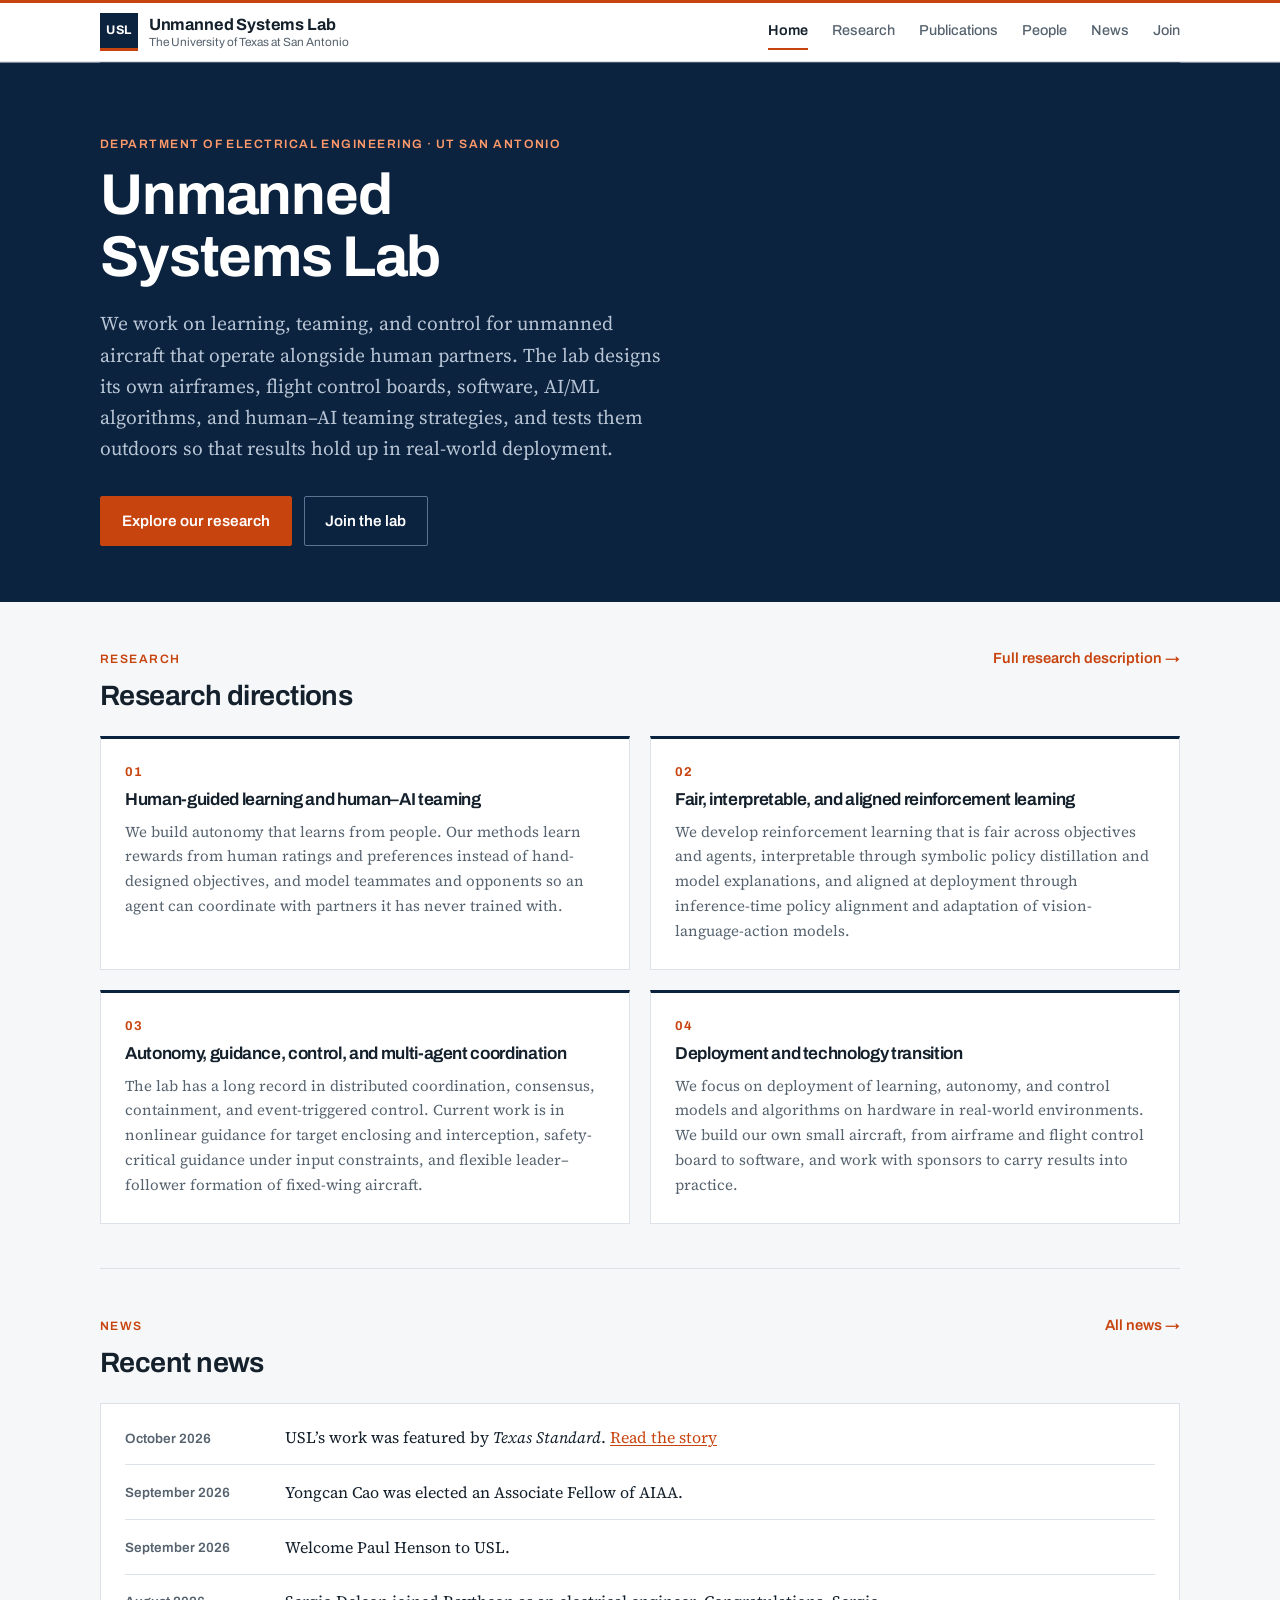
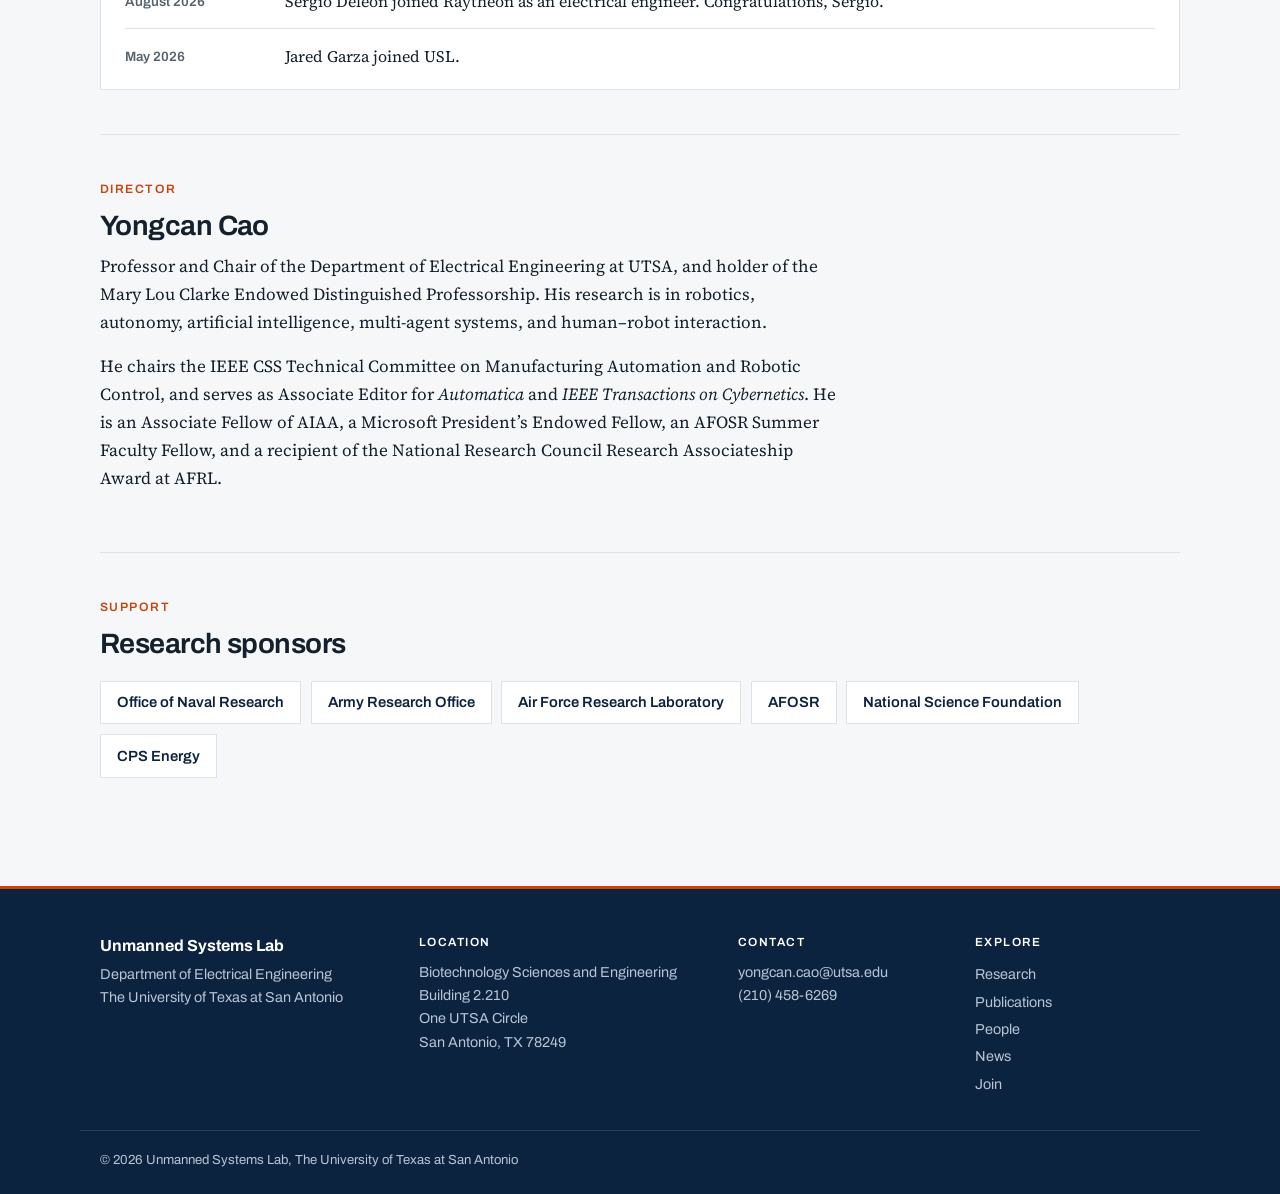
<file: index.html>
<!doctype html>
<html lang="en">
<head>
<meta charset="utf-8">
<meta name="viewport" content="width=device-width, initial-scale=1, viewport-fit=cover">
<title>Unmanned Systems Lab</title>
<meta name="description" content="Research lab at UT San Antonio working on autonomy, learning, and flight-validated control for unmanned aircraft.">
<meta name="theme-color" content="#0C2340">
<link rel="icon" href="data:image/svg+xml,%3Csvg xmlns='http://www.w3.org/2000/svg' viewBox='0 0 32 32'%3E%3Crect width='32' height='32' fill='%230C2340'/%3E%3Crect y='28' width='32' height='4' fill='%23C8440F'/%3E%3Ctext x='16' y='21' font-family='Arial' font-weight='700' font-size='12' fill='white' text-anchor='middle'%3EUSL%3C/text%3E%3C/svg%3E">
<link rel="preconnect" href="https://fonts.googleapis.com">
<link rel="preconnect" href="https://fonts.gstatic.com" crossorigin>
<link rel="stylesheet" href="https://fonts.googleapis.com/css2?family=Archivo:wght@500;600;700&family=Source+Serif+4:ital,opsz,wght@0,8..60,400;0,8..60,600;1,8..60,400&display=swap">
<link rel="stylesheet" href="style.css">
</head>
<body>
<header class="bar"><div class="bar-in">
<a class="brand" href="index.html"><span class="mark" aria-hidden="true">USL</span><span class="brand-txt"><b>Unmanned Systems Lab</b><small>The University of Texas at San Antonio</small></span></a>
<nav aria-label="Main"><a href="index.html" aria-current="page">Home</a><a href="research.html">Research</a><a href="publications.html">Publications</a><a href="people.html">People</a><a href="news.html">News</a><a href="join.html">Join</a></nav>
</div></header>

<div class="wrap">
<main>

<section class="hero band">
  <p class="eyebrow">Department of Electrical Engineering &middot; UT San Antonio</p>
  <h1>Unmanned Systems Lab</h1>
  <p class="lede">We work on learning, teaming, and control for unmanned aircraft that operate alongside human partners. The lab designs its own airframes, flight control boards, software, AI/ML algorithms, and human&ndash;AI teaming strategies, and tests them outdoors so that results hold up in real-world deployment.</p>
  <div class="btns">
    <a class="btn" href="research.html">Explore our research</a>
    <a class="btn ghost" href="join.html">Join the lab</a>
  </div>
</section>

<section>
  <div class="sec-head">
    <div><p class="eyebrow">Research</p><h2>Research directions</h2></div>
    <a class="more" href="research.html">Full research description &rarr;</a>
  </div>
  <div class="grid2">
    <div class="thrust">
      <span class="num">01</span>
      <h3>Human-guided learning and human&ndash;AI teaming</h3>
      <p class="small muted">We build autonomy that learns from people. Our methods learn rewards from human ratings and preferences instead of hand-designed objectives, and model teammates and opponents so an agent can coordinate with partners it has never trained with.</p>
    </div><div class="thrust">
      <span class="num">02</span>
      <h3>Fair, interpretable, and aligned reinforcement learning</h3>
      <p class="small muted">We develop reinforcement learning that is fair across objectives and agents, interpretable through symbolic policy distillation and model explanations, and aligned at deployment through inference-time policy alignment and adaptation of vision-language-action models.</p>
    </div><div class="thrust">
      <span class="num">03</span>
      <h3>Autonomy, guidance, control, and multi-agent coordination</h3>
      <p class="small muted">The lab has a long record in distributed coordination, consensus, containment, and event-triggered control. Current work is in nonlinear guidance for target enclosing and interception, safety-critical guidance under input constraints, and flexible leader&ndash;follower formation of fixed-wing aircraft.</p>
    </div><div class="thrust">
      <span class="num">04</span>
      <h3>Deployment and technology transition</h3>
      <p class="small muted">We focus on deployment of learning, autonomy, and control models and algorithms on hardware in real-world environments. We build our own small aircraft, from airframe and flight control board to software, and work with sponsors to carry results into practice.</p>
    </div>
  </div>
</section>

<section>
  <div class="sec-head">
    <div><p class="eyebrow">News</p><h2>Recent news</h2></div>
    <a class="more" href="news.html">All news &rarr;</a>
  </div>
  <div class="news-list">
    <div class="news-item"><time>October 2026</time><p>USL&rsquo;s work was featured by <em>Texas Standard</em>. <a href="https://specials.texasstandard.org/texas-ai-accessibility-threats/">Read the story</a></p></div>
    <div class="news-item"><time>September 2026</time><p>Yongcan Cao was elected an Associate Fellow of AIAA.</p></div>
    <div class="news-item"><time>September 2026</time><p>Welcome Paul Henson to USL.</p></div>
    <div class="news-item"><time>August 2026</time><p>Sergio Deleon joined Raytheon as an electrical engineer. Congratulations, Sergio.</p></div>
    <div class="news-item"><time>May 2026</time><p>Jared Garza joined USL.</p></div>
  </div>
</section>

<section>
  <p class="eyebrow">Director</p>
  <div class="col">
    <h2>Yongcan Cao</h2>
    <p>Professor and Chair of the Department of Electrical Engineering at UTSA, and holder of the Mary Lou Clarke Endowed Distinguished Professorship. His research is in robotics, autonomy, artificial intelligence, multi-agent systems, and human&ndash;robot interaction.</p>
    <p>He chairs the IEEE CSS Technical Committee on Manufacturing Automation and Robotic Control, and serves as Associate Editor for <em>Automatica</em> and <em>IEEE Transactions on Cybernetics</em>. He is an Associate Fellow of AIAA, a Microsoft President&rsquo;s Endowed Fellow, an AFOSR Summer Faculty Fellow, and a recipient of the National Research Council Research Associateship Award at AFRL.</p>
  </div>
</section>

<section>
  <p class="eyebrow">Support</p>
  <h2>Research sponsors</h2>
  <ul class="sponsors" style="margin-top:1.25rem">
    <li>Office of Naval Research</li><li>Army Research Office</li><li>Air Force Research Laboratory</li><li>AFOSR</li><li>National Science Foundation</li><li>CPS Energy</li>
  </ul>
</section>

</main>
</div>
<footer><div class="wrap foot-grid">
<div><p class="foot-name">Unmanned Systems Lab</p><p>Department of Electrical Engineering<br>The University of Texas at San Antonio</p></div>
<div><p class="foot-h">Location</p><p>Biotechnology Sciences and Engineering Building 2.210<br>One UTSA Circle<br>San Antonio, TX 78249</p></div>
<div><p class="foot-h">Contact</p><p><a href="mailto:yongcan.cao@utsa.edu">yongcan.cao@utsa.edu</a><br><a href="tel:+12104586269">(210) 458-6269</a></p></div>
<div><p class="foot-h">Explore</p><ul class="foot-links"><li><a href="research.html">Research</a></li><li><a href="publications.html">Publications</a></li><li><a href="people.html">People</a></li><li><a href="news.html">News</a></li><li><a href="join.html">Join</a></li></ul></div>
</div><div class="wrap foot-base"><p>&copy; 2026 Unmanned Systems Lab, The University of Texas at San Antonio</p></div></footer>
</body>
</html>
</file>
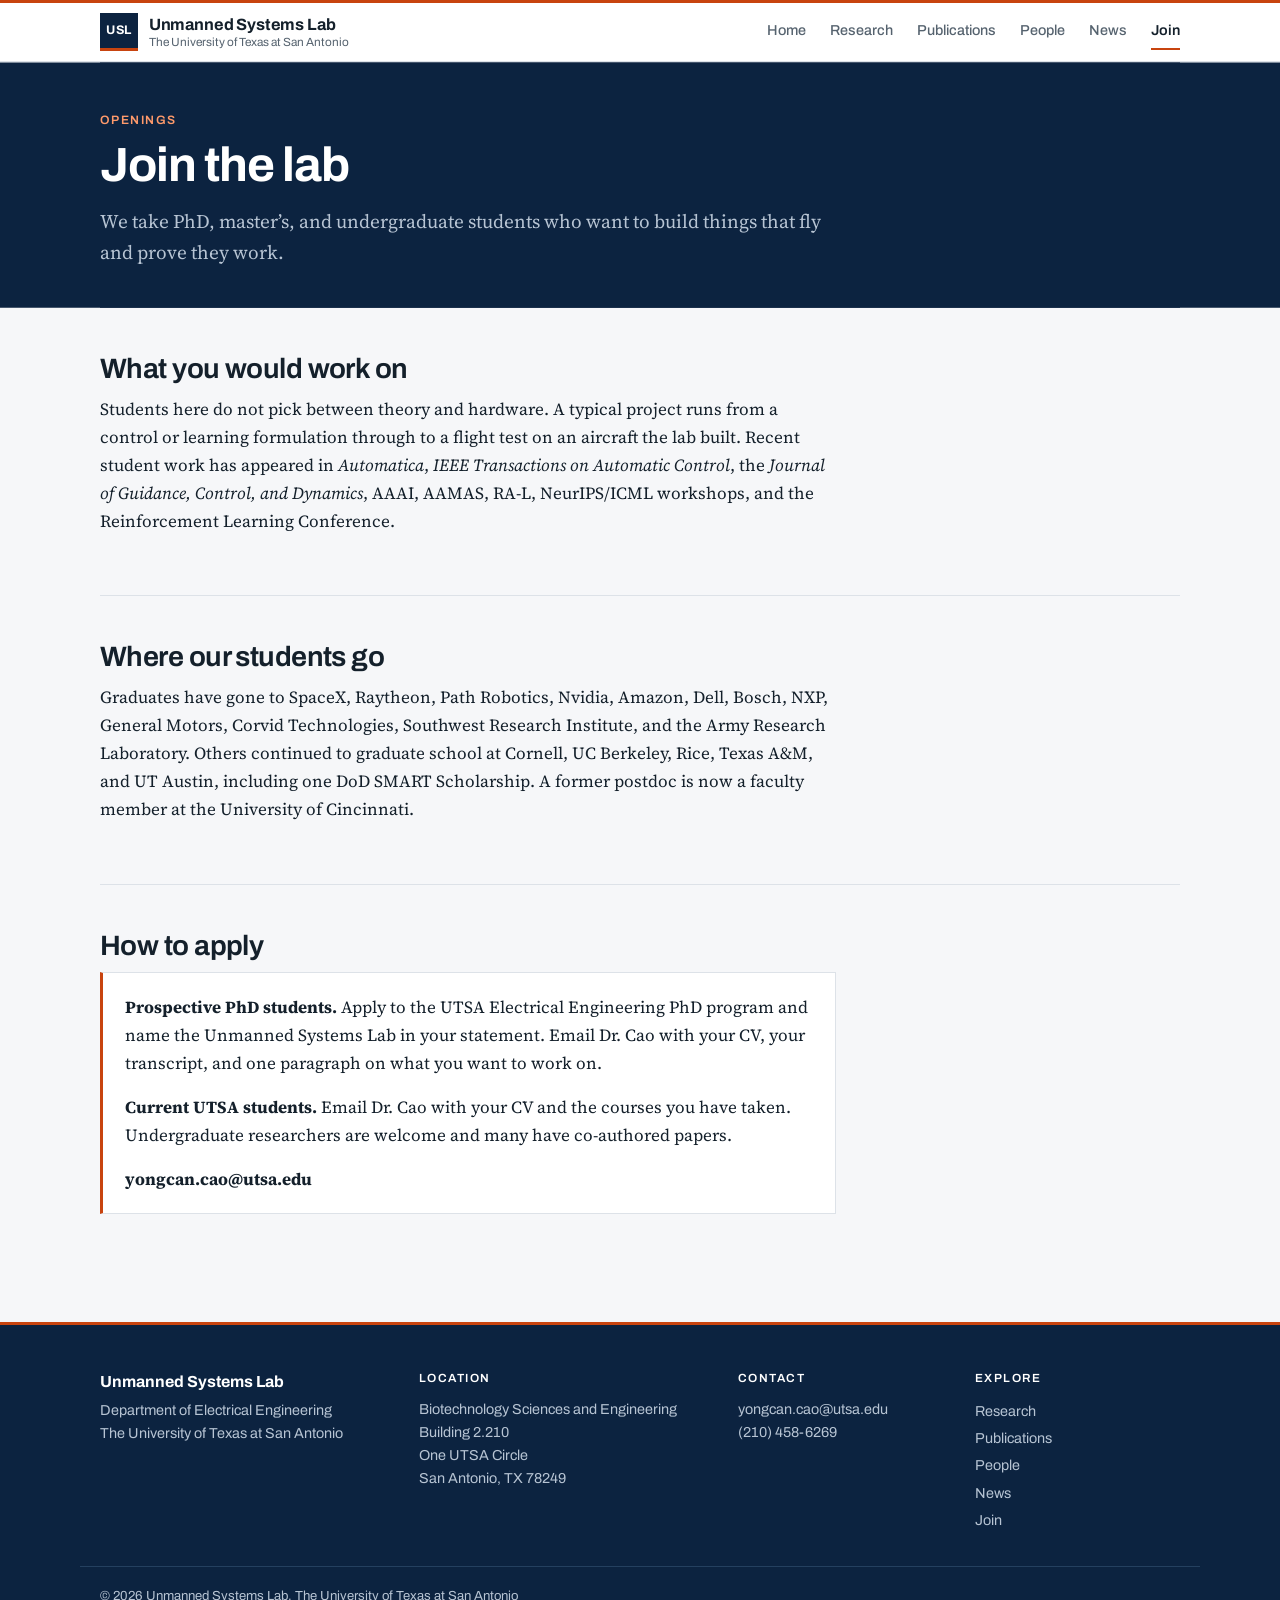
<file: join.html>
<!doctype html>
<html lang="en">
<head>
<meta charset="utf-8">
<meta name="viewport" content="width=device-width, initial-scale=1, viewport-fit=cover">
<title>Join the Lab — Unmanned Systems Lab</title>
<meta name="description" content="Openings and how to apply to the Unmanned Systems Lab at UT San Antonio.">
<meta name="theme-color" content="#0C2340">
<link rel="icon" href="data:image/svg+xml,%3Csvg xmlns='http://www.w3.org/2000/svg' viewBox='0 0 32 32'%3E%3Crect width='32' height='32' fill='%230C2340'/%3E%3Crect y='28' width='32' height='4' fill='%23C8440F'/%3E%3Ctext x='16' y='21' font-family='Arial' font-weight='700' font-size='12' fill='white' text-anchor='middle'%3EUSL%3C/text%3E%3C/svg%3E">
<link rel="preconnect" href="https://fonts.googleapis.com">
<link rel="preconnect" href="https://fonts.gstatic.com" crossorigin>
<link rel="stylesheet" href="https://fonts.googleapis.com/css2?family=Archivo:wght@500;600;700&family=Source+Serif+4:ital,opsz,wght@0,8..60,400;0,8..60,600;1,8..60,400&display=swap">
<link rel="stylesheet" href="style.css">
</head>
<body>
<header class="bar"><div class="bar-in">
<a class="brand" href="index.html"><span class="mark" aria-hidden="true">USL</span><span class="brand-txt"><b>Unmanned Systems Lab</b><small>The University of Texas at San Antonio</small></span></a>
<nav aria-label="Main"><a href="index.html">Home</a><a href="research.html">Research</a><a href="publications.html">Publications</a><a href="people.html">People</a><a href="news.html">News</a><a href="join.html" aria-current="page">Join</a></nav>
</div></header>

<div class="wrap">
<main>
<section class="page-head band">
  <p class="eyebrow">Openings</p>
  <h1>Join the lab</h1>
  <p class="lede col">We take PhD, master&rsquo;s, and undergraduate students who want to build things that fly and prove they work.</p>
</section>

<section>
  <h2>What you would work on</h2>
  <div class="col">
    <p>Students here do not pick between theory and hardware. A typical project runs from a control or learning formulation through to a flight test on an aircraft the lab built. Recent student work has appeared in <em>Automatica</em>, <em>IEEE Transactions on Automatic Control</em>, the <em>Journal of Guidance, Control, and Dynamics</em>, AAAI, AAMAS, RA-L, NeurIPS/ICML workshops, and the Reinforcement Learning Conference.</p>
  </div>
</section>

<section>
  <h2>Where our students go</h2>
  <div class="col">
    <p>Graduates have gone to SpaceX, Raytheon, Path Robotics, Nvidia, Amazon, Dell, Bosch, NXP, General Motors, Corvid Technologies, Southwest Research Institute, and the Army Research Laboratory. Others continued to graduate school at Cornell, UC Berkeley, Rice, Texas A&amp;M, and UT Austin, including one DoD SMART Scholarship. A former postdoc is now a faculty member at the University of Cincinnati.</p>
  </div>
</section>

<section>
  <h2>How to apply</h2>
  <div class="col">
    <div class="callout">
      <p><strong>Prospective PhD students.</strong> Apply to the UTSA Electrical Engineering PhD program and name the Unmanned Systems Lab in your statement. Email Dr. Cao with your CV, your transcript, and one paragraph on what you want to work on.</p>
      <p><strong>Current UTSA students.</strong> Email Dr. Cao with your CV and the courses you have taken. Undergraduate researchers are welcome and many have co-authored papers.</p>
      <p style="margin-top:1rem"><strong>yongcan.cao@utsa.edu</strong></p>
    </div>
  </div>
</section>
</main>
</div>
<footer><div class="wrap foot-grid">
<div><p class="foot-name">Unmanned Systems Lab</p><p>Department of Electrical Engineering<br>The University of Texas at San Antonio</p></div>
<div><p class="foot-h">Location</p><p>Biotechnology Sciences and Engineering Building 2.210<br>One UTSA Circle<br>San Antonio, TX 78249</p></div>
<div><p class="foot-h">Contact</p><p><a href="mailto:yongcan.cao@utsa.edu">yongcan.cao@utsa.edu</a><br><a href="tel:+12104586269">(210) 458-6269</a></p></div>
<div><p class="foot-h">Explore</p><ul class="foot-links"><li><a href="research.html">Research</a></li><li><a href="publications.html">Publications</a></li><li><a href="people.html">People</a></li><li><a href="news.html">News</a></li><li><a href="join.html">Join</a></li></ul></div>
</div><div class="wrap foot-base"><p>&copy; 2026 Unmanned Systems Lab, The University of Texas at San Antonio</p></div></footer>
</body>
</html>
</file>
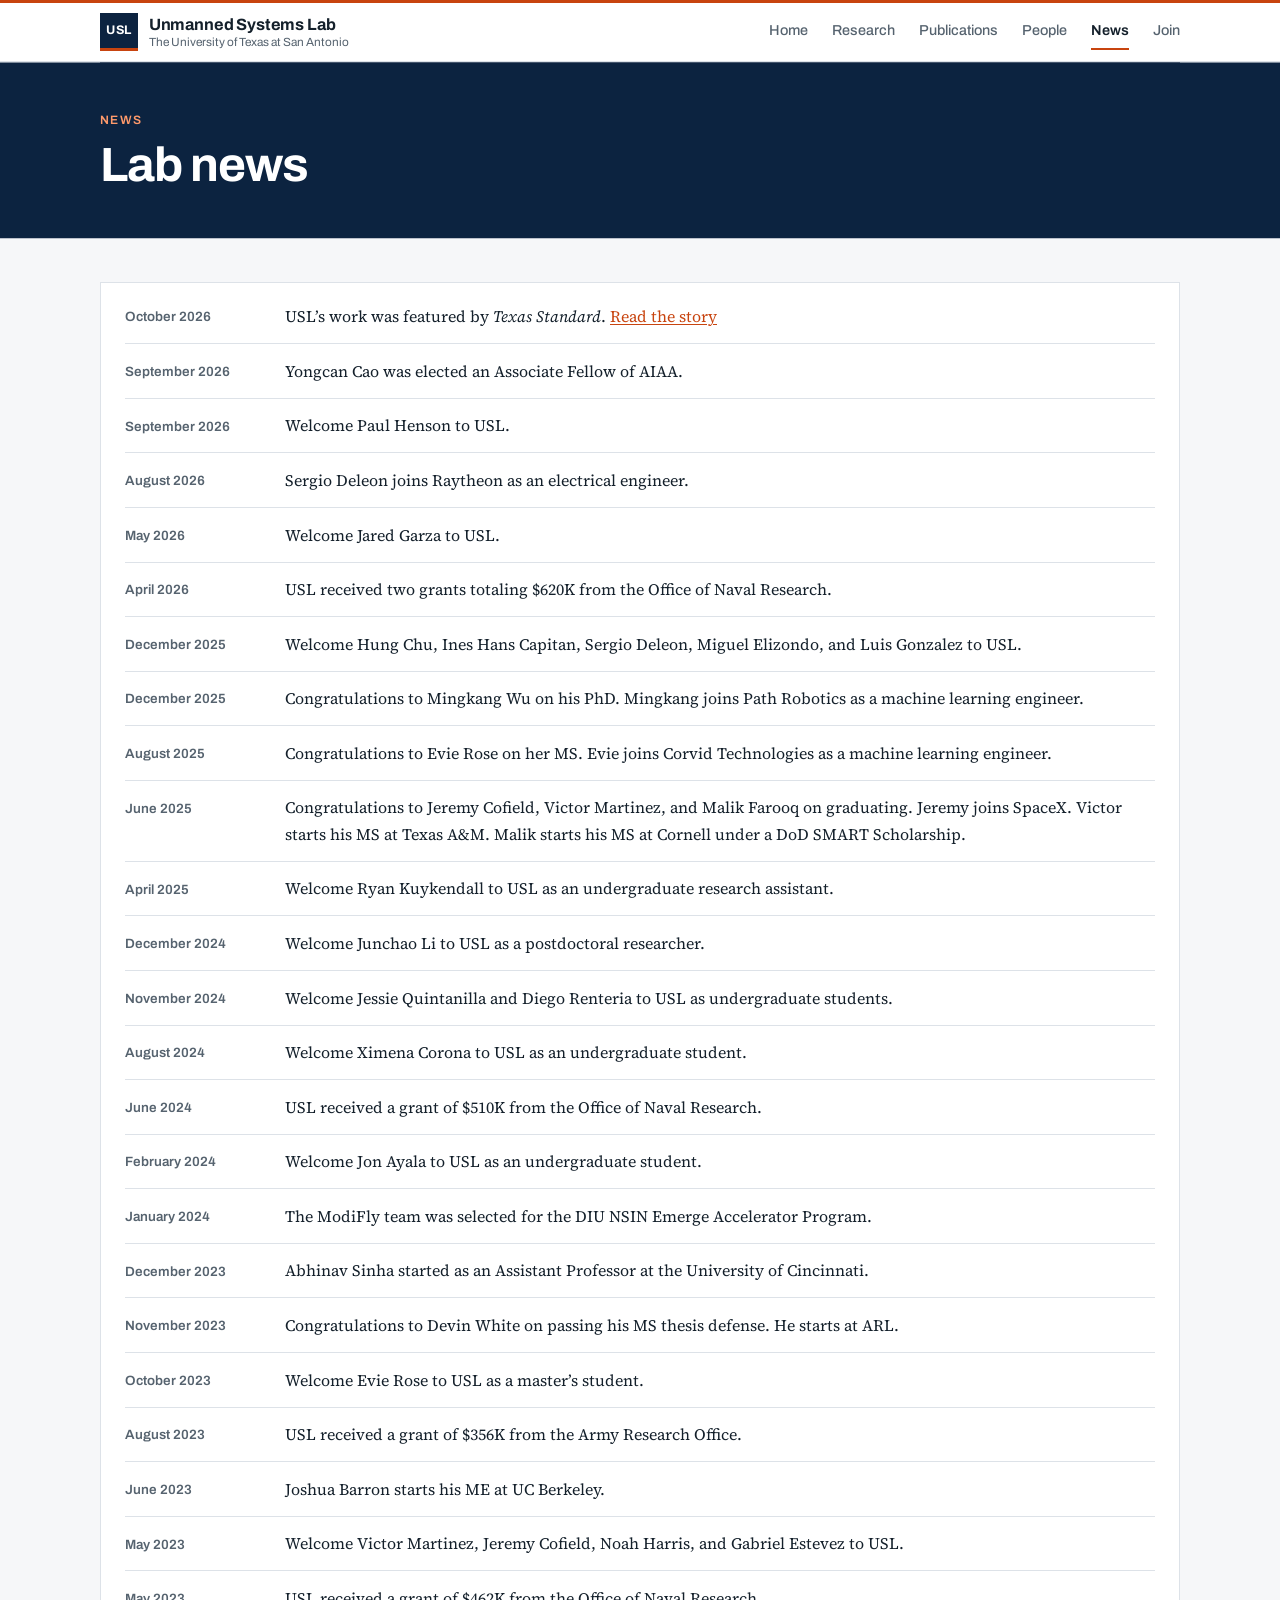
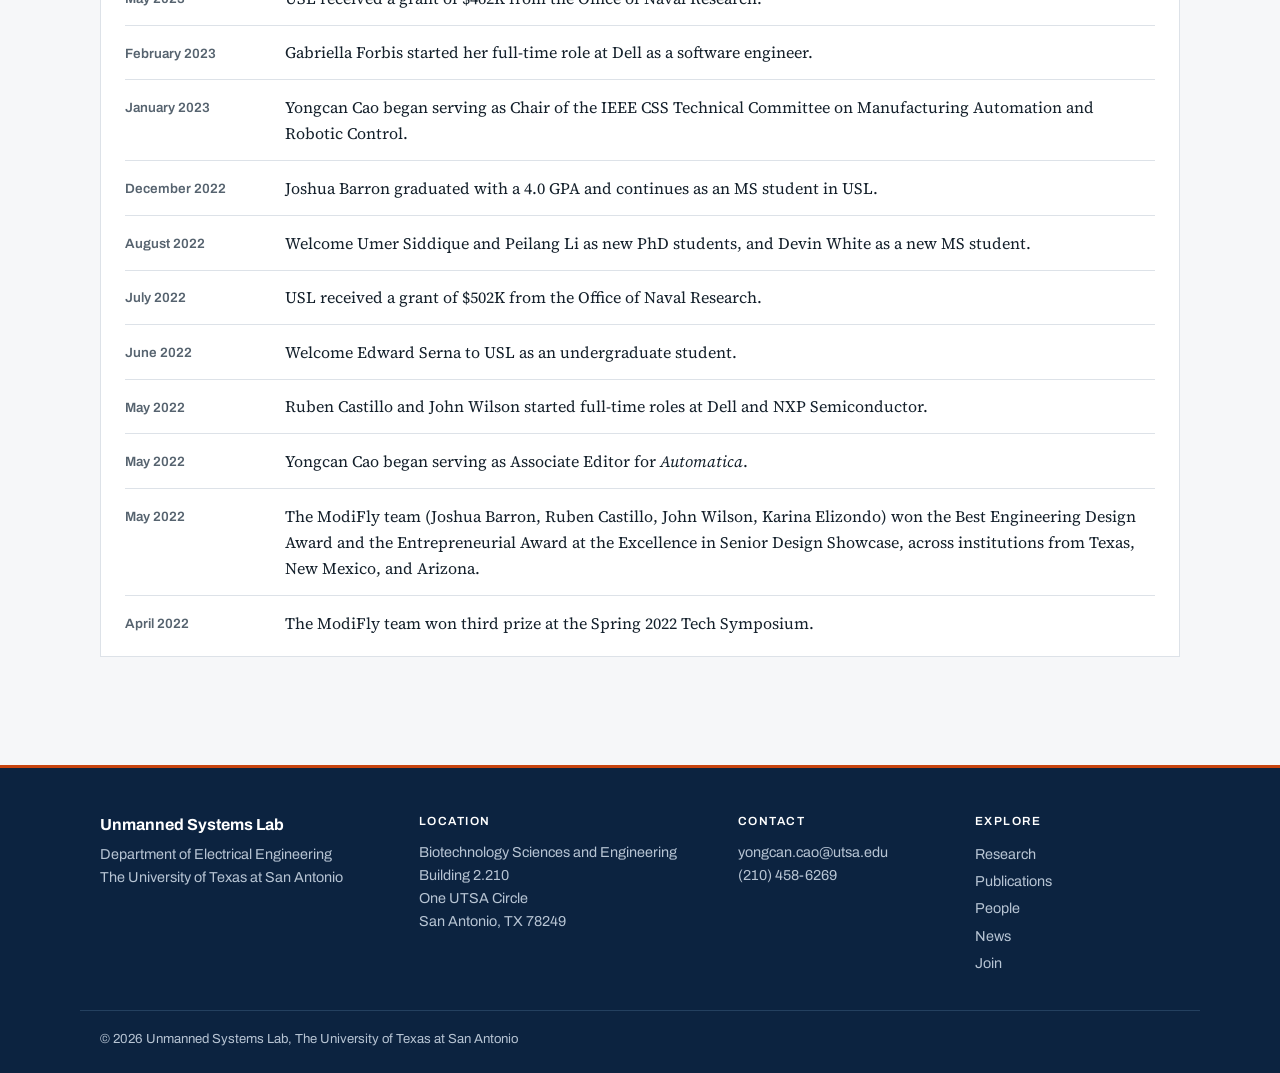
<file: news.html>
<!doctype html>
<html lang="en">
<head>
<meta charset="utf-8">
<meta name="viewport" content="width=device-width, initial-scale=1, viewport-fit=cover">
<title>News — Unmanned Systems Lab</title>
<meta name="description" content="News and announcements from the Unmanned Systems Lab at UT San Antonio.">
<meta name="theme-color" content="#0C2340">
<link rel="icon" href="data:image/svg+xml,%3Csvg xmlns='http://www.w3.org/2000/svg' viewBox='0 0 32 32'%3E%3Crect width='32' height='32' fill='%230C2340'/%3E%3Crect y='28' width='32' height='4' fill='%23C8440F'/%3E%3Ctext x='16' y='21' font-family='Arial' font-weight='700' font-size='12' fill='white' text-anchor='middle'%3EUSL%3C/text%3E%3C/svg%3E">
<link rel="preconnect" href="https://fonts.googleapis.com">
<link rel="preconnect" href="https://fonts.gstatic.com" crossorigin>
<link rel="stylesheet" href="https://fonts.googleapis.com/css2?family=Archivo:wght@500;600;700&family=Source+Serif+4:ital,opsz,wght@0,8..60,400;0,8..60,600;1,8..60,400&display=swap">
<link rel="stylesheet" href="style.css">
</head>
<body>
<header class="bar"><div class="bar-in">
<a class="brand" href="index.html"><span class="mark" aria-hidden="true">USL</span><span class="brand-txt"><b>Unmanned Systems Lab</b><small>The University of Texas at San Antonio</small></span></a>
<nav aria-label="Main"><a href="index.html">Home</a><a href="research.html">Research</a><a href="publications.html">Publications</a><a href="people.html">People</a><a href="news.html" aria-current="page">News</a><a href="join.html">Join</a></nav>
</div></header>

<div class="wrap">
<main>
<section class="page-head band">
  <p class="eyebrow">News</p>
  <h1>Lab news</h1>
</section>
<section>
<div class="news-list">
  <div class="news-item"><time>October 2026</time><p>USL&rsquo;s work was featured by <em>Texas Standard</em>. <a href="https://specials.texasstandard.org/texas-ai-accessibility-threats/">Read the story</a></p></div>
  <div class="news-item"><time>September 2026</time><p>Yongcan Cao was elected an Associate Fellow of AIAA.</p></div>
    <div class="news-item"><time>September 2026</time><p>Welcome Paul Henson to USL.</p></div>
  <div class="news-item"><time>August 2026</time><p>Sergio Deleon joins Raytheon as an electrical engineer.</p></div>
  <div class="news-item"><time>May 2026</time><p>Welcome Jared Garza to USL.</p></div>
  <div class="news-item"><time>April 2026</time><p>USL received two grants totaling $620K from the Office of Naval Research.</p></div><div class="news-item"><time>December 2025</time><p>Welcome Hung Chu, Ines Hans Capitan, Sergio Deleon, Miguel Elizondo, and Luis Gonzalez to USL.</p></div><div class="news-item"><time>December 2025</time><p>Congratulations to Mingkang Wu on his PhD. Mingkang joins Path Robotics as a machine learning engineer.</p></div><div class="news-item"><time>August 2025</time><p>Congratulations to Evie Rose on her MS. Evie joins Corvid Technologies as a machine learning engineer.</p></div><div class="news-item"><time>June 2025</time><p>Congratulations to Jeremy Cofield, Victor Martinez, and Malik Farooq on graduating. Jeremy joins SpaceX. Victor starts his MS at Texas A&amp;M. Malik starts his MS at Cornell under a DoD SMART Scholarship.</p></div><div class="news-item"><time>April 2025</time><p>Welcome Ryan Kuykendall to USL as an undergraduate research assistant.</p></div><div class="news-item"><time>December 2024</time><p>Welcome Junchao Li to USL as a postdoctoral researcher.</p></div><div class="news-item"><time>November 2024</time><p>Welcome Jessie Quintanilla and Diego Renteria to USL as undergraduate students.</p></div><div class="news-item"><time>August 2024</time><p>Welcome Ximena Corona to USL as an undergraduate student.</p></div><div class="news-item"><time>June 2024</time><p>USL received a grant of $510K from the Office of Naval Research.</p></div><div class="news-item"><time>February 2024</time><p>Welcome Jon Ayala to USL as an undergraduate student.</p></div><div class="news-item"><time>January 2024</time><p>The ModiFly team was selected for the DIU NSIN Emerge Accelerator Program.</p></div><div class="news-item"><time>December 2023</time><p>Abhinav Sinha started as an Assistant Professor at the University of Cincinnati.</p></div><div class="news-item"><time>November 2023</time><p>Congratulations to Devin White on passing his MS thesis defense. He starts at ARL.</p></div><div class="news-item"><time>October 2023</time><p>Welcome Evie Rose to USL as a master’s student.</p></div><div class="news-item"><time>August 2023</time><p>USL received a grant of $356K from the Army Research Office.</p></div><div class="news-item"><time>June 2023</time><p>Joshua Barron starts his ME at UC Berkeley.</p></div><div class="news-item"><time>May 2023</time><p>Welcome Victor Martinez, Jeremy Cofield, Noah Harris, and Gabriel Estevez to USL.</p></div><div class="news-item"><time>May 2023</time><p>USL received a grant of $462K from the Office of Naval Research.</p></div><div class="news-item"><time>February 2023</time><p>Gabriella Forbis started her full-time role at Dell as a software engineer.</p></div><div class="news-item"><time>January 2023</time><p>Yongcan Cao began serving as Chair of the IEEE CSS Technical Committee on Manufacturing Automation and Robotic Control.</p></div><div class="news-item"><time>December 2022</time><p>Joshua Barron graduated with a 4.0 GPA and continues as an MS student in USL.</p></div><div class="news-item"><time>August 2022</time><p>Welcome Umer Siddique and Peilang Li as new PhD students, and Devin White as a new MS student.</p></div><div class="news-item"><time>July 2022</time><p>USL received a grant of $502K from the Office of Naval Research.</p></div><div class="news-item"><time>June 2022</time><p>Welcome Edward Serna to USL as an undergraduate student.</p></div><div class="news-item"><time>May 2022</time><p>Ruben Castillo and John Wilson started full-time roles at Dell and NXP Semiconductor.</p></div><div class="news-item"><time>May 2022</time><p>Yongcan Cao began serving as Associate Editor for <em>Automatica</em>.</p></div><div class="news-item"><time>May 2022</time><p>The ModiFly team (Joshua Barron, Ruben Castillo, John Wilson, Karina Elizondo) won the Best Engineering Design Award and the Entrepreneurial Award at the Excellence in Senior Design Showcase, across institutions from Texas, New Mexico, and Arizona.</p></div><div class="news-item"><time>April 2022</time><p>The ModiFly team won third prize at the Spring 2022 Tech Symposium.</p></div>
</div>
</section>
</main>
</div>
<footer><div class="wrap foot-grid">
<div><p class="foot-name">Unmanned Systems Lab</p><p>Department of Electrical Engineering<br>The University of Texas at San Antonio</p></div>
<div><p class="foot-h">Location</p><p>Biotechnology Sciences and Engineering Building 2.210<br>One UTSA Circle<br>San Antonio, TX 78249</p></div>
<div><p class="foot-h">Contact</p><p><a href="mailto:yongcan.cao@utsa.edu">yongcan.cao@utsa.edu</a><br><a href="tel:+12104586269">(210) 458-6269</a></p></div>
<div><p class="foot-h">Explore</p><ul class="foot-links"><li><a href="research.html">Research</a></li><li><a href="publications.html">Publications</a></li><li><a href="people.html">People</a></li><li><a href="news.html">News</a></li><li><a href="join.html">Join</a></li></ul></div>
</div><div class="wrap foot-base"><p>&copy; 2026 Unmanned Systems Lab, The University of Texas at San Antonio</p></div></footer>
</body>
</html>
</file>
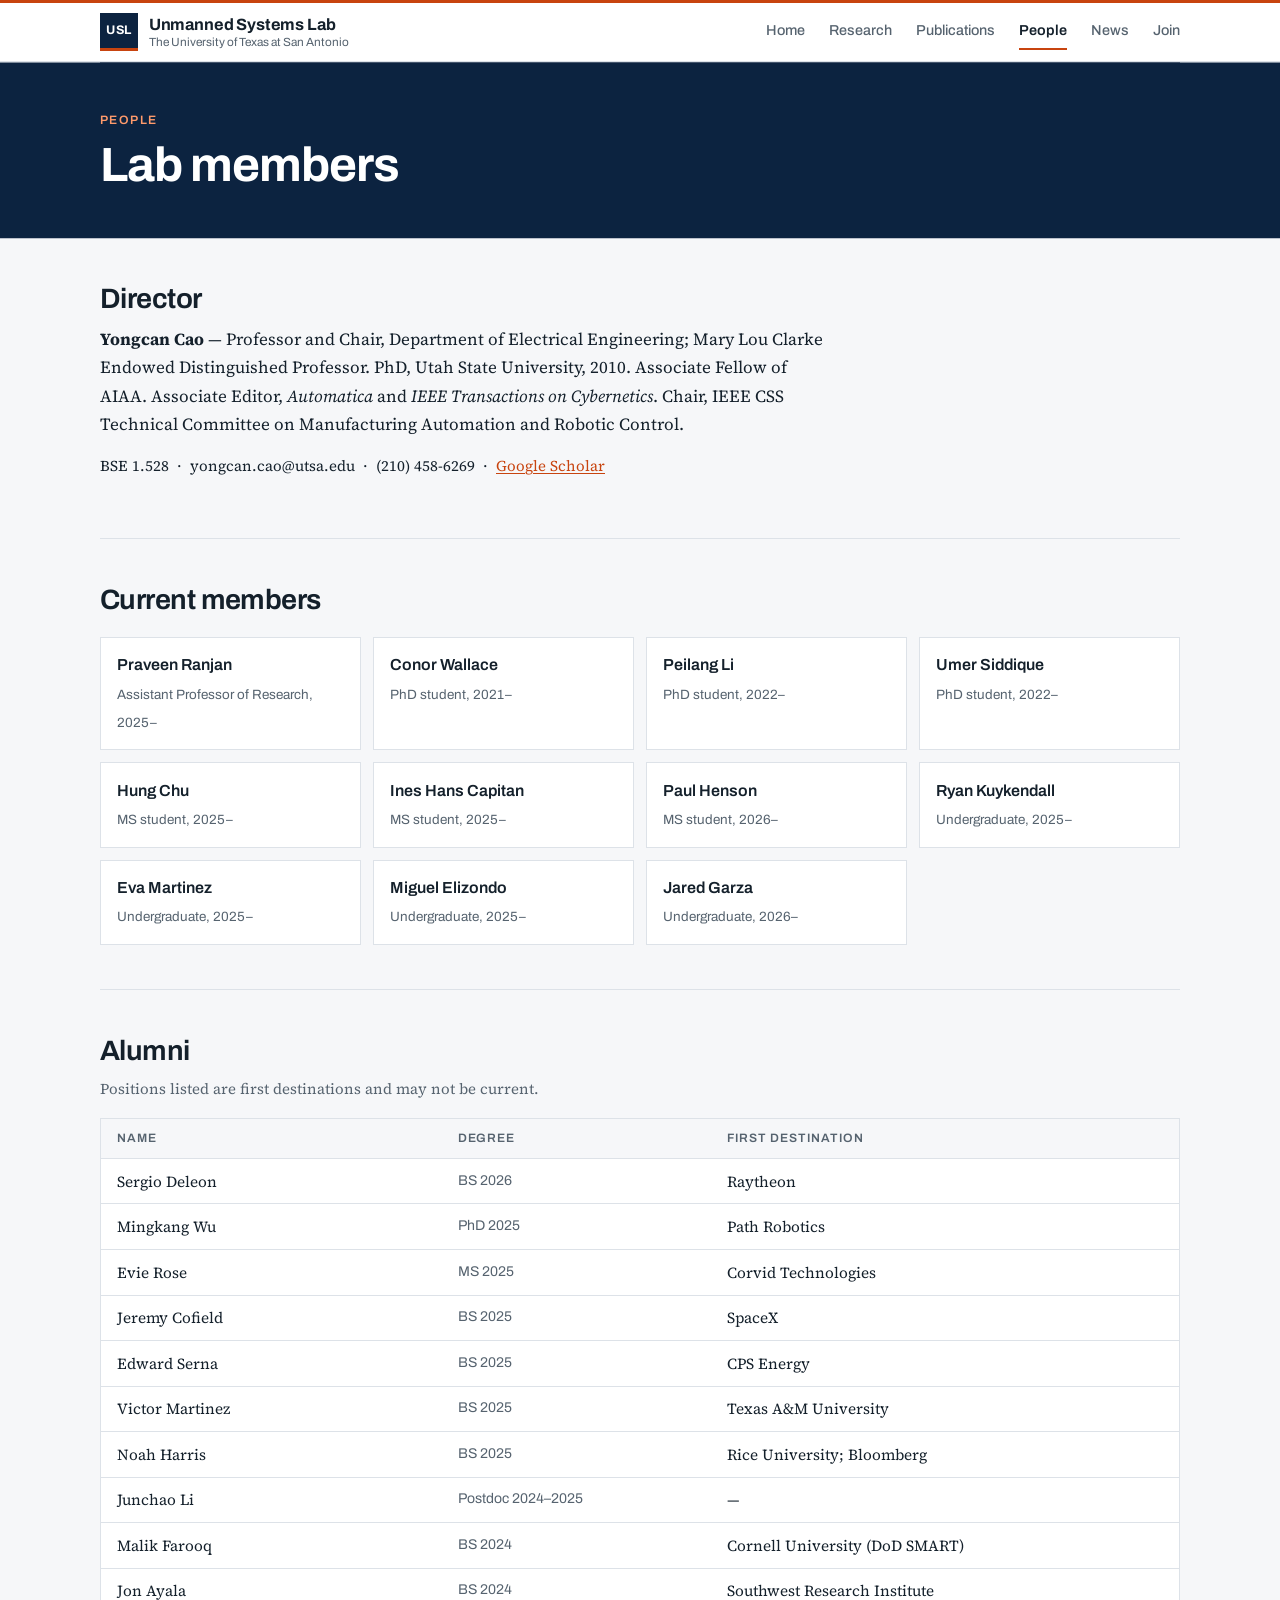
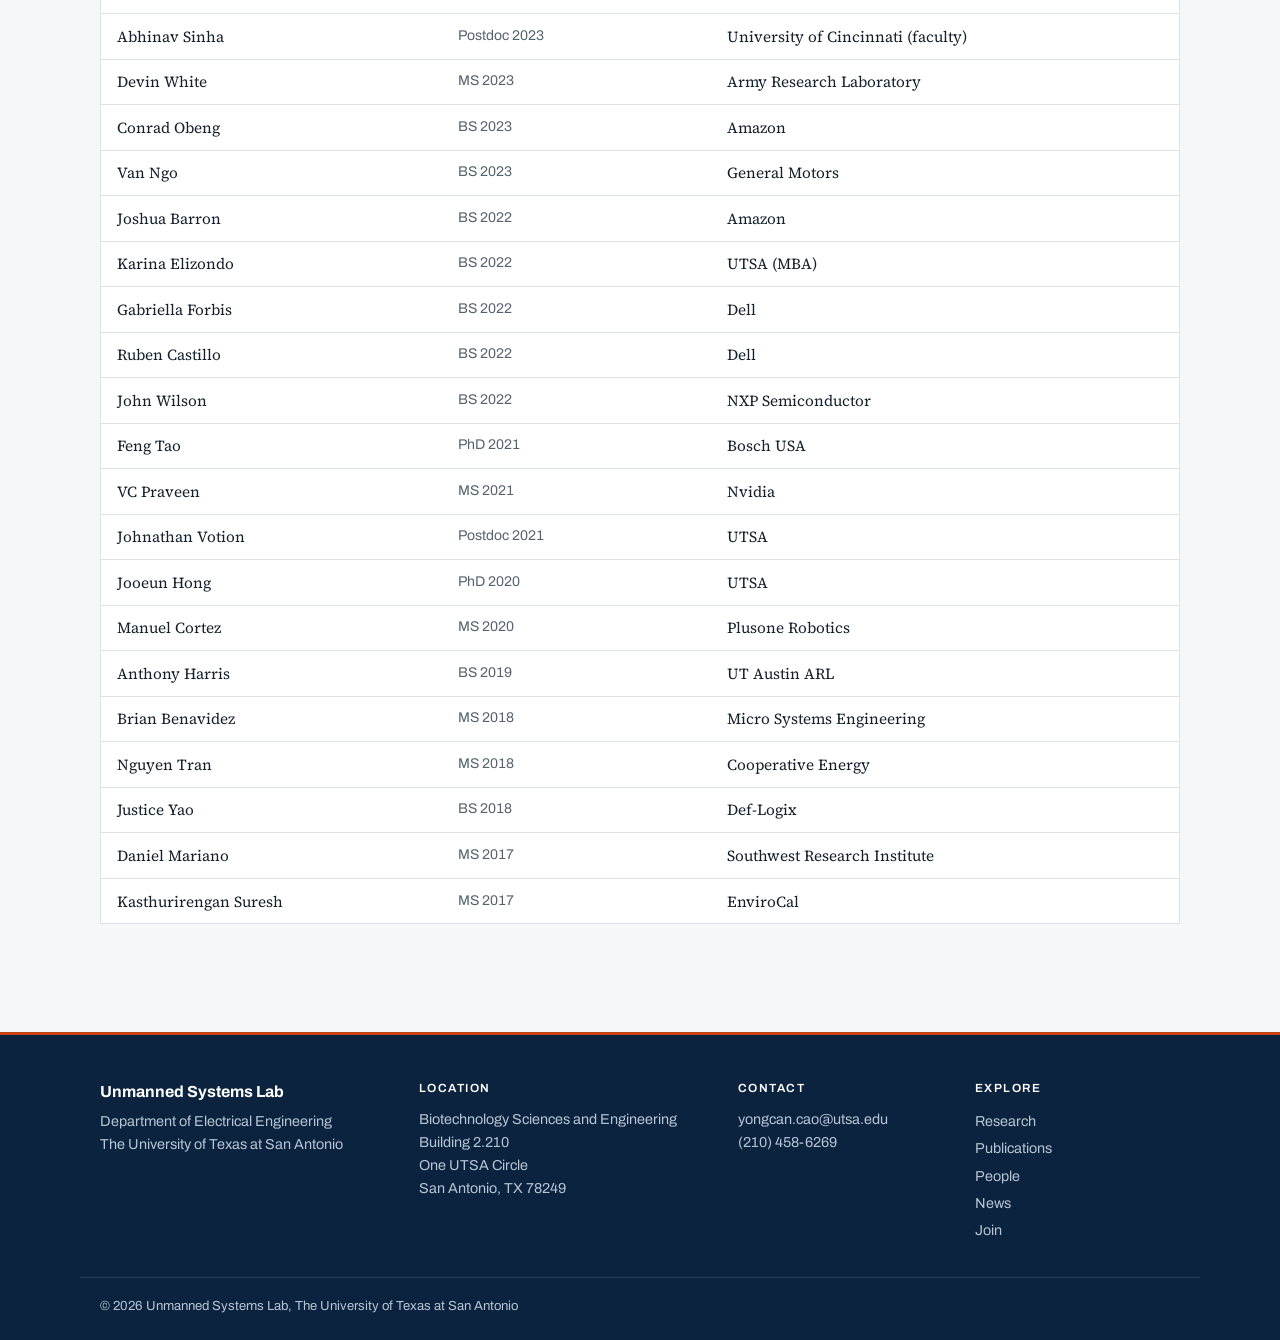
<file: people.html>
<!doctype html>
<html lang="en">
<head>
<meta charset="utf-8">
<meta name="viewport" content="width=device-width, initial-scale=1, viewport-fit=cover">
<title>People — Unmanned Systems Lab</title>
<meta name="description" content="Current members and alumni of the Unmanned Systems Lab at UT San Antonio.">
<meta name="theme-color" content="#0C2340">
<link rel="icon" href="data:image/svg+xml,%3Csvg xmlns='http://www.w3.org/2000/svg' viewBox='0 0 32 32'%3E%3Crect width='32' height='32' fill='%230C2340'/%3E%3Crect y='28' width='32' height='4' fill='%23C8440F'/%3E%3Ctext x='16' y='21' font-family='Arial' font-weight='700' font-size='12' fill='white' text-anchor='middle'%3EUSL%3C/text%3E%3C/svg%3E">
<link rel="preconnect" href="https://fonts.googleapis.com">
<link rel="preconnect" href="https://fonts.gstatic.com" crossorigin>
<link rel="stylesheet" href="https://fonts.googleapis.com/css2?family=Archivo:wght@500;600;700&family=Source+Serif+4:ital,opsz,wght@0,8..60,400;0,8..60,600;1,8..60,400&display=swap">
<link rel="stylesheet" href="style.css">
</head>
<body>
<header class="bar"><div class="bar-in">
<a class="brand" href="index.html"><span class="mark" aria-hidden="true">USL</span><span class="brand-txt"><b>Unmanned Systems Lab</b><small>The University of Texas at San Antonio</small></span></a>
<nav aria-label="Main"><a href="index.html">Home</a><a href="research.html">Research</a><a href="publications.html">Publications</a><a href="people.html" aria-current="page">People</a><a href="news.html">News</a><a href="join.html">Join</a></nav>
</div></header>

<div class="wrap">
<main>
<section class="page-head band">
  <p class="eyebrow">People</p>
  <h1>Lab members</h1>
</section>

<section>
  <h2>Director</h2>
  <div class="col">
    <p><strong>Yongcan Cao</strong> &mdash; Professor and Chair, Department of Electrical Engineering; Mary Lou Clarke Endowed Distinguished Professor. PhD, Utah State University, 2010. Associate Fellow of AIAA. Associate Editor, <em>Automatica</em> and <em>IEEE Transactions on Cybernetics</em>. Chair, IEEE CSS Technical Committee on Manufacturing Automation and Robotic Control.</p>
    <p class="small">BSE 1.528 &nbsp;&middot;&nbsp; yongcan.cao@utsa.edu &nbsp;&middot;&nbsp; (210) 458-6269 &nbsp;&middot;&nbsp; <a href="https://scholar.google.com/citations?user=PH7yXPoAAAAJ&amp;hl=en">Google Scholar</a></p>
  </div>
</section>

<section>
  <h2>Current members</h2>
  <div class="people" style="margin-top:1.25rem">
    <div class="person"><b>Praveen Ranjan</b><span>Assistant Professor of Research, 2025–</span></div><div class="person"><b>Conor Wallace</b><span>PhD student, 2021–</span></div><div class="person"><b>Peilang Li</b><span>PhD student, 2022–</span></div><div class="person"><b>Umer Siddique</b><span>PhD student, 2022–</span></div><div class="person"><b>Hung Chu</b><span>MS student, 2025–</span></div><div class="person"><b>Ines Hans Capitan</b><span>MS student, 2025–</span></div><div class="person"><b>Paul Henson</b><span>MS student, 2026–</span></div><div class="person"><b>Ryan Kuykendall</b><span>Undergraduate, 2025–</span></div><div class="person"><b>Eva Martinez</b><span>Undergraduate, 2025–</span></div><div class="person"><b>Miguel Elizondo</b><span>Undergraduate, 2025–</span></div><div class="person"><b>Jared Garza</b><span>Undergraduate, 2026–</span></div>
  </div>
</section>

<section>
  <h2>Alumni</h2>
  <p class="small muted">Positions listed are first destinations and may not be current.</p>
  <div class="scroll" style="margin-top:1rem">
  <table>
    <thead><tr><th>Name</th><th>Degree</th><th>First destination</th></tr></thead>
    <tbody><tr><td>Sergio Deleon</td><td class="yr">BS 2026</td><td>Raytheon</td></tr><tr><td>Mingkang Wu</td><td class="yr">PhD 2025</td><td>Path Robotics</td></tr><tr><td>Evie Rose</td><td class="yr">MS 2025</td><td>Corvid Technologies</td></tr><tr><td>Jeremy Cofield</td><td class="yr">BS 2025</td><td>SpaceX</td></tr><tr><td>Edward Serna</td><td class="yr">BS 2025</td><td>CPS Energy</td></tr><tr><td>Victor Martinez</td><td class="yr">BS 2025</td><td>Texas A&amp;M University</td></tr><tr><td>Noah Harris</td><td class="yr">BS 2025</td><td>Rice University; Bloomberg</td></tr><tr><td>Junchao Li</td><td class="yr">Postdoc 2024–2025</td><td>&mdash;</td></tr><tr><td>Malik Farooq</td><td class="yr">BS 2024</td><td>Cornell University (DoD SMART)</td></tr><tr><td>Jon Ayala</td><td class="yr">BS 2024</td><td>Southwest Research Institute</td></tr><tr><td>Abhinav Sinha</td><td class="yr">Postdoc 2023</td><td>University of Cincinnati (faculty)</td></tr><tr><td>Devin White</td><td class="yr">MS 2023</td><td>Army Research Laboratory</td></tr><tr><td>Conrad Obeng</td><td class="yr">BS 2023</td><td>Amazon</td></tr><tr><td>Van Ngo</td><td class="yr">BS 2023</td><td>General Motors</td></tr><tr><td>Joshua Barron</td><td class="yr">BS 2022</td><td>Amazon</td></tr><tr><td>Karina Elizondo</td><td class="yr">BS 2022</td><td>UTSA (MBA)</td></tr><tr><td>Gabriella Forbis</td><td class="yr">BS 2022</td><td>Dell</td></tr><tr><td>Ruben Castillo</td><td class="yr">BS 2022</td><td>Dell</td></tr><tr><td>John Wilson</td><td class="yr">BS 2022</td><td>NXP Semiconductor</td></tr><tr><td>Feng Tao</td><td class="yr">PhD 2021</td><td>Bosch USA</td></tr><tr><td>VC Praveen</td><td class="yr">MS 2021</td><td>Nvidia</td></tr><tr><td>Johnathan Votion</td><td class="yr">Postdoc 2021</td><td>UTSA</td></tr><tr><td>Jooeun Hong</td><td class="yr">PhD 2020</td><td>UTSA</td></tr><tr><td>Manuel Cortez</td><td class="yr">MS 2020</td><td>Plusone Robotics</td></tr><tr><td>Anthony Harris</td><td class="yr">BS 2019</td><td>UT Austin ARL</td></tr><tr><td>Brian Benavidez</td><td class="yr">MS 2018</td><td>Micro Systems Engineering</td></tr><tr><td>Nguyen Tran</td><td class="yr">MS 2018</td><td>Cooperative Energy</td></tr><tr><td>Justice Yao</td><td class="yr">BS 2018</td><td>Def-Logix</td></tr><tr><td>Daniel Mariano</td><td class="yr">MS 2017</td><td>Southwest Research Institute</td></tr><tr><td>Kasthurirengan Suresh</td><td class="yr">MS 2017</td><td>EnviroCal</td></tr></tbody>
  </table>
  </div>
</section>
</main>
</div>
<footer><div class="wrap foot-grid">
<div><p class="foot-name">Unmanned Systems Lab</p><p>Department of Electrical Engineering<br>The University of Texas at San Antonio</p></div>
<div><p class="foot-h">Location</p><p>Biotechnology Sciences and Engineering Building 2.210<br>One UTSA Circle<br>San Antonio, TX 78249</p></div>
<div><p class="foot-h">Contact</p><p><a href="mailto:yongcan.cao@utsa.edu">yongcan.cao@utsa.edu</a><br><a href="tel:+12104586269">(210) 458-6269</a></p></div>
<div><p class="foot-h">Explore</p><ul class="foot-links"><li><a href="research.html">Research</a></li><li><a href="publications.html">Publications</a></li><li><a href="people.html">People</a></li><li><a href="news.html">News</a></li><li><a href="join.html">Join</a></li></ul></div>
</div><div class="wrap foot-base"><p>&copy; 2026 Unmanned Systems Lab, The University of Texas at San Antonio</p></div></footer>
</body>
</html>
</file>
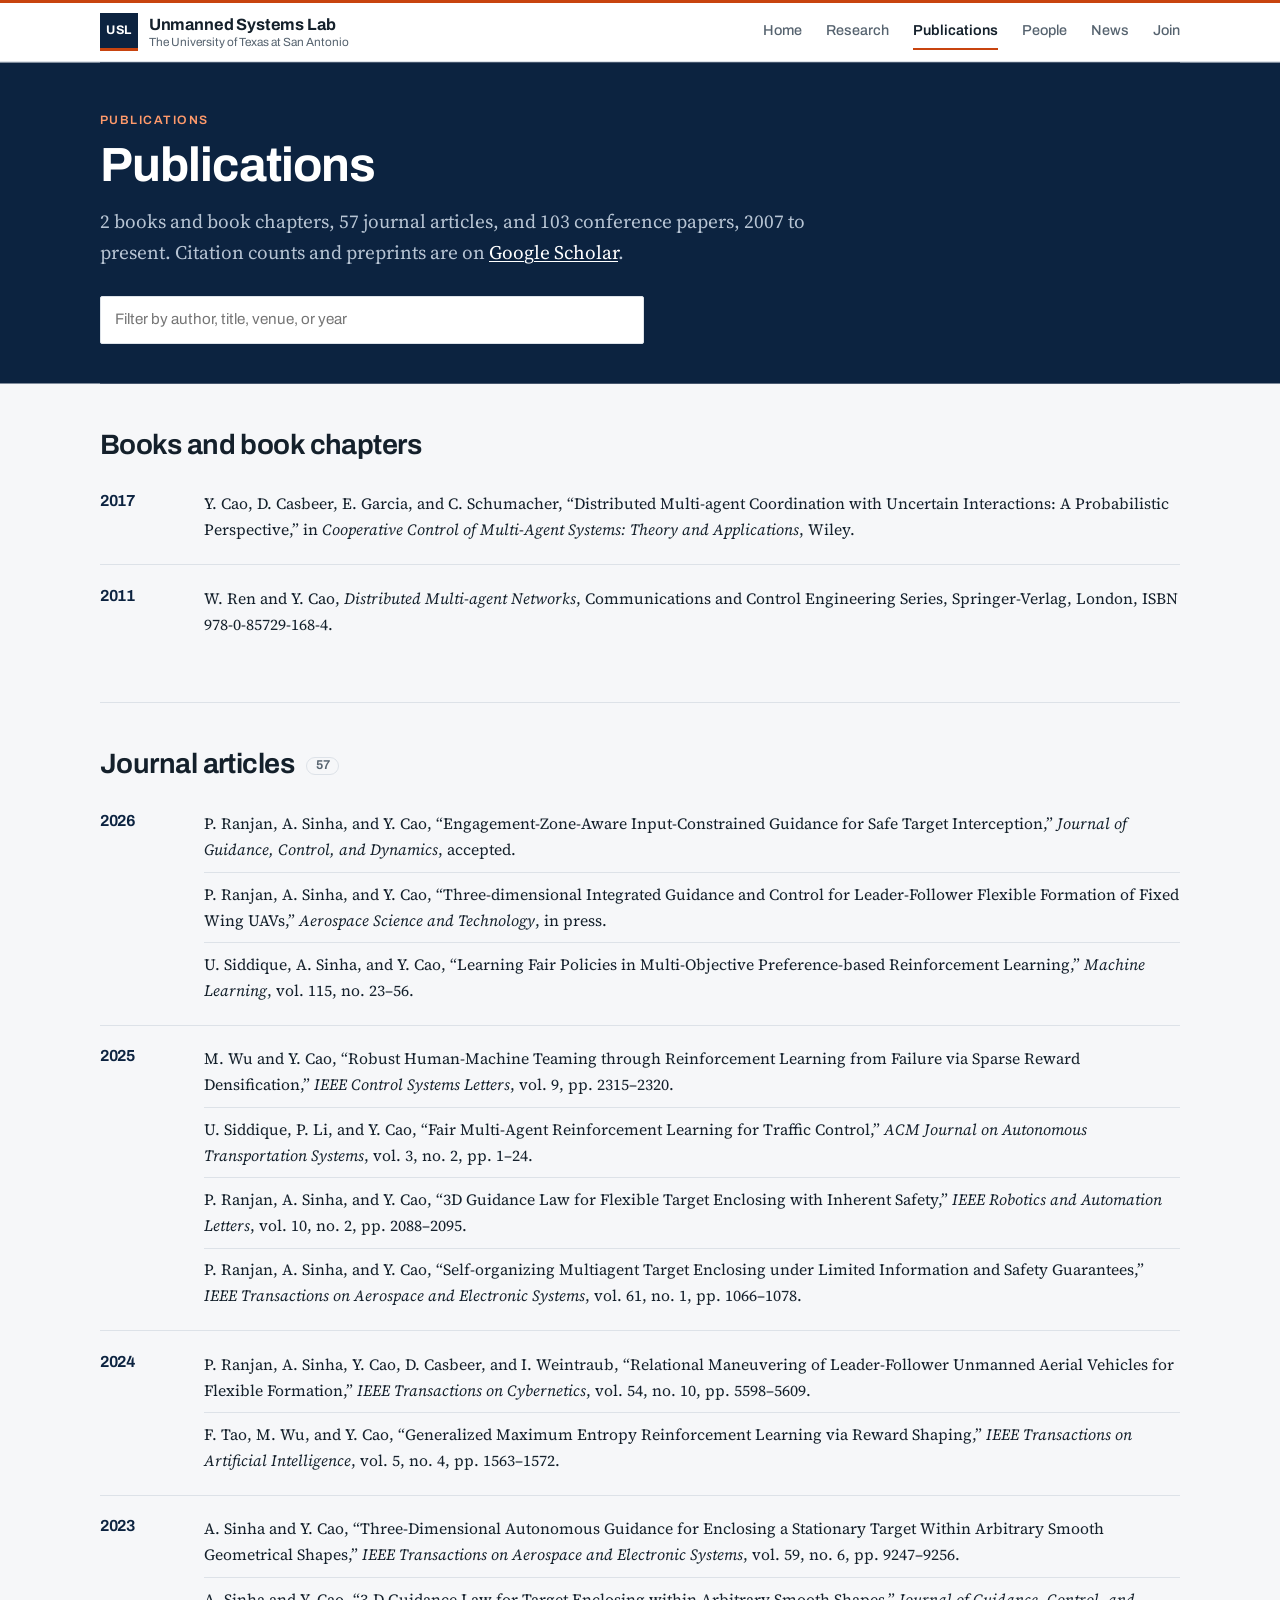
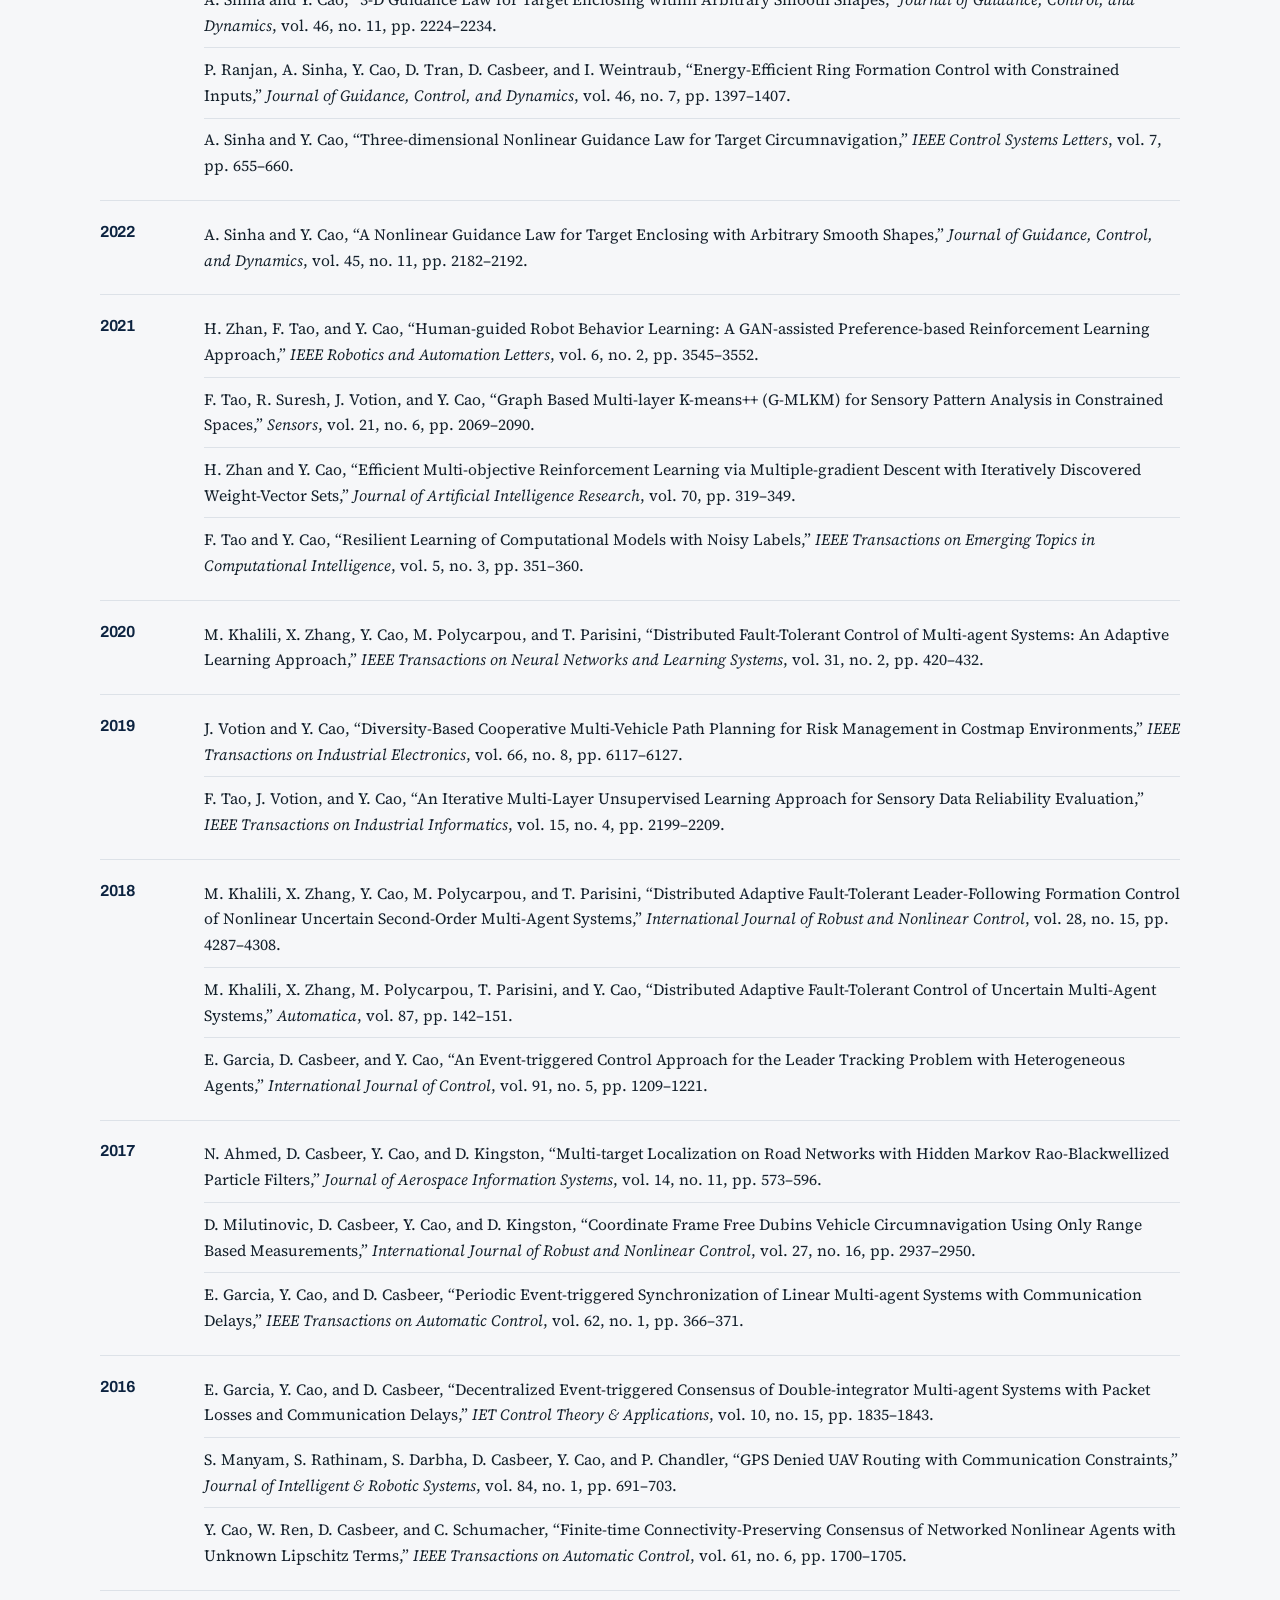
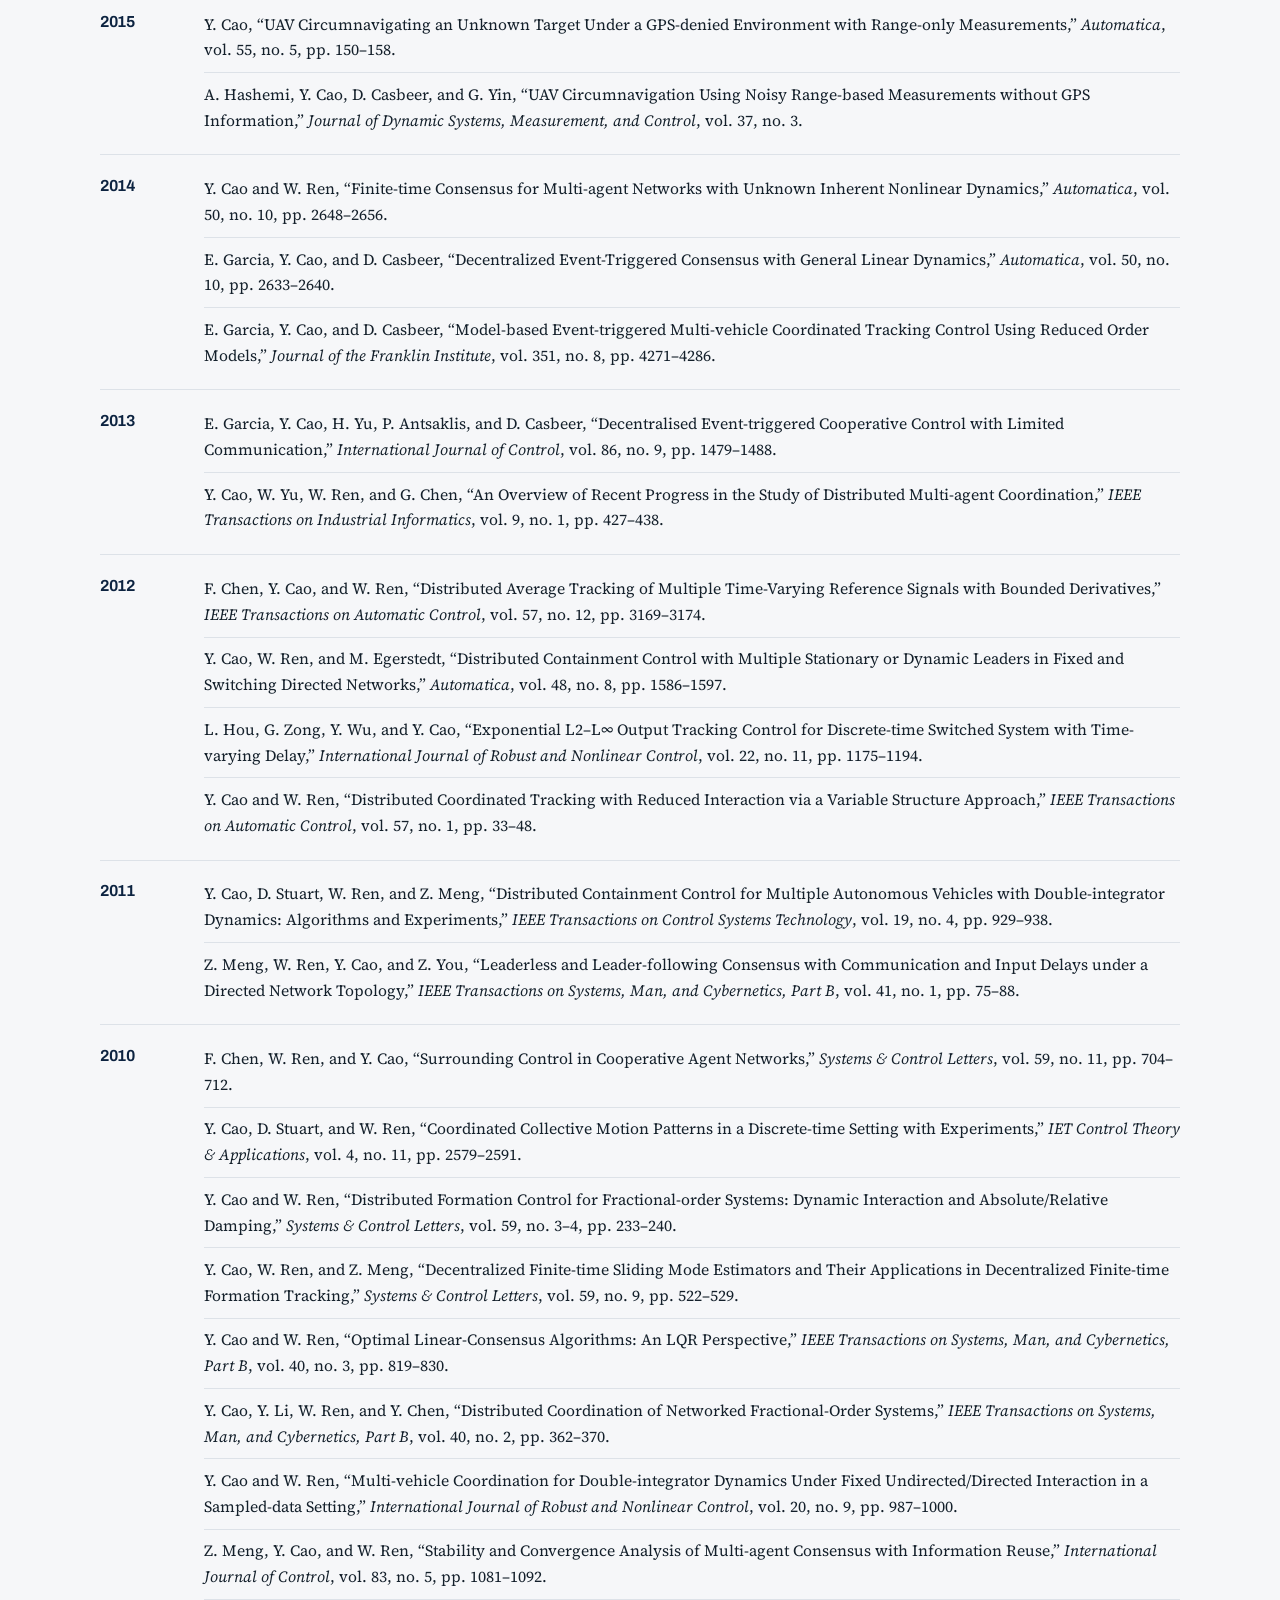
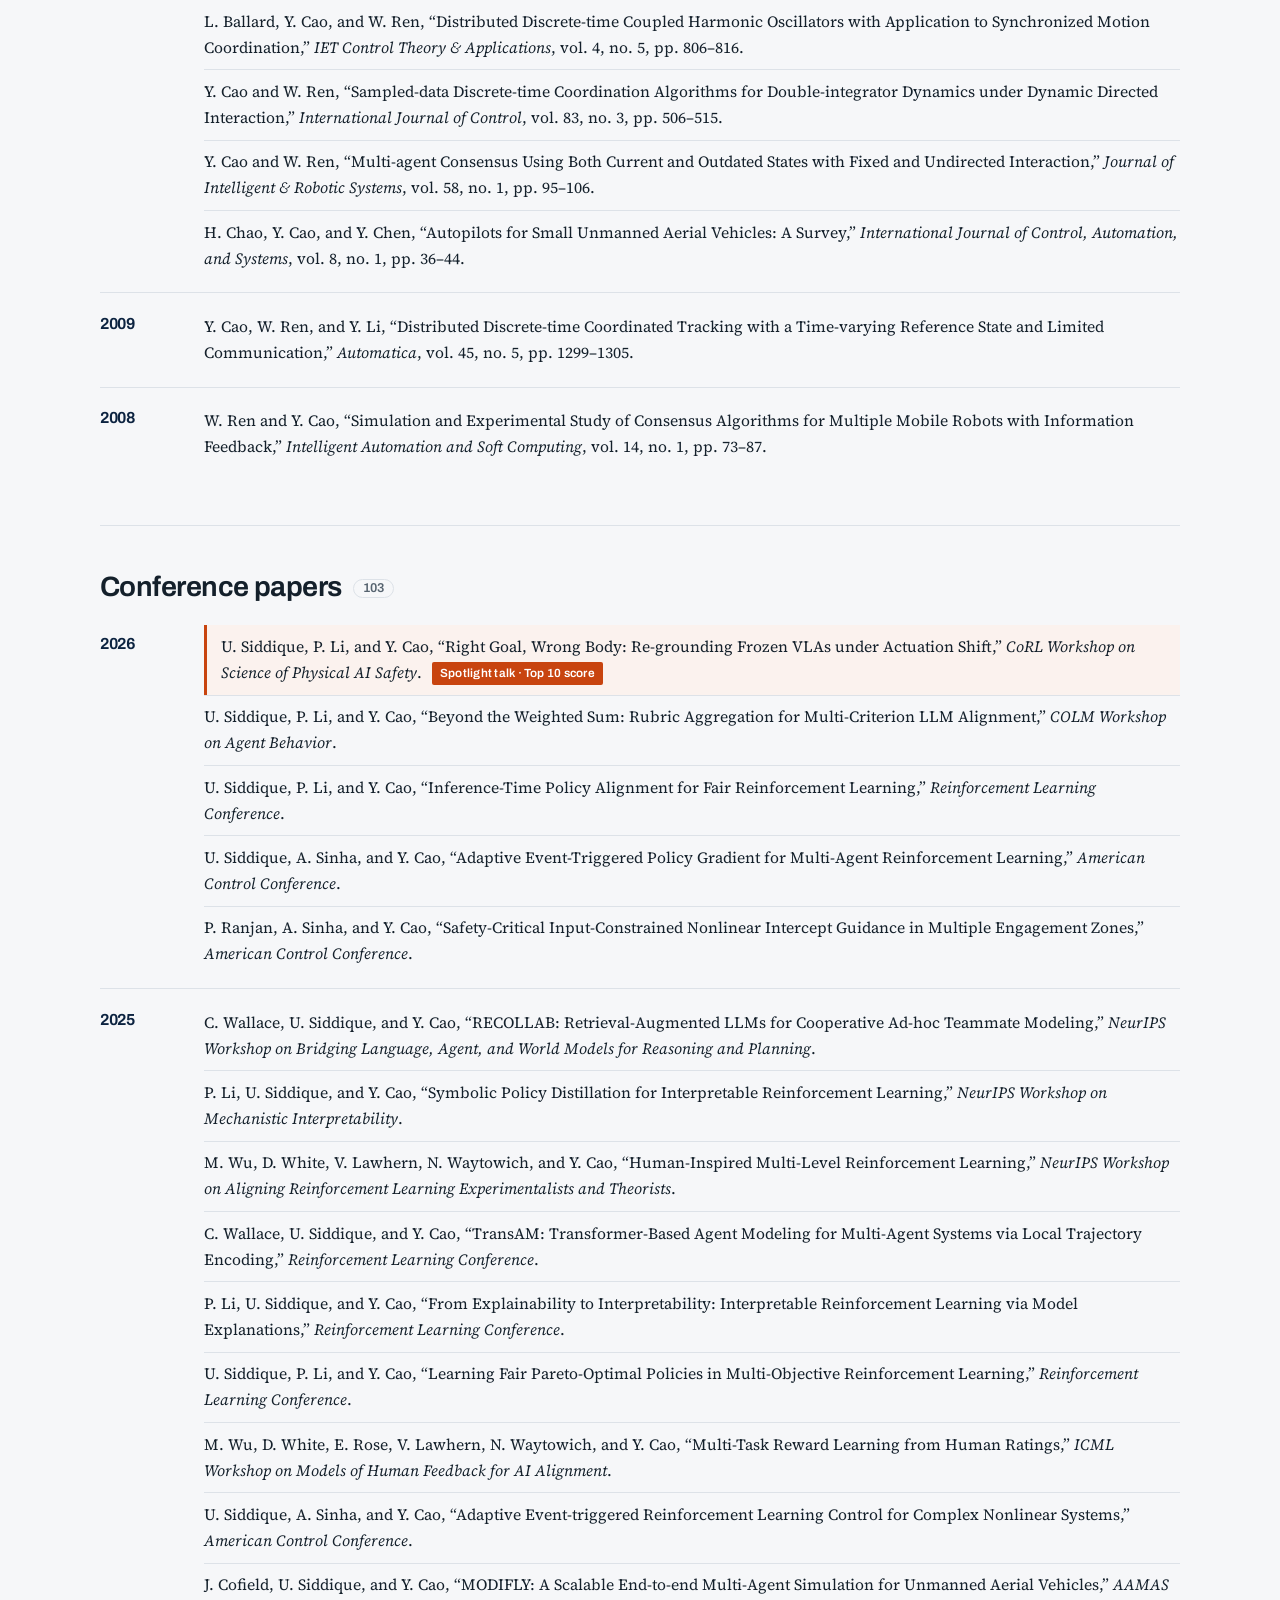
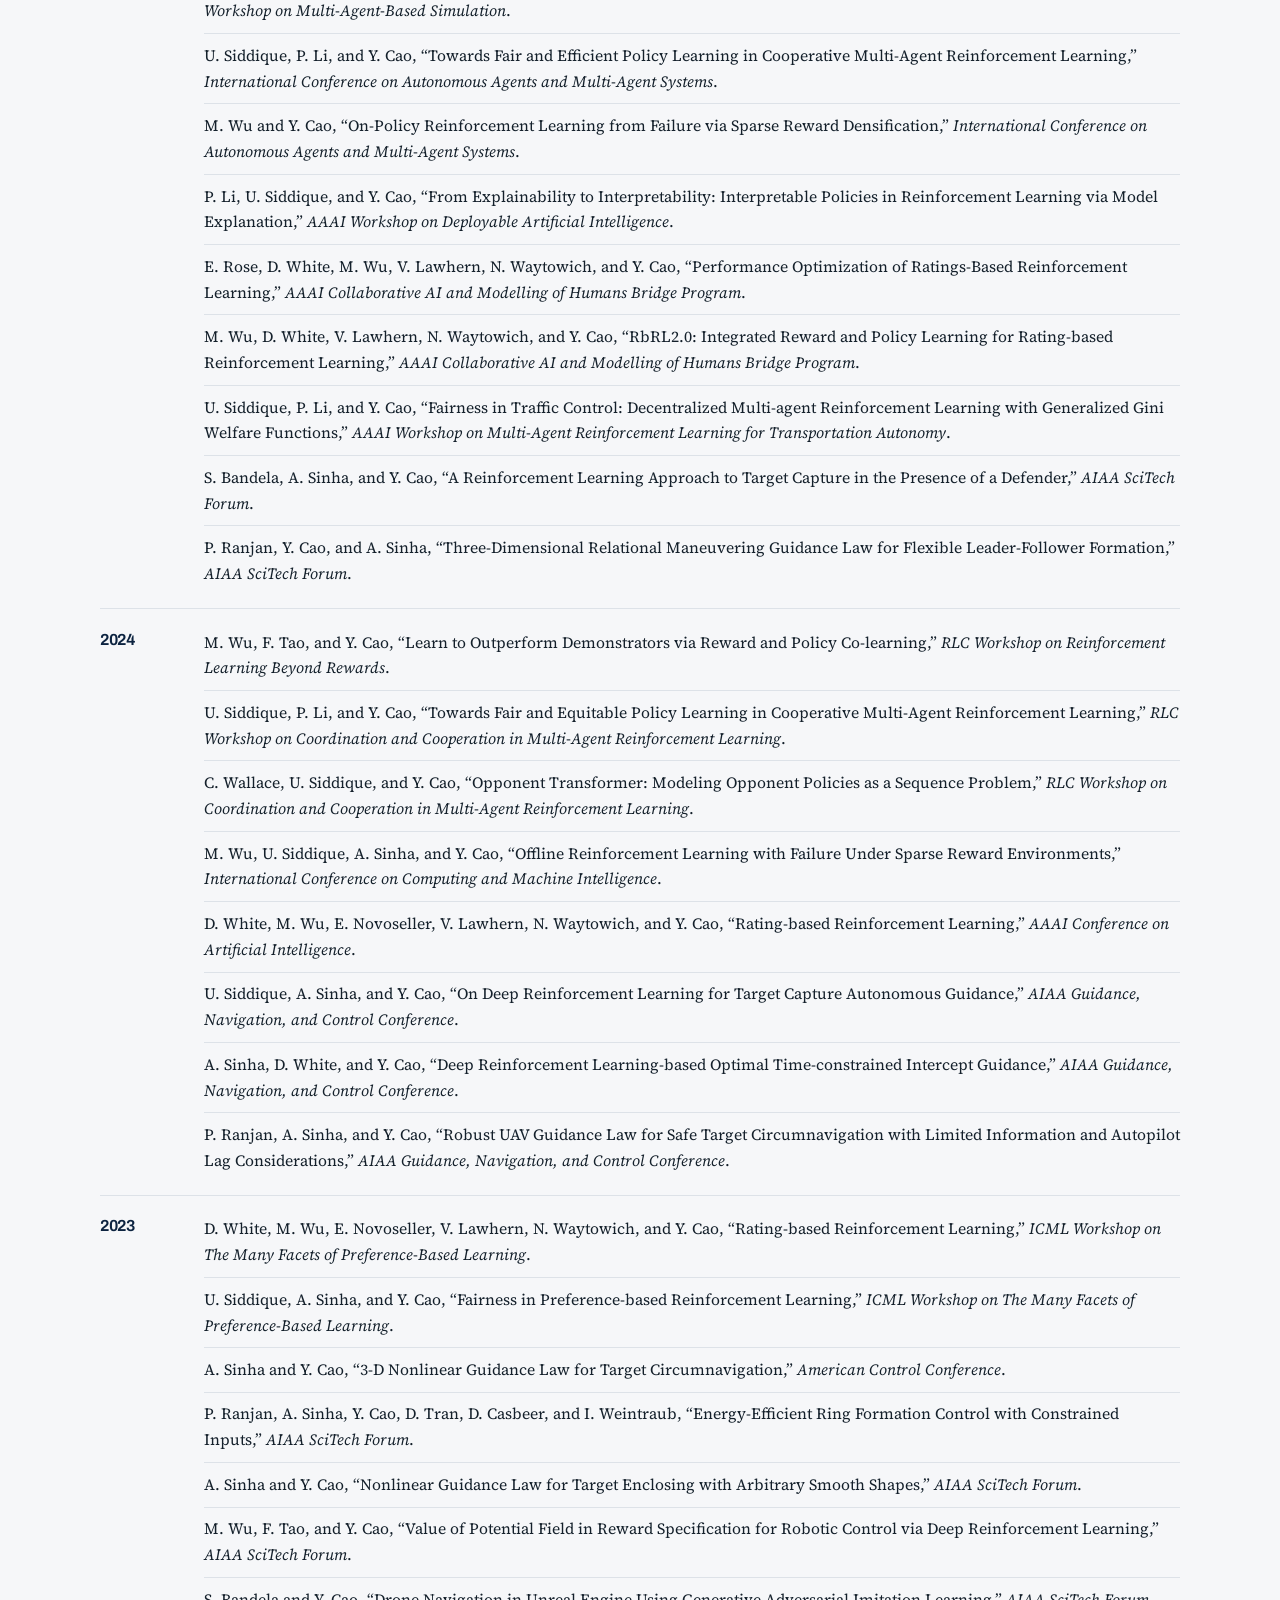
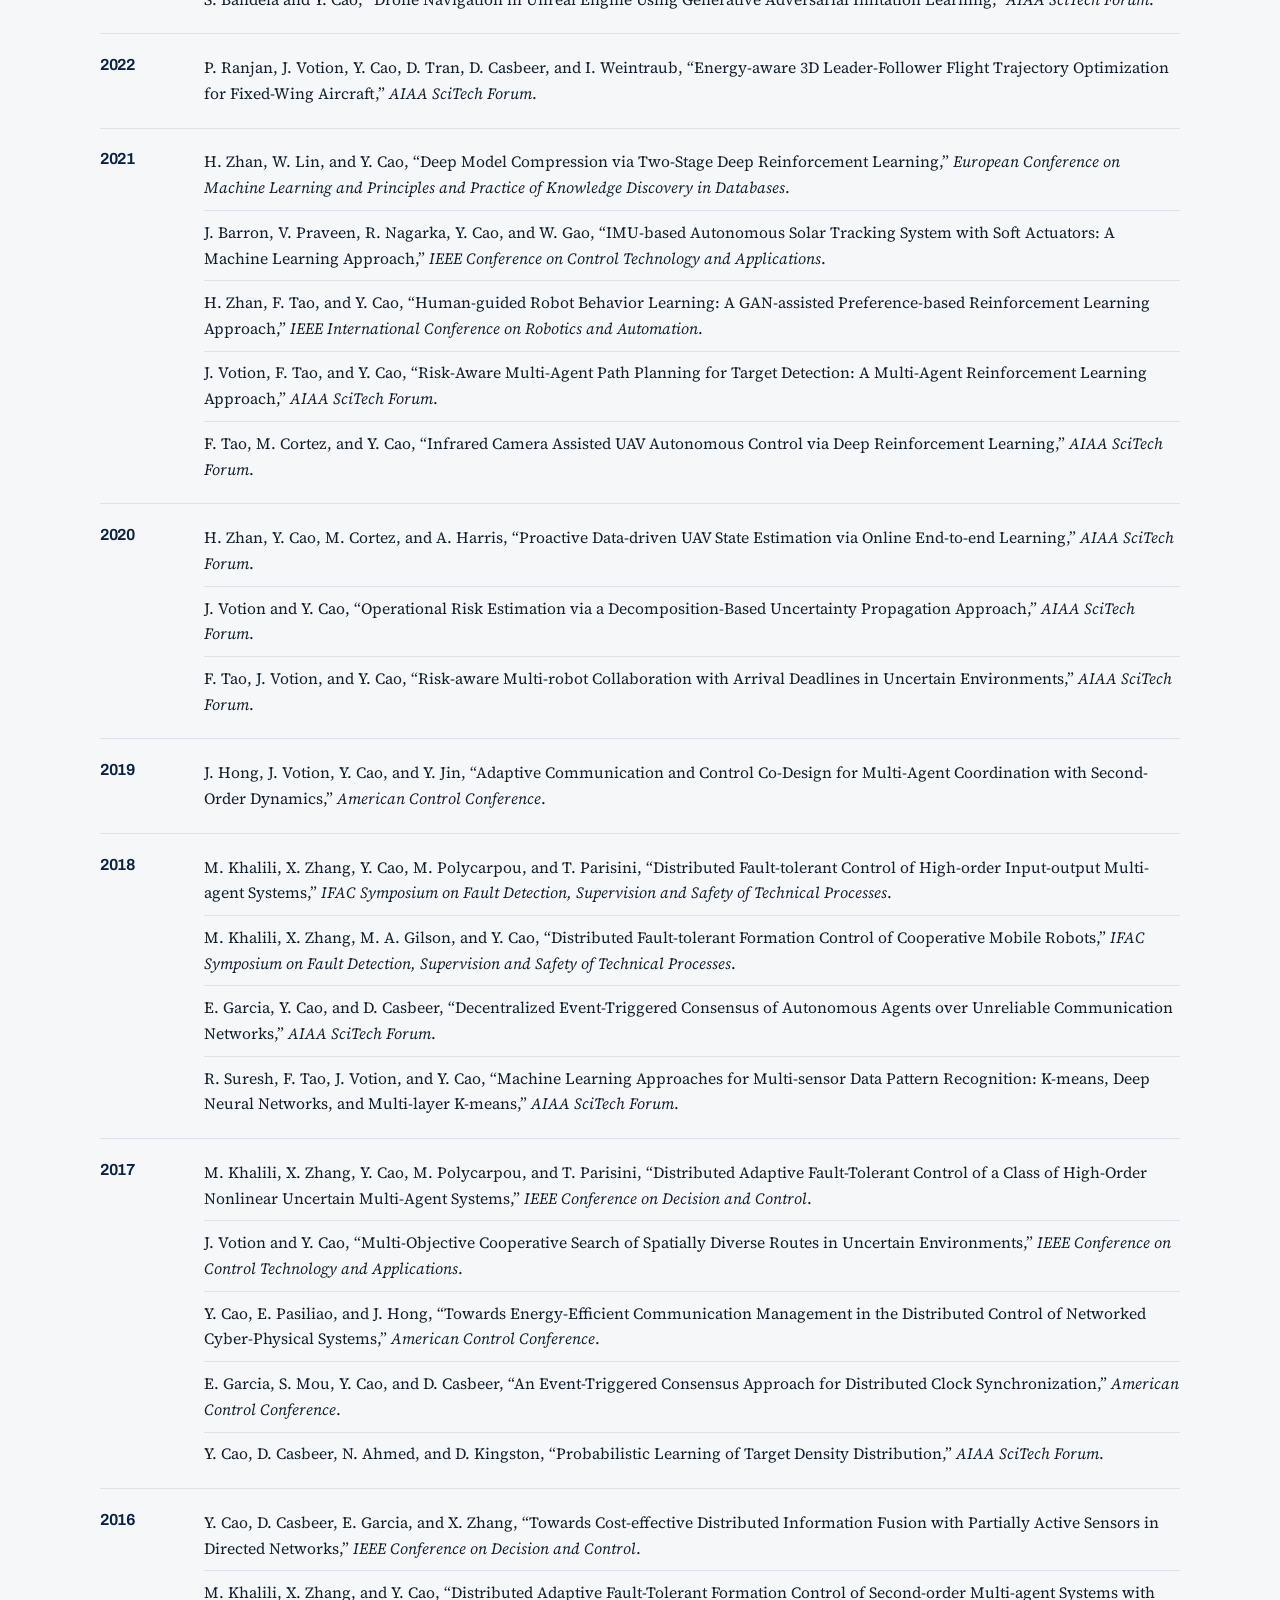
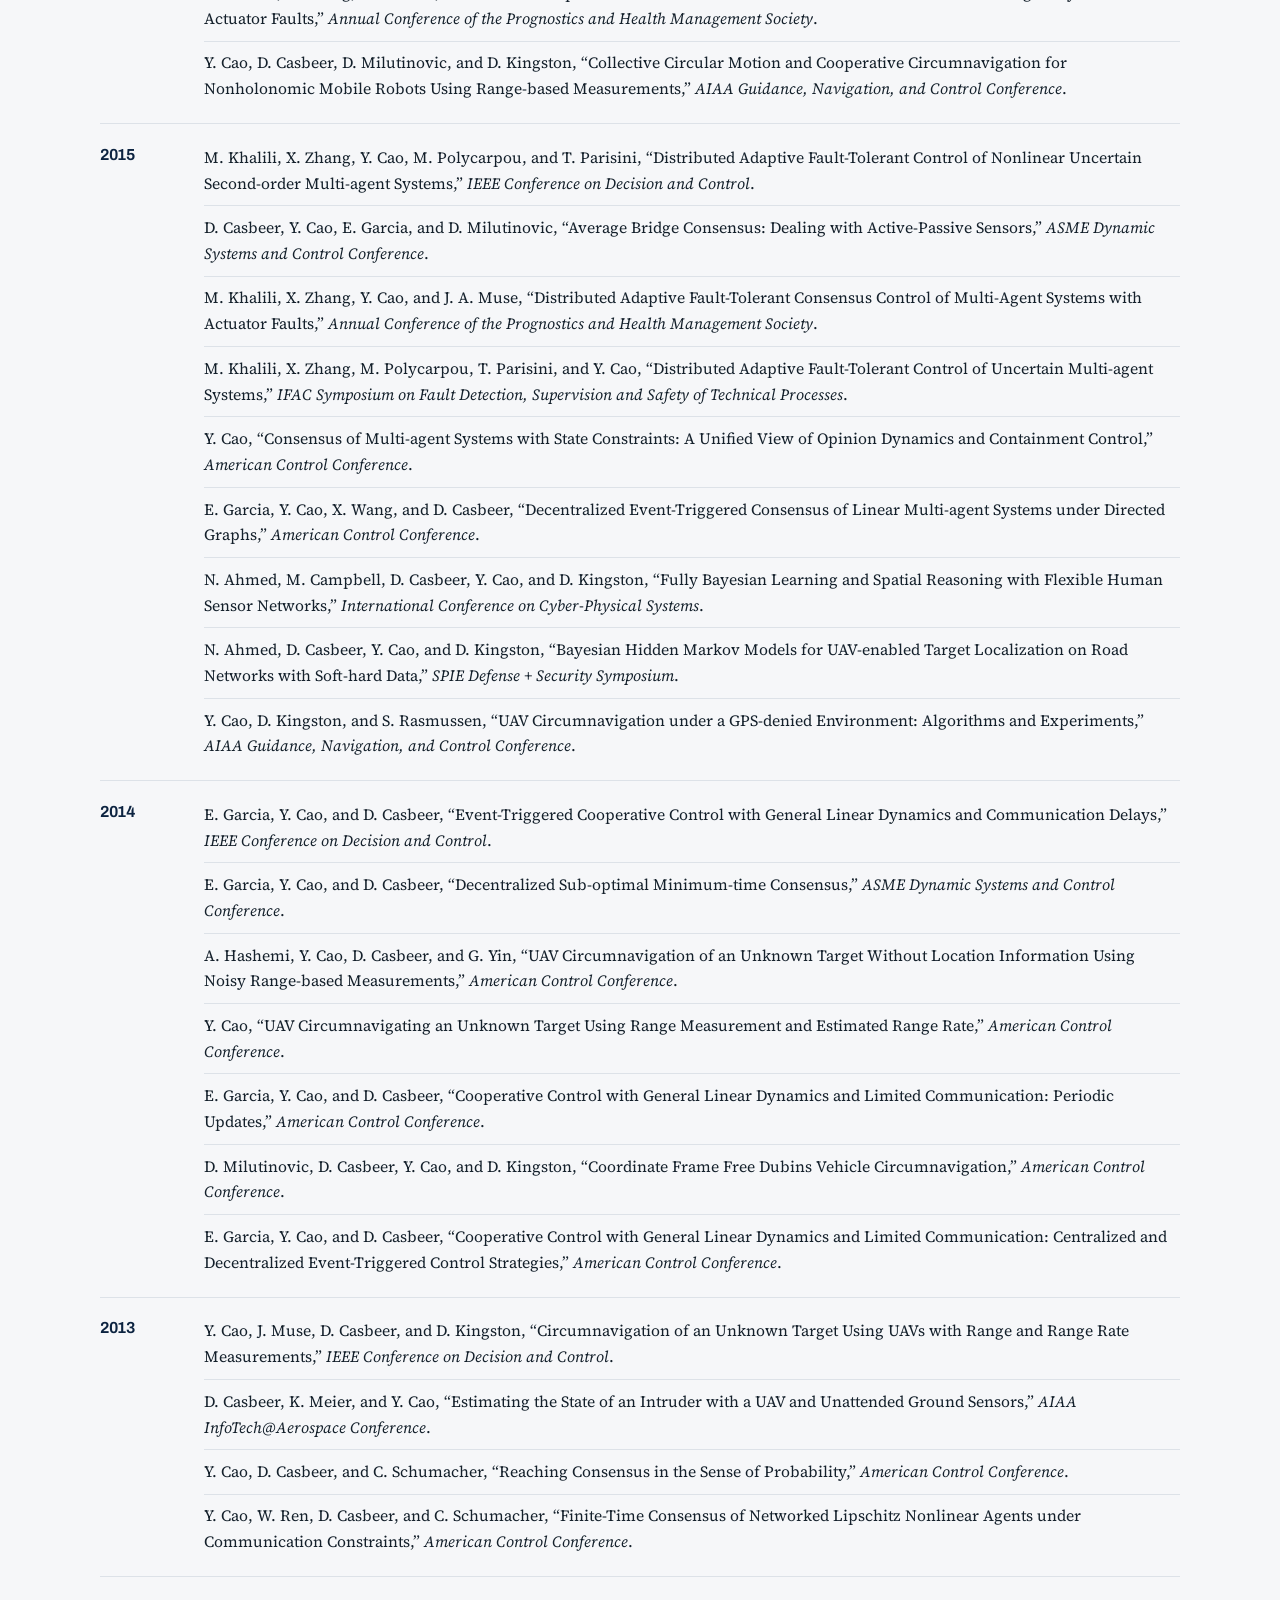
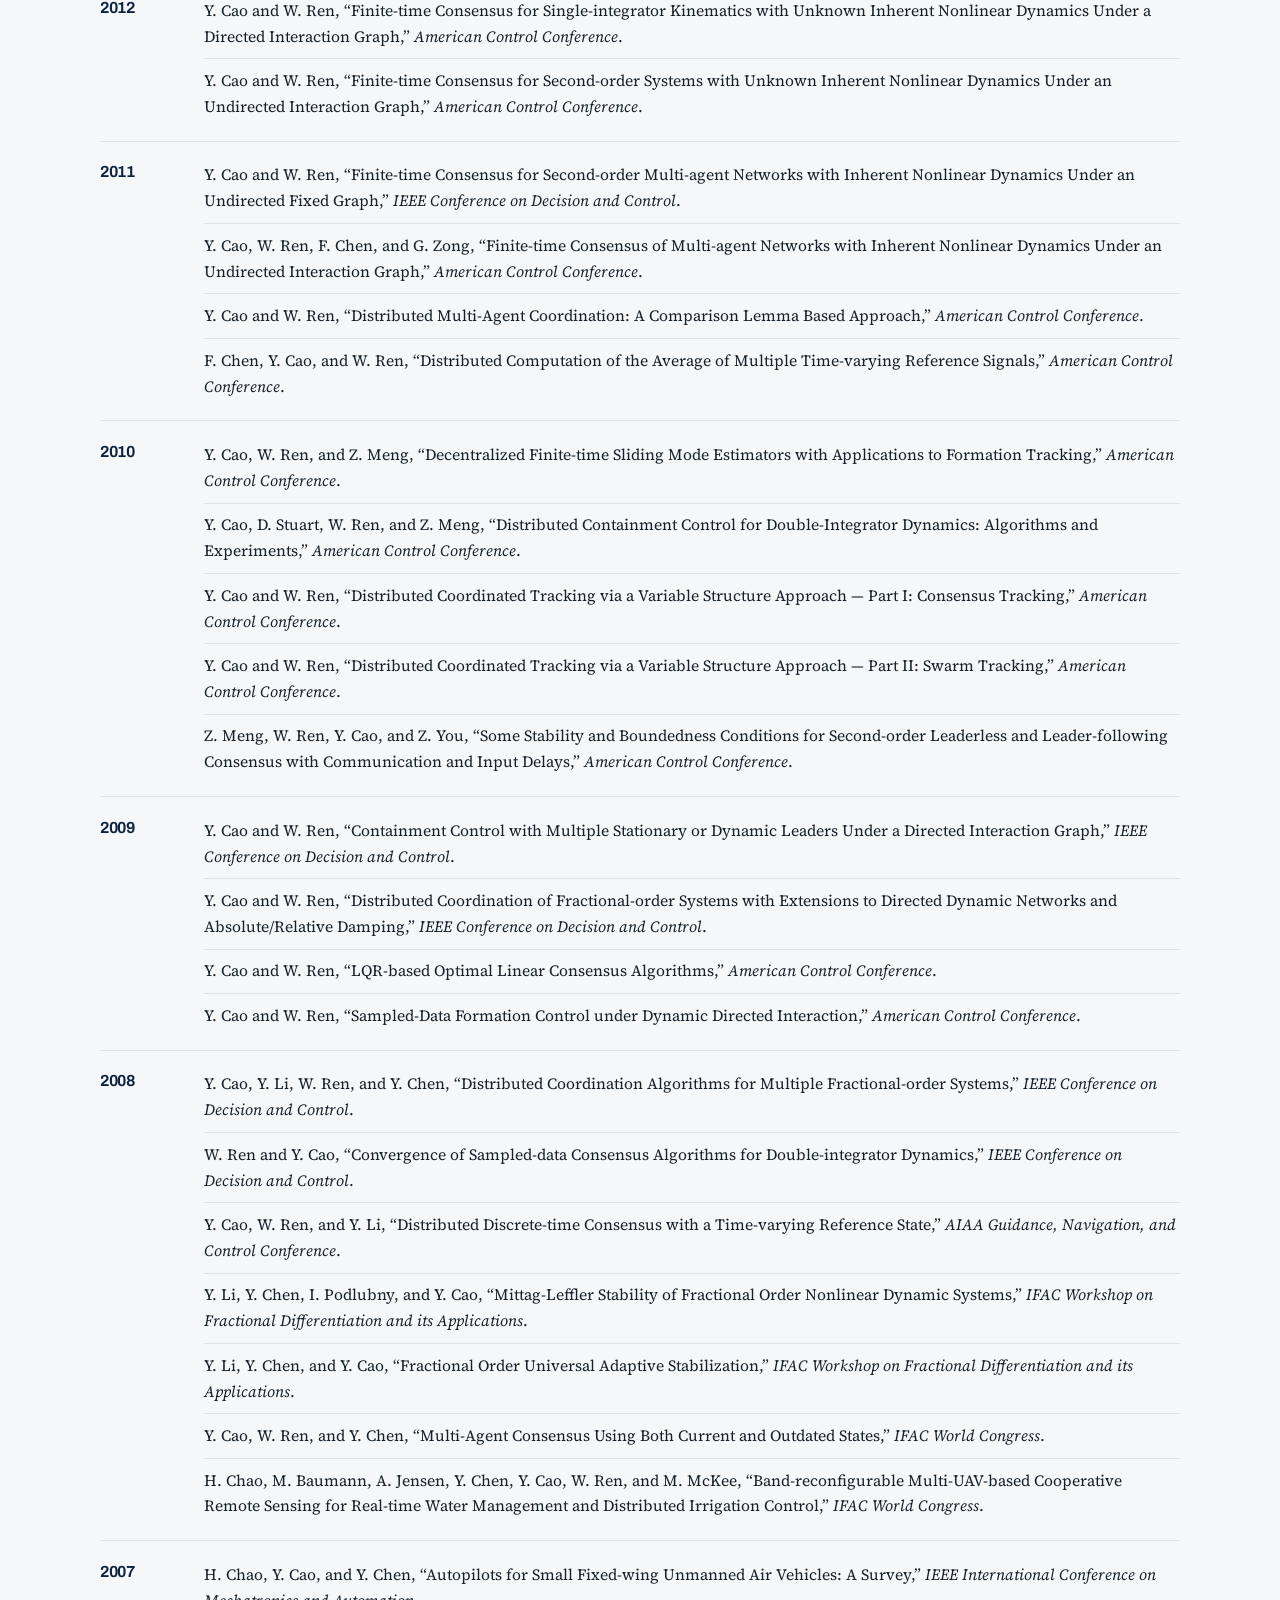
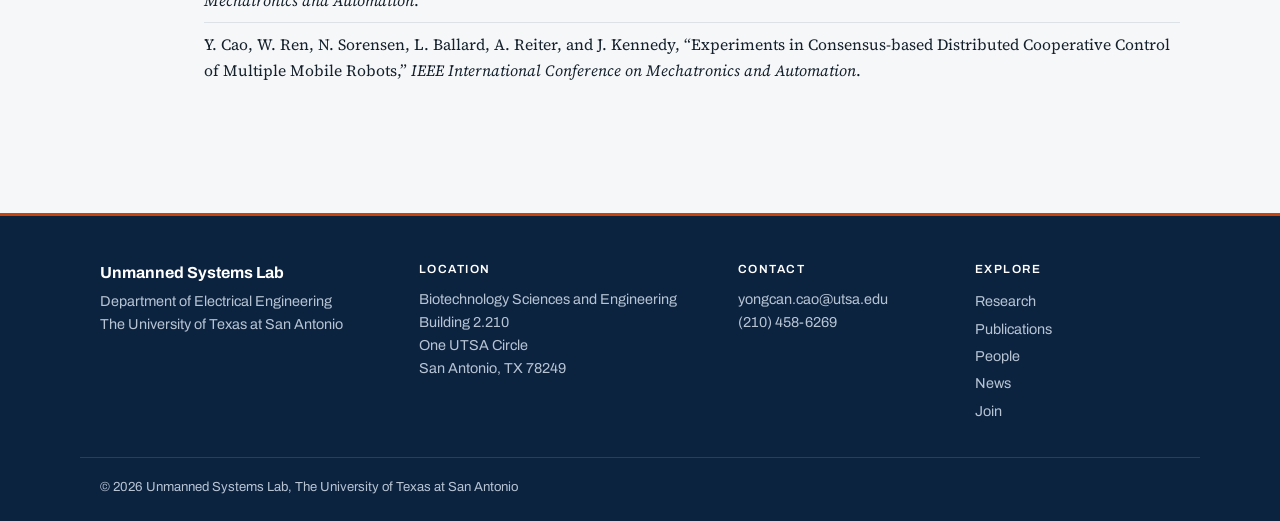
<file: publications.html>
<!doctype html>
<html lang="en">
<head>
<meta charset="utf-8">
<meta name="viewport" content="width=device-width, initial-scale=1, viewport-fit=cover">
<title>Publications — Unmanned Systems Lab</title>
<meta name="description" content="Complete list of books, journal articles, and conference papers from the Unmanned Systems Lab at UT San Antonio.">
<meta name="theme-color" content="#0C2340">
<link rel="icon" href="data:image/svg+xml,%3Csvg xmlns='http://www.w3.org/2000/svg' viewBox='0 0 32 32'%3E%3Crect width='32' height='32' fill='%230C2340'/%3E%3Crect y='28' width='32' height='4' fill='%23C8440F'/%3E%3Ctext x='16' y='21' font-family='Arial' font-weight='700' font-size='12' fill='white' text-anchor='middle'%3EUSL%3C/text%3E%3C/svg%3E">
<link rel="preconnect" href="https://fonts.googleapis.com">
<link rel="preconnect" href="https://fonts.gstatic.com" crossorigin>
<link rel="stylesheet" href="https://fonts.googleapis.com/css2?family=Archivo:wght@500;600;700&family=Source+Serif+4:ital,opsz,wght@0,8..60,400;0,8..60,600;1,8..60,400&display=swap">
<link rel="stylesheet" href="style.css">
</head>
<body>
<header class="bar"><div class="bar-in">
<a class="brand" href="index.html"><span class="mark" aria-hidden="true">USL</span><span class="brand-txt"><b>Unmanned Systems Lab</b><small>The University of Texas at San Antonio</small></span></a>
<nav aria-label="Main"><a href="index.html">Home</a><a href="research.html">Research</a><a href="publications.html" aria-current="page">Publications</a><a href="people.html">People</a><a href="news.html">News</a><a href="join.html">Join</a></nav>
</div></header>

<div class="wrap">
<main>
<section class="page-head band">
  <p class="eyebrow">Publications</p>
  <h1>Publications</h1>
  <p class="lede col">2 books and book chapters, 57 journal articles, and 103 conference papers, 2007 to present. Citation counts and preprints are on <a href="https://scholar.google.com/citations?user=PH7yXPoAAAAJ&amp;hl=en">Google Scholar</a>.</p>
  <div class="pubtools">
    <label class="srch">
      <span class="vh">Filter publications</span>
      <input id="pubfilter" type="search" placeholder="Filter by author, title, venue, or year" autocomplete="off">
    </label>
    <p id="pubcount" class="small muted" aria-live="polite"></p>
  </div>
</section>

<section id="books">
  <h2>Books and book chapters</h2>
  <div class="publist"><div class="yblock" data-y="2017"><h3 class="yhead">2017</h3><div class="pub" data-s="y. cao, d. casbeer, e. garcia, and c. schumacher distributed multi-agent coordination with uncertain interactions: a probabilistic perspective cooperative control of multi-agent systems: theory and applications, wiley 2017">Y. Cao, D. Casbeer, E. Garcia, and C. Schumacher, &ldquo;Distributed Multi-agent Coordination with Uncertain Interactions: A Probabilistic Perspective,&rdquo; in <span class="venue">Cooperative Control of Multi-Agent Systems: Theory and Applications</span>, Wiley.</div></div><div class="yblock" data-y="2011"><h3 class="yhead">2011</h3><div class="pub" data-s="w. ren and y. cao distributed multi-agent networks communications and control engineering series, springer-verlag, london 2011">W. Ren and Y. Cao, <span class="venue">Distributed Multi-agent Networks</span>, Communications and Control Engineering Series, Springer-Verlag, London, ISBN 978-0-85729-168-4.</div></div></div>
</section>

<section id="journals">
  <h2>Journal articles <span class="cnt">57</span></h2>
  <div class="publist"><div class="yblock" data-y="2026"><h3 class="yhead">2026</h3>
    <div class="pub" data-s="p. ranjan, a. sinha, and y. cao, engagement-zone-aware input-constrained guidance for safe target interception, journal of guidance, control, and dynamics, accepted. 2026">P. Ranjan, A. Sinha, and Y. Cao, &ldquo;Engagement-Zone-Aware Input-Constrained Guidance for Safe Target Interception,&rdquo; <span class="venue">Journal of Guidance, Control, and Dynamics</span>, accepted.</div>
    <div class="pub" data-s="p. ranjan, a. sinha, and y. cao, three-dimensional integrated guidance and control for leader-follower flexible formation of fixed wing uavs, aerospace science and technology, in press. 2026">P. Ranjan, A. Sinha, and Y. Cao, &ldquo;Three-dimensional Integrated Guidance and Control for Leader-Follower Flexible Formation of Fixed Wing UAVs,&rdquo; <span class="venue">Aerospace Science and Technology</span>, in press.</div>
    <div class="pub" data-s="u. siddique, a. sinha, and y. cao, learning fair policies in multi-objective preference-based reinforcement learning, machine learning, vol. 115, no. 23–56. 2026">U. Siddique, A. Sinha, and Y. Cao, &ldquo;Learning Fair Policies in Multi-Objective Preference-based Reinforcement Learning,&rdquo; <span class="venue">Machine Learning</span>, vol. 115, no. 23–56.</div></div><div class="yblock" data-y="2025"><h3 class="yhead">2025</h3><div class="pub" data-s="m. wu and y. cao, robust human-machine teaming through reinforcement learning from failure via sparse reward densification, ieee control systems letters, vol. 9, pp. 2315–2320. 2025">M. Wu and Y. Cao, &ldquo;Robust Human-Machine Teaming through Reinforcement Learning from Failure via Sparse Reward Densification,&rdquo; <span class="venue">IEEE Control Systems Letters</span>, vol. 9, pp. 2315–2320.</div><div class="pub" data-s="u. siddique, p. li, and y. cao, fair multi-agent reinforcement learning for traffic control, acm journal on autonomous transportation systems, vol. 3, no. 2, pp. 1–24. 2025">U. Siddique, P. Li, and Y. Cao, &ldquo;Fair Multi-Agent Reinforcement Learning for Traffic Control,&rdquo; <span class="venue">ACM Journal on Autonomous Transportation Systems</span>, vol. 3, no. 2, pp. 1–24.</div><div class="pub" data-s="p. ranjan, a. sinha, and y. cao, 3d guidance law for flexible target enclosing with inherent safety, ieee robotics and automation letters, vol. 10, no. 2, pp. 2088–2095. 2025">P. Ranjan, A. Sinha, and Y. Cao, &ldquo;3D Guidance Law for Flexible Target Enclosing with Inherent Safety,&rdquo; <span class="venue">IEEE Robotics and Automation Letters</span>, vol. 10, no. 2, pp. 2088–2095.</div><div class="pub" data-s="p. ranjan, a. sinha, and y. cao, self-organizing multiagent target enclosing under limited information and safety guarantees, ieee transactions on aerospace and electronic systems, vol. 61, no. 1, pp. 1066–1078. 2025">P. Ranjan, A. Sinha, and Y. Cao, &ldquo;Self-organizing Multiagent Target Enclosing under Limited Information and Safety Guarantees,&rdquo; <span class="venue">IEEE Transactions on Aerospace and Electronic Systems</span>, vol. 61, no. 1, pp. 1066–1078.</div></div><div class="yblock" data-y="2024"><h3 class="yhead">2024</h3><div class="pub" data-s="p. ranjan, a. sinha, y. cao, d. casbeer, and i. weintraub, relational maneuvering of leader-follower unmanned aerial vehicles for flexible formation, ieee transactions on cybernetics, vol. 54, no. 10, pp. 5598–5609. 2024">P. Ranjan, A. Sinha, Y. Cao, D. Casbeer, and I. Weintraub, &ldquo;Relational Maneuvering of Leader-Follower Unmanned Aerial Vehicles for Flexible Formation,&rdquo; <span class="venue">IEEE Transactions on Cybernetics</span>, vol. 54, no. 10, pp. 5598–5609.</div><div class="pub" data-s="f. tao, m. wu, and y. cao, generalized maximum entropy reinforcement learning via reward shaping, ieee transactions on artificial intelligence, vol. 5, no. 4, pp. 1563–1572. 2024">F. Tao, M. Wu, and Y. Cao, &ldquo;Generalized Maximum Entropy Reinforcement Learning via Reward Shaping,&rdquo; <span class="venue">IEEE Transactions on Artificial Intelligence</span>, vol. 5, no. 4, pp. 1563–1572.</div></div><div class="yblock" data-y="2023"><h3 class="yhead">2023</h3><div class="pub" data-s="a. sinha and y. cao, three-dimensional autonomous guidance for enclosing a stationary target within arbitrary smooth geometrical shapes, ieee transactions on aerospace and electronic systems, vol. 59, no. 6, pp. 9247–9256. 2023">A. Sinha and Y. Cao, &ldquo;Three-Dimensional Autonomous Guidance for Enclosing a Stationary Target Within Arbitrary Smooth Geometrical Shapes,&rdquo; <span class="venue">IEEE Transactions on Aerospace and Electronic Systems</span>, vol. 59, no. 6, pp. 9247–9256.</div><div class="pub" data-s="a. sinha and y. cao, 3-d guidance law for target enclosing within arbitrary smooth shapes, journal of guidance, control, and dynamics, vol. 46, no. 11, pp. 2224–2234. 2023">A. Sinha and Y. Cao, &ldquo;3-D Guidance Law for Target Enclosing within Arbitrary Smooth Shapes,&rdquo; <span class="venue">Journal of Guidance, Control, and Dynamics</span>, vol. 46, no. 11, pp. 2224–2234.</div><div class="pub" data-s="p. ranjan, a. sinha, y. cao, d. tran, d. casbeer, and i. weintraub, energy-efficient ring formation control with constrained inputs, journal of guidance, control, and dynamics, vol. 46, no. 7, pp. 1397–1407. 2023">P. Ranjan, A. Sinha, Y. Cao, D. Tran, D. Casbeer, and I. Weintraub, &ldquo;Energy-Efficient Ring Formation Control with Constrained Inputs,&rdquo; <span class="venue">Journal of Guidance, Control, and Dynamics</span>, vol. 46, no. 7, pp. 1397–1407.</div><div class="pub" data-s="a. sinha and y. cao, three-dimensional nonlinear guidance law for target circumnavigation, ieee control systems letters, vol. 7, pp. 655–660. 2023">A. Sinha and Y. Cao, &ldquo;Three-dimensional Nonlinear Guidance Law for Target Circumnavigation,&rdquo; <span class="venue">IEEE Control Systems Letters</span>, vol. 7, pp. 655–660.</div></div><div class="yblock" data-y="2022"><h3 class="yhead">2022</h3><div class="pub" data-s="a. sinha and y. cao, a nonlinear guidance law for target enclosing with arbitrary smooth shapes, journal of guidance, control, and dynamics, vol. 45, no. 11, pp. 2182–2192. 2022">A. Sinha and Y. Cao, &ldquo;A Nonlinear Guidance Law for Target Enclosing with Arbitrary Smooth Shapes,&rdquo; <span class="venue">Journal of Guidance, Control, and Dynamics</span>, vol. 45, no. 11, pp. 2182–2192.</div></div><div class="yblock" data-y="2021"><h3 class="yhead">2021</h3><div class="pub" data-s="h. zhan, f. tao, and y. cao, human-guided robot behavior learning: a gan-assisted preference-based reinforcement learning approach, ieee robotics and automation letters, vol. 6, no. 2, pp. 3545–3552. 2021">H. Zhan, F. Tao, and Y. Cao, &ldquo;Human-guided Robot Behavior Learning: A GAN-assisted Preference-based Reinforcement Learning Approach,&rdquo; <span class="venue">IEEE Robotics and Automation Letters</span>, vol. 6, no. 2, pp. 3545–3552.</div><div class="pub" data-s="f. tao, r. suresh, j. votion, and y. cao, graph based multi-layer k-means++ (g-mlkm) for sensory pattern analysis in constrained spaces, sensors, vol. 21, no. 6, pp. 2069–2090. 2021">F. Tao, R. Suresh, J. Votion, and Y. Cao, &ldquo;Graph Based Multi-layer K-means++ (G-MLKM) for Sensory Pattern Analysis in Constrained Spaces,&rdquo; <span class="venue">Sensors</span>, vol. 21, no. 6, pp. 2069–2090.</div><div class="pub" data-s="h. zhan and y. cao, efficient multi-objective reinforcement learning via multiple-gradient descent with iteratively discovered weight-vector sets, journal of artificial intelligence research, vol. 70, pp. 319–349. 2021">H. Zhan and Y. Cao, &ldquo;Efficient Multi-objective Reinforcement Learning via Multiple-gradient Descent with Iteratively Discovered Weight-Vector Sets,&rdquo; <span class="venue">Journal of Artificial Intelligence Research</span>, vol. 70, pp. 319–349.</div><div class="pub" data-s="f. tao and y. cao, resilient learning of computational models with noisy labels, ieee transactions on emerging topics in computational intelligence, vol. 5, no. 3, pp. 351–360. 2021">F. Tao and Y. Cao, &ldquo;Resilient Learning of Computational Models with Noisy Labels,&rdquo; <span class="venue">IEEE Transactions on Emerging Topics in Computational Intelligence</span>, vol. 5, no. 3, pp. 351–360.</div></div><div class="yblock" data-y="2020"><h3 class="yhead">2020</h3><div class="pub" data-s="m. khalili, x. zhang, y. cao, m. polycarpou, and t. parisini, distributed fault-tolerant control of multi-agent systems: an adaptive learning approach, ieee transactions on neural networks and learning systems, vol. 31, no. 2, pp. 420–432. 2020">M. Khalili, X. Zhang, Y. Cao, M. Polycarpou, and T. Parisini, &ldquo;Distributed Fault-Tolerant Control of Multi-agent Systems: An Adaptive Learning Approach,&rdquo; <span class="venue">IEEE Transactions on Neural Networks and Learning Systems</span>, vol. 31, no. 2, pp. 420–432.</div></div><div class="yblock" data-y="2019"><h3 class="yhead">2019</h3><div class="pub" data-s="j. votion and y. cao, diversity-based cooperative multi-vehicle path planning for risk management in costmap environments, ieee transactions on industrial electronics, vol. 66, no. 8, pp. 6117–6127. 2019">J. Votion and Y. Cao, &ldquo;Diversity-Based Cooperative Multi-Vehicle Path Planning for Risk Management in Costmap Environments,&rdquo; <span class="venue">IEEE Transactions on Industrial Electronics</span>, vol. 66, no. 8, pp. 6117–6127.</div><div class="pub" data-s="f. tao, j. votion, and y. cao, an iterative multi-layer unsupervised learning approach for sensory data reliability evaluation, ieee transactions on industrial informatics, vol. 15, no. 4, pp. 2199–2209. 2019">F. Tao, J. Votion, and Y. Cao, &ldquo;An Iterative Multi-Layer Unsupervised Learning Approach for Sensory Data Reliability Evaluation,&rdquo; <span class="venue">IEEE Transactions on Industrial Informatics</span>, vol. 15, no. 4, pp. 2199–2209.</div></div><div class="yblock" data-y="2018"><h3 class="yhead">2018</h3><div class="pub" data-s="m. khalili, x. zhang, y. cao, m. polycarpou, and t. parisini, distributed adaptive fault-tolerant leader-following formation control of nonlinear uncertain second-order multi-agent systems, international journal of robust and nonlinear control, vol. 28, no. 15, pp. 4287–4308. 2018">M. Khalili, X. Zhang, Y. Cao, M. Polycarpou, and T. Parisini, &ldquo;Distributed Adaptive Fault-Tolerant Leader-Following Formation Control of Nonlinear Uncertain Second-Order Multi-Agent Systems,&rdquo; <span class="venue">International Journal of Robust and Nonlinear Control</span>, vol. 28, no. 15, pp. 4287–4308.</div><div class="pub" data-s="m. khalili, x. zhang, m. polycarpou, t. parisini, and y. cao, distributed adaptive fault-tolerant control of uncertain multi-agent systems, automatica, vol. 87, pp. 142–151. 2018">M. Khalili, X. Zhang, M. Polycarpou, T. Parisini, and Y. Cao, &ldquo;Distributed Adaptive Fault-Tolerant Control of Uncertain Multi-Agent Systems,&rdquo; <span class="venue">Automatica</span>, vol. 87, pp. 142–151.</div><div class="pub" data-s="e. garcia, d. casbeer, and y. cao, an event-triggered control approach for the leader tracking problem with heterogeneous agents, international journal of control, vol. 91, no. 5, pp. 1209–1221. 2018">E. Garcia, D. Casbeer, and Y. Cao, &ldquo;An Event-triggered Control Approach for the Leader Tracking Problem with Heterogeneous Agents,&rdquo; <span class="venue">International Journal of Control</span>, vol. 91, no. 5, pp. 1209–1221.</div></div><div class="yblock" data-y="2017"><h3 class="yhead">2017</h3><div class="pub" data-s="n. ahmed, d. casbeer, y. cao, and d. kingston, multi-target localization on road networks with hidden markov rao-blackwellized particle filters, journal of aerospace information systems, vol. 14, no. 11, pp. 573–596. 2017">N. Ahmed, D. Casbeer, Y. Cao, and D. Kingston, &ldquo;Multi-target Localization on Road Networks with Hidden Markov Rao-Blackwellized Particle Filters,&rdquo; <span class="venue">Journal of Aerospace Information Systems</span>, vol. 14, no. 11, pp. 573–596.</div><div class="pub" data-s="d. milutinovic, d. casbeer, y. cao, and d. kingston, coordinate frame free dubins vehicle circumnavigation using only range based measurements, international journal of robust and nonlinear control, vol. 27, no. 16, pp. 2937–2950. 2017">D. Milutinovic, D. Casbeer, Y. Cao, and D. Kingston, &ldquo;Coordinate Frame Free Dubins Vehicle Circumnavigation Using Only Range Based Measurements,&rdquo; <span class="venue">International Journal of Robust and Nonlinear Control</span>, vol. 27, no. 16, pp. 2937–2950.</div><div class="pub" data-s="e. garcia, y. cao, and d. casbeer, periodic event-triggered synchronization of linear multi-agent systems with communication delays, ieee transactions on automatic control, vol. 62, no. 1, pp. 366–371. 2017">E. Garcia, Y. Cao, and D. Casbeer, &ldquo;Periodic Event-triggered Synchronization of Linear Multi-agent Systems with Communication Delays,&rdquo; <span class="venue">IEEE Transactions on Automatic Control</span>, vol. 62, no. 1, pp. 366–371.</div></div><div class="yblock" data-y="2016"><h3 class="yhead">2016</h3><div class="pub" data-s="e. garcia, y. cao, and d. casbeer, decentralized event-triggered consensus of double-integrator multi-agent systems with packet losses and communication delays, iet control theory & applications, vol. 10, no. 15, pp. 1835–1843. 2016">E. Garcia, Y. Cao, and D. Casbeer, &ldquo;Decentralized Event-triggered Consensus of Double-integrator Multi-agent Systems with Packet Losses and Communication Delays,&rdquo; <span class="venue">IET Control Theory &amp; Applications</span>, vol. 10, no. 15, pp. 1835–1843.</div><div class="pub" data-s="s. manyam, s. rathinam, s. darbha, d. casbeer, y. cao, and p. chandler, gps denied uav routing with communication constraints, journal of intelligent & robotic systems, vol. 84, no. 1, pp. 691–703. 2016">S. Manyam, S. Rathinam, S. Darbha, D. Casbeer, Y. Cao, and P. Chandler, &ldquo;GPS Denied UAV Routing with Communication Constraints,&rdquo; <span class="venue">Journal of Intelligent &amp; Robotic Systems</span>, vol. 84, no. 1, pp. 691–703.</div><div class="pub" data-s="y. cao, w. ren, d. casbeer, and c. schumacher, finite-time connectivity-preserving consensus of networked nonlinear agents with unknown lipschitz terms, ieee transactions on automatic control, vol. 61, no. 6, pp. 1700–1705. 2016">Y. Cao, W. Ren, D. Casbeer, and C. Schumacher, &ldquo;Finite-time Connectivity-Preserving Consensus of Networked Nonlinear Agents with Unknown Lipschitz Terms,&rdquo; <span class="venue">IEEE Transactions on Automatic Control</span>, vol. 61, no. 6, pp. 1700–1705.</div></div><div class="yblock" data-y="2015"><h3 class="yhead">2015</h3><div class="pub" data-s="y. cao, uav circumnavigating an unknown target under a gps-denied environment with range-only measurements, automatica, vol. 55, no. 5, pp. 150–158. 2015">Y. Cao, &ldquo;UAV Circumnavigating an Unknown Target Under a GPS-denied Environment with Range-only Measurements,&rdquo; <span class="venue">Automatica</span>, vol. 55, no. 5, pp. 150–158.</div><div class="pub" data-s="a. hashemi, y. cao, d. casbeer, and g. yin, uav circumnavigation using noisy range-based measurements without gps information, journal of dynamic systems, measurement, and control, vol. 37, no. 3. 2015">A. Hashemi, Y. Cao, D. Casbeer, and G. Yin, &ldquo;UAV Circumnavigation Using Noisy Range-based Measurements without GPS Information,&rdquo; <span class="venue">Journal of Dynamic Systems, Measurement, and Control</span>, vol. 37, no. 3.</div></div><div class="yblock" data-y="2014"><h3 class="yhead">2014</h3><div class="pub" data-s="y. cao and w. ren, finite-time consensus for multi-agent networks with unknown inherent nonlinear dynamics, automatica, vol. 50, no. 10, pp. 2648–2656. 2014">Y. Cao and W. Ren, &ldquo;Finite-time Consensus for Multi-agent Networks with Unknown Inherent Nonlinear Dynamics,&rdquo; <span class="venue">Automatica</span>, vol. 50, no. 10, pp. 2648–2656.</div><div class="pub" data-s="e. garcia, y. cao, and d. casbeer, decentralized event-triggered consensus with general linear dynamics, automatica, vol. 50, no. 10, pp. 2633–2640. 2014">E. Garcia, Y. Cao, and D. Casbeer, &ldquo;Decentralized Event-Triggered Consensus with General Linear Dynamics,&rdquo; <span class="venue">Automatica</span>, vol. 50, no. 10, pp. 2633–2640.</div><div class="pub" data-s="e. garcia, y. cao, and d. casbeer, model-based event-triggered multi-vehicle coordinated tracking control using reduced order models, journal of the franklin institute, vol. 351, no. 8, pp. 4271–4286. 2014">E. Garcia, Y. Cao, and D. Casbeer, &ldquo;Model-based Event-triggered Multi-vehicle Coordinated Tracking Control Using Reduced Order Models,&rdquo; <span class="venue">Journal of the Franklin Institute</span>, vol. 351, no. 8, pp. 4271–4286.</div></div><div class="yblock" data-y="2013"><h3 class="yhead">2013</h3><div class="pub" data-s="e. garcia, y. cao, h. yu, p. antsaklis, and d. casbeer, decentralised event-triggered cooperative control with limited communication, international journal of control, vol. 86, no. 9, pp. 1479–1488. 2013">E. Garcia, Y. Cao, H. Yu, P. Antsaklis, and D. Casbeer, &ldquo;Decentralised Event-triggered Cooperative Control with Limited Communication,&rdquo; <span class="venue">International Journal of Control</span>, vol. 86, no. 9, pp. 1479–1488.</div><div class="pub" data-s="y. cao, w. yu, w. ren, and g. chen, an overview of recent progress in the study of distributed multi-agent coordination, ieee transactions on industrial informatics, vol. 9, no. 1, pp. 427–438. 2013">Y. Cao, W. Yu, W. Ren, and G. Chen, &ldquo;An Overview of Recent Progress in the Study of Distributed Multi-agent Coordination,&rdquo; <span class="venue">IEEE Transactions on Industrial Informatics</span>, vol. 9, no. 1, pp. 427–438.</div></div><div class="yblock" data-y="2012"><h3 class="yhead">2012</h3><div class="pub" data-s="f. chen, y. cao, and w. ren, distributed average tracking of multiple time-varying reference signals with bounded derivatives, ieee transactions on automatic control, vol. 57, no. 12, pp. 3169–3174. 2012">F. Chen, Y. Cao, and W. Ren, &ldquo;Distributed Average Tracking of Multiple Time-Varying Reference Signals with Bounded Derivatives,&rdquo; <span class="venue">IEEE Transactions on Automatic Control</span>, vol. 57, no. 12, pp. 3169–3174.</div><div class="pub" data-s="y. cao, w. ren, and m. egerstedt, distributed containment control with multiple stationary or dynamic leaders in fixed and switching directed networks, automatica, vol. 48, no. 8, pp. 1586–1597. 2012">Y. Cao, W. Ren, and M. Egerstedt, &ldquo;Distributed Containment Control with Multiple Stationary or Dynamic Leaders in Fixed and Switching Directed Networks,&rdquo; <span class="venue">Automatica</span>, vol. 48, no. 8, pp. 1586–1597.</div><div class="pub" data-s="l. hou, g. zong, y. wu, and y. cao, exponential l2–l∞ output tracking control for discrete-time switched system with time-varying delay, international journal of robust and nonlinear control, vol. 22, no. 11, pp. 1175–1194. 2012">L. Hou, G. Zong, Y. Wu, and Y. Cao, &ldquo;Exponential L2–L∞ Output Tracking Control for Discrete-time Switched System with Time-varying Delay,&rdquo; <span class="venue">International Journal of Robust and Nonlinear Control</span>, vol. 22, no. 11, pp. 1175–1194.</div><div class="pub" data-s="y. cao and w. ren, distributed coordinated tracking with reduced interaction via a variable structure approach, ieee transactions on automatic control, vol. 57, no. 1, pp. 33–48. 2012">Y. Cao and W. Ren, &ldquo;Distributed Coordinated Tracking with Reduced Interaction via a Variable Structure Approach,&rdquo; <span class="venue">IEEE Transactions on Automatic Control</span>, vol. 57, no. 1, pp. 33–48.</div></div><div class="yblock" data-y="2011"><h3 class="yhead">2011</h3><div class="pub" data-s="y. cao, d. stuart, w. ren, and z. meng, distributed containment control for multiple autonomous vehicles with double-integrator dynamics: algorithms and experiments, ieee transactions on control systems technology, vol. 19, no. 4, pp. 929–938. 2011">Y. Cao, D. Stuart, W. Ren, and Z. Meng, &ldquo;Distributed Containment Control for Multiple Autonomous Vehicles with Double-integrator Dynamics: Algorithms and Experiments,&rdquo; <span class="venue">IEEE Transactions on Control Systems Technology</span>, vol. 19, no. 4, pp. 929–938.</div><div class="pub" data-s="z. meng, w. ren, y. cao, and z. you, leaderless and leader-following consensus with communication and input delays under a directed network topology, ieee transactions on systems, man, and cybernetics, part b, vol. 41, no. 1, pp. 75–88. 2011">Z. Meng, W. Ren, Y. Cao, and Z. You, &ldquo;Leaderless and Leader-following Consensus with Communication and Input Delays under a Directed Network Topology,&rdquo; <span class="venue">IEEE Transactions on Systems, Man, and Cybernetics, Part B</span>, vol. 41, no. 1, pp. 75–88.</div></div><div class="yblock" data-y="2010"><h3 class="yhead">2010</h3><div class="pub" data-s="f. chen, w. ren, and y. cao, surrounding control in cooperative agent networks, systems & control letters, vol. 59, no. 11, pp. 704–712. 2010">F. Chen, W. Ren, and Y. Cao, &ldquo;Surrounding Control in Cooperative Agent Networks,&rdquo; <span class="venue">Systems &amp; Control Letters</span>, vol. 59, no. 11, pp. 704–712.</div><div class="pub" data-s="y. cao, d. stuart, and w. ren, coordinated collective motion patterns in a discrete-time setting with experiments, iet control theory & applications, vol. 4, no. 11, pp. 2579–2591. 2010">Y. Cao, D. Stuart, and W. Ren, &ldquo;Coordinated Collective Motion Patterns in a Discrete-time Setting with Experiments,&rdquo; <span class="venue">IET Control Theory &amp; Applications</span>, vol. 4, no. 11, pp. 2579–2591.</div><div class="pub" data-s="y. cao and w. ren, distributed formation control for fractional-order systems: dynamic interaction and absolute/relative damping, systems & control letters, vol. 59, no. 3–4, pp. 233–240. 2010">Y. Cao and W. Ren, &ldquo;Distributed Formation Control for Fractional-order Systems: Dynamic Interaction and Absolute/Relative Damping,&rdquo; <span class="venue">Systems &amp; Control Letters</span>, vol. 59, no. 3–4, pp. 233–240.</div><div class="pub" data-s="y. cao, w. ren, and z. meng, decentralized finite-time sliding mode estimators and their applications in decentralized finite-time formation tracking, systems & control letters, vol. 59, no. 9, pp. 522–529. 2010">Y. Cao, W. Ren, and Z. Meng, &ldquo;Decentralized Finite-time Sliding Mode Estimators and Their Applications in Decentralized Finite-time Formation Tracking,&rdquo; <span class="venue">Systems &amp; Control Letters</span>, vol. 59, no. 9, pp. 522–529.</div><div class="pub" data-s="y. cao and w. ren, optimal linear-consensus algorithms: an lqr perspective, ieee transactions on systems, man, and cybernetics, part b, vol. 40, no. 3, pp. 819–830. 2010">Y. Cao and W. Ren, &ldquo;Optimal Linear-Consensus Algorithms: An LQR Perspective,&rdquo; <span class="venue">IEEE Transactions on Systems, Man, and Cybernetics, Part B</span>, vol. 40, no. 3, pp. 819–830.</div><div class="pub" data-s="y. cao, y. li, w. ren, and y. chen, distributed coordination of networked fractional-order systems, ieee transactions on systems, man, and cybernetics, part b, vol. 40, no. 2, pp. 362–370. 2010">Y. Cao, Y. Li, W. Ren, and Y. Chen, &ldquo;Distributed Coordination of Networked Fractional-Order Systems,&rdquo; <span class="venue">IEEE Transactions on Systems, Man, and Cybernetics, Part B</span>, vol. 40, no. 2, pp. 362–370.</div><div class="pub" data-s="y. cao and w. ren, multi-vehicle coordination for double-integrator dynamics under fixed undirected/directed interaction in a sampled-data setting, international journal of robust and nonlinear control, vol. 20, no. 9, pp. 987–1000. 2010">Y. Cao and W. Ren, &ldquo;Multi-vehicle Coordination for Double-integrator Dynamics Under Fixed Undirected/Directed Interaction in a Sampled-data Setting,&rdquo; <span class="venue">International Journal of Robust and Nonlinear Control</span>, vol. 20, no. 9, pp. 987–1000.</div><div class="pub" data-s="z. meng, y. cao, and w. ren, stability and convergence analysis of multi-agent consensus with information reuse, international journal of control, vol. 83, no. 5, pp. 1081–1092. 2010">Z. Meng, Y. Cao, and W. Ren, &ldquo;Stability and Convergence Analysis of Multi-agent Consensus with Information Reuse,&rdquo; <span class="venue">International Journal of Control</span>, vol. 83, no. 5, pp. 1081–1092.</div><div class="pub" data-s="l. ballard, y. cao, and w. ren, distributed discrete-time coupled harmonic oscillators with application to synchronized motion coordination, iet control theory & applications, vol. 4, no. 5, pp. 806–816. 2010">L. Ballard, Y. Cao, and W. Ren, &ldquo;Distributed Discrete-time Coupled Harmonic Oscillators with Application to Synchronized Motion Coordination,&rdquo; <span class="venue">IET Control Theory &amp; Applications</span>, vol. 4, no. 5, pp. 806–816.</div><div class="pub" data-s="y. cao and w. ren, sampled-data discrete-time coordination algorithms for double-integrator dynamics under dynamic directed interaction, international journal of control, vol. 83, no. 3, pp. 506–515. 2010">Y. Cao and W. Ren, &ldquo;Sampled-data Discrete-time Coordination Algorithms for Double-integrator Dynamics under Dynamic Directed Interaction,&rdquo; <span class="venue">International Journal of Control</span>, vol. 83, no. 3, pp. 506–515.</div><div class="pub" data-s="y. cao and w. ren, multi-agent consensus using both current and outdated states with fixed and undirected interaction, journal of intelligent & robotic systems, vol. 58, no. 1, pp. 95–106. 2010">Y. Cao and W. Ren, &ldquo;Multi-agent Consensus Using Both Current and Outdated States with Fixed and Undirected Interaction,&rdquo; <span class="venue">Journal of Intelligent &amp; Robotic Systems</span>, vol. 58, no. 1, pp. 95–106.</div><div class="pub" data-s="h. chao, y. cao, and y. chen, autopilots for small unmanned aerial vehicles: a survey, international journal of control, automation, and systems, vol. 8, no. 1, pp. 36–44. 2010">H. Chao, Y. Cao, and Y. Chen, &ldquo;Autopilots for Small Unmanned Aerial Vehicles: A Survey,&rdquo; <span class="venue">International Journal of Control, Automation, and Systems</span>, vol. 8, no. 1, pp. 36–44.</div></div><div class="yblock" data-y="2009"><h3 class="yhead">2009</h3><div class="pub" data-s="y. cao, w. ren, and y. li, distributed discrete-time coordinated tracking with a time-varying reference state and limited communication, automatica, vol. 45, no. 5, pp. 1299–1305. 2009">Y. Cao, W. Ren, and Y. Li, &ldquo;Distributed Discrete-time Coordinated Tracking with a Time-varying Reference State and Limited Communication,&rdquo; <span class="venue">Automatica</span>, vol. 45, no. 5, pp. 1299–1305.</div></div><div class="yblock" data-y="2008"><h3 class="yhead">2008</h3><div class="pub" data-s="w. ren and y. cao, simulation and experimental study of consensus algorithms for multiple mobile robots with information feedback, intelligent automation and soft computing, vol. 14, no. 1, pp. 73–87. 2008">W. Ren and Y. Cao, &ldquo;Simulation and Experimental Study of Consensus Algorithms for Multiple Mobile Robots with Information Feedback,&rdquo; <span class="venue">Intelligent Automation and Soft Computing</span>, vol. 14, no. 1, pp. 73–87.</div></div></div>
</section>

<section id="conferences">
  <h2>Conference papers <span class="cnt">103</span></h2>
  <div class="publist"><div class="yblock" data-y="2026"><h3 class="yhead">2026</h3>
    <div class="pub hl" data-s="u. siddique, p. li, and y. cao, right goal, wrong body: re-grounding frozen vlas under actuation shift, corl workshop on science of physical ai safety. 2026 spotlight talk top 10 score">U. Siddique, P. Li, and Y. Cao, &ldquo;Right Goal, Wrong Body: Re-grounding Frozen VLAs under Actuation Shift,&rdquo; <span class="venue">CoRL Workshop on Science of Physical AI Safety</span>. <span class="award">Spotlight talk &middot; Top 10 score</span></div>
    <div class="pub" data-s="u. siddique, p. li, and y. cao, beyond the weighted sum: rubric aggregation for multi-criterion llm alignment, colm workshop on agent behavior. 2026">U. Siddique, P. Li, and Y. Cao, &ldquo;Beyond the Weighted Sum: Rubric Aggregation for Multi-Criterion LLM Alignment,&rdquo; <span class="venue">COLM Workshop on Agent Behavior</span>.</div>
    <div class="pub" data-s="u. siddique, p. li, and y. cao, inference-time policy alignment for fair reinforcement learning, reinforcement learning conference. 2026">U. Siddique, P. Li, and Y. Cao, &ldquo;Inference-Time Policy Alignment for Fair Reinforcement Learning,&rdquo; <span class="venue">Reinforcement Learning Conference</span>.</div>
    <div class="pub" data-s="u. siddique, a. sinha, and y. cao, adaptive event-triggered policy gradient for multi-agent reinforcement learning, american control conference. 2026">U. Siddique, A. Sinha, and Y. Cao, &ldquo;Adaptive Event-Triggered Policy Gradient for Multi-Agent Reinforcement Learning,&rdquo; <span class="venue">American Control Conference</span>.</div><div class="pub" data-s="p. ranjan, a. sinha, and y. cao, safety-critical input-constrained nonlinear intercept guidance in multiple engagement zones, american control conference. 2026">P. Ranjan, A. Sinha, and Y. Cao, &ldquo;Safety-Critical Input-Constrained Nonlinear Intercept Guidance in Multiple Engagement Zones,&rdquo; <span class="venue">American Control Conference</span>.</div></div><div class="yblock" data-y="2025"><h3 class="yhead">2025</h3><div class="pub" data-s="c. wallace, u. siddique, and y. cao, recollab: retrieval-augmented llms for cooperative ad-hoc teammate modeling, neurips workshop on bridging language, agent, and world models for reasoning and planning. 2025">C. Wallace, U. Siddique, and Y. Cao, &ldquo;RECOLLAB: Retrieval-Augmented LLMs for Cooperative Ad-hoc Teammate Modeling,&rdquo; <span class="venue">NeurIPS Workshop on Bridging Language, Agent, and World Models for Reasoning and Planning</span>.</div><div class="pub" data-s="p. li, u. siddique, and y. cao, symbolic policy distillation for interpretable reinforcement learning, neurips workshop on mechanistic interpretability. 2025">P. Li, U. Siddique, and Y. Cao, &ldquo;Symbolic Policy Distillation for Interpretable Reinforcement Learning,&rdquo; <span class="venue">NeurIPS Workshop on Mechanistic Interpretability</span>.</div><div class="pub" data-s="m. wu, d. white, v. lawhern, n. waytowich, and y. cao, human-inspired multi-level reinforcement learning, neurips workshop on aligning reinforcement learning experimentalists and theorists. 2025">M. Wu, D. White, V. Lawhern, N. Waytowich, and Y. Cao, &ldquo;Human-Inspired Multi-Level Reinforcement Learning,&rdquo; <span class="venue">NeurIPS Workshop on Aligning Reinforcement Learning Experimentalists and Theorists</span>.</div><div class="pub" data-s="c. wallace, u. siddique, and y. cao, transam: transformer-based agent modeling for multi-agent systems via local trajectory encoding, reinforcement learning conference. 2025">C. Wallace, U. Siddique, and Y. Cao, &ldquo;TransAM: Transformer-Based Agent Modeling for Multi-Agent Systems via Local Trajectory Encoding,&rdquo; <span class="venue">Reinforcement Learning Conference</span>.</div><div class="pub" data-s="p. li, u. siddique, and y. cao, from explainability to interpretability: interpretable reinforcement learning via model explanations, reinforcement learning conference. 2025">P. Li, U. Siddique, and Y. Cao, &ldquo;From Explainability to Interpretability: Interpretable Reinforcement Learning via Model Explanations,&rdquo; <span class="venue">Reinforcement Learning Conference</span>.</div><div class="pub" data-s="u. siddique, p. li, and y. cao, learning fair pareto-optimal policies in multi-objective reinforcement learning, reinforcement learning conference. 2025">U. Siddique, P. Li, and Y. Cao, &ldquo;Learning Fair Pareto-Optimal Policies in Multi-Objective Reinforcement Learning,&rdquo; <span class="venue">Reinforcement Learning Conference</span>.</div><div class="pub" data-s="m. wu, d. white, e. rose, v. lawhern, n. waytowich, and y. cao, multi-task reward learning from human ratings, icml workshop on models of human feedback for ai alignment. 2025">M. Wu, D. White, E. Rose, V. Lawhern, N. Waytowich, and Y. Cao, &ldquo;Multi-Task Reward Learning from Human Ratings,&rdquo; <span class="venue">ICML Workshop on Models of Human Feedback for AI Alignment</span>.</div><div class="pub" data-s="u. siddique, a. sinha, and y. cao, adaptive event-triggered reinforcement learning control for complex nonlinear systems, american control conference. 2025">U. Siddique, A. Sinha, and Y. Cao, &ldquo;Adaptive Event-triggered Reinforcement Learning Control for Complex Nonlinear Systems,&rdquo; <span class="venue">American Control Conference</span>.</div><div class="pub" data-s="j. cofield, u. siddique, and y. cao, modifly: a scalable end-to-end multi-agent simulation for unmanned aerial vehicles, aamas workshop on multi-agent-based simulation. 2025">J. Cofield, U. Siddique, and Y. Cao, &ldquo;MODIFLY: A Scalable End-to-end Multi-Agent Simulation for Unmanned Aerial Vehicles,&rdquo; <span class="venue">AAMAS Workshop on Multi-Agent-Based Simulation</span>.</div><div class="pub" data-s="u. siddique, p. li, and y. cao, towards fair and efficient policy learning in cooperative multi-agent reinforcement learning, international conference on autonomous agents and multi-agent systems. 2025">U. Siddique, P. Li, and Y. Cao, &ldquo;Towards Fair and Efficient Policy Learning in Cooperative Multi-Agent Reinforcement Learning,&rdquo; <span class="venue">International Conference on Autonomous Agents and Multi-Agent Systems</span>.</div><div class="pub" data-s="m. wu and y. cao, on-policy reinforcement learning from failure via sparse reward densification, international conference on autonomous agents and multi-agent systems. 2025">M. Wu and Y. Cao, &ldquo;On-Policy Reinforcement Learning from Failure via Sparse Reward Densification,&rdquo; <span class="venue">International Conference on Autonomous Agents and Multi-Agent Systems</span>.</div><div class="pub" data-s="p. li, u. siddique, and y. cao, from explainability to interpretability: interpretable policies in reinforcement learning via model explanation, aaai workshop on deployable artificial intelligence. 2025">P. Li, U. Siddique, and Y. Cao, &ldquo;From Explainability to Interpretability: Interpretable Policies in Reinforcement Learning via Model Explanation,&rdquo; <span class="venue">AAAI Workshop on Deployable Artificial Intelligence</span>.</div><div class="pub" data-s="e. rose, d. white, m. wu, v. lawhern, n. waytowich, and y. cao, performance optimization of ratings-based reinforcement learning, aaai collaborative ai and modelling of humans bridge program. 2025">E. Rose, D. White, M. Wu, V. Lawhern, N. Waytowich, and Y. Cao, &ldquo;Performance Optimization of Ratings-Based Reinforcement Learning,&rdquo; <span class="venue">AAAI Collaborative AI and Modelling of Humans Bridge Program</span>.</div><div class="pub" data-s="m. wu, d. white, v. lawhern, n. waytowich, and y. cao, rbrl2.0: integrated reward and policy learning for rating-based reinforcement learning, aaai collaborative ai and modelling of humans bridge program. 2025">M. Wu, D. White, V. Lawhern, N. Waytowich, and Y. Cao, &ldquo;RbRL2.0: Integrated Reward and Policy Learning for Rating-based Reinforcement Learning,&rdquo; <span class="venue">AAAI Collaborative AI and Modelling of Humans Bridge Program</span>.</div><div class="pub" data-s="u. siddique, p. li, and y. cao, fairness in traffic control: decentralized multi-agent reinforcement learning with generalized gini welfare functions, aaai workshop on multi-agent reinforcement learning for transportation autonomy. 2025">U. Siddique, P. Li, and Y. Cao, &ldquo;Fairness in Traffic Control: Decentralized Multi-agent Reinforcement Learning with Generalized Gini Welfare Functions,&rdquo; <span class="venue">AAAI Workshop on Multi-Agent Reinforcement Learning for Transportation Autonomy</span>.</div><div class="pub" data-s="s. bandela, a. sinha, and y. cao, a reinforcement learning approach to target capture in the presence of a defender, aiaa scitech forum. 2025">S. Bandela, A. Sinha, and Y. Cao, &ldquo;A Reinforcement Learning Approach to Target Capture in the Presence of a Defender,&rdquo; <span class="venue">AIAA SciTech Forum</span>.</div><div class="pub" data-s="p. ranjan, y. cao, and a. sinha, three-dimensional relational maneuvering guidance law for flexible leader-follower formation, aiaa scitech forum. 2025">P. Ranjan, Y. Cao, and A. Sinha, &ldquo;Three-Dimensional Relational Maneuvering Guidance Law for Flexible Leader-Follower Formation,&rdquo; <span class="venue">AIAA SciTech Forum</span>.</div></div><div class="yblock" data-y="2024"><h3 class="yhead">2024</h3><div class="pub" data-s="m. wu, f. tao, and y. cao, learn to outperform demonstrators via reward and policy co-learning, rlc workshop on reinforcement learning beyond rewards. 2024">M. Wu, F. Tao, and Y. Cao, &ldquo;Learn to Outperform Demonstrators via Reward and Policy Co-learning,&rdquo; <span class="venue">RLC Workshop on Reinforcement Learning Beyond Rewards</span>.</div><div class="pub" data-s="u. siddique, p. li, and y. cao, towards fair and equitable policy learning in cooperative multi-agent reinforcement learning, rlc workshop on coordination and cooperation in multi-agent reinforcement learning. 2024">U. Siddique, P. Li, and Y. Cao, &ldquo;Towards Fair and Equitable Policy Learning in Cooperative Multi-Agent Reinforcement Learning,&rdquo; <span class="venue">RLC Workshop on Coordination and Cooperation in Multi-Agent Reinforcement Learning</span>.</div><div class="pub" data-s="c. wallace, u. siddique, and y. cao, opponent transformer: modeling opponent policies as a sequence problem, rlc workshop on coordination and cooperation in multi-agent reinforcement learning. 2024">C. Wallace, U. Siddique, and Y. Cao, &ldquo;Opponent Transformer: Modeling Opponent Policies as a Sequence Problem,&rdquo; <span class="venue">RLC Workshop on Coordination and Cooperation in Multi-Agent Reinforcement Learning</span>.</div><div class="pub" data-s="m. wu, u. siddique, a. sinha, and y. cao, offline reinforcement learning with failure under sparse reward environments, international conference on computing and machine intelligence. 2024">M. Wu, U. Siddique, A. Sinha, and Y. Cao, &ldquo;Offline Reinforcement Learning with Failure Under Sparse Reward Environments,&rdquo; <span class="venue">International Conference on Computing and Machine Intelligence</span>.</div><div class="pub" data-s="d. white, m. wu, e. novoseller, v. lawhern, n. waytowich, and y. cao, rating-based reinforcement learning, aaai conference on artificial intelligence. 2024">D. White, M. Wu, E. Novoseller, V. Lawhern, N. Waytowich, and Y. Cao, &ldquo;Rating-based Reinforcement Learning,&rdquo; <span class="venue">AAAI Conference on Artificial Intelligence</span>.</div><div class="pub" data-s="u. siddique, a. sinha, and y. cao, on deep reinforcement learning for target capture autonomous guidance, aiaa guidance, navigation, and control conference. 2024">U. Siddique, A. Sinha, and Y. Cao, &ldquo;On Deep Reinforcement Learning for Target Capture Autonomous Guidance,&rdquo; <span class="venue">AIAA Guidance, Navigation, and Control Conference</span>.</div><div class="pub" data-s="a. sinha, d. white, and y. cao, deep reinforcement learning-based optimal time-constrained intercept guidance, aiaa guidance, navigation, and control conference. 2024">A. Sinha, D. White, and Y. Cao, &ldquo;Deep Reinforcement Learning-based Optimal Time-constrained Intercept Guidance,&rdquo; <span class="venue">AIAA Guidance, Navigation, and Control Conference</span>.</div><div class="pub" data-s="p. ranjan, a. sinha, and y. cao, robust uav guidance law for safe target circumnavigation with limited information and autopilot lag considerations, aiaa guidance, navigation, and control conference. 2024">P. Ranjan, A. Sinha, and Y. Cao, &ldquo;Robust UAV Guidance Law for Safe Target Circumnavigation with Limited Information and Autopilot Lag Considerations,&rdquo; <span class="venue">AIAA Guidance, Navigation, and Control Conference</span>.</div></div><div class="yblock" data-y="2023"><h3 class="yhead">2023</h3><div class="pub" data-s="d. white, m. wu, e. novoseller, v. lawhern, n. waytowich, and y. cao, rating-based reinforcement learning, icml workshop on the many facets of preference-based learning. 2023">D. White, M. Wu, E. Novoseller, V. Lawhern, N. Waytowich, and Y. Cao, &ldquo;Rating-based Reinforcement Learning,&rdquo; <span class="venue">ICML Workshop on The Many Facets of Preference-Based Learning</span>.</div><div class="pub" data-s="u. siddique, a. sinha, and y. cao, fairness in preference-based reinforcement learning, icml workshop on the many facets of preference-based learning. 2023">U. Siddique, A. Sinha, and Y. Cao, &ldquo;Fairness in Preference-based Reinforcement Learning,&rdquo; <span class="venue">ICML Workshop on The Many Facets of Preference-Based Learning</span>.</div><div class="pub" data-s="a. sinha and y. cao, 3-d nonlinear guidance law for target circumnavigation, american control conference. 2023">A. Sinha and Y. Cao, &ldquo;3-D Nonlinear Guidance Law for Target Circumnavigation,&rdquo; <span class="venue">American Control Conference</span>.</div><div class="pub" data-s="p. ranjan, a. sinha, y. cao, d. tran, d. casbeer, and i. weintraub, energy-efficient ring formation control with constrained inputs, aiaa scitech forum. 2023">P. Ranjan, A. Sinha, Y. Cao, D. Tran, D. Casbeer, and I. Weintraub, &ldquo;Energy-Efficient Ring Formation Control with Constrained Inputs,&rdquo; <span class="venue">AIAA SciTech Forum</span>.</div><div class="pub" data-s="a. sinha and y. cao, nonlinear guidance law for target enclosing with arbitrary smooth shapes, aiaa scitech forum. 2023">A. Sinha and Y. Cao, &ldquo;Nonlinear Guidance Law for Target Enclosing with Arbitrary Smooth Shapes,&rdquo; <span class="venue">AIAA SciTech Forum</span>.</div><div class="pub" data-s="m. wu, f. tao, and y. cao, value of potential field in reward specification for robotic control via deep reinforcement learning, aiaa scitech forum. 2023">M. Wu, F. Tao, and Y. Cao, &ldquo;Value of Potential Field in Reward Specification for Robotic Control via Deep Reinforcement Learning,&rdquo; <span class="venue">AIAA SciTech Forum</span>.</div><div class="pub" data-s="s. bandela and y. cao, drone navigation in unreal engine using generative adversarial imitation learning, aiaa scitech forum. 2023">S. Bandela and Y. Cao, &ldquo;Drone Navigation in Unreal Engine Using Generative Adversarial Imitation Learning,&rdquo; <span class="venue">AIAA SciTech Forum</span>.</div></div><div class="yblock" data-y="2022"><h3 class="yhead">2022</h3><div class="pub" data-s="p. ranjan, j. votion, y. cao, d. tran, d. casbeer, and i. weintraub, energy-aware 3d leader-follower flight trajectory optimization for fixed-wing aircraft, aiaa scitech forum. 2022">P. Ranjan, J. Votion, Y. Cao, D. Tran, D. Casbeer, and I. Weintraub, &ldquo;Energy-aware 3D Leader-Follower Flight Trajectory Optimization for Fixed-Wing Aircraft,&rdquo; <span class="venue">AIAA SciTech Forum</span>.</div></div><div class="yblock" data-y="2021"><h3 class="yhead">2021</h3><div class="pub" data-s="h. zhan, w. lin, and y. cao, deep model compression via two-stage deep reinforcement learning, european conference on machine learning and principles and practice of knowledge discovery in databases. 2021">H. Zhan, W. Lin, and Y. Cao, &ldquo;Deep Model Compression via Two-Stage Deep Reinforcement Learning,&rdquo; <span class="venue">European Conference on Machine Learning and Principles and Practice of Knowledge Discovery in Databases</span>.</div><div class="pub" data-s="j. barron, v. praveen, r. nagarka, y. cao, and w. gao, imu-based autonomous solar tracking system with soft actuators: a machine learning approach, ieee conference on control technology and applications. 2021">J. Barron, V. Praveen, R. Nagarka, Y. Cao, and W. Gao, &ldquo;IMU-based Autonomous Solar Tracking System with Soft Actuators: A Machine Learning Approach,&rdquo; <span class="venue">IEEE Conference on Control Technology and Applications</span>.</div><div class="pub" data-s="h. zhan, f. tao, and y. cao, human-guided robot behavior learning: a gan-assisted preference-based reinforcement learning approach, ieee international conference on robotics and automation. 2021">H. Zhan, F. Tao, and Y. Cao, &ldquo;Human-guided Robot Behavior Learning: A GAN-assisted Preference-based Reinforcement Learning Approach,&rdquo; <span class="venue">IEEE International Conference on Robotics and Automation</span>.</div><div class="pub" data-s="j. votion, f. tao, and y. cao, risk-aware multi-agent path planning for target detection: a multi-agent reinforcement learning approach, aiaa scitech forum. 2021">J. Votion, F. Tao, and Y. Cao, &ldquo;Risk-Aware Multi-Agent Path Planning for Target Detection: A Multi-Agent Reinforcement Learning Approach,&rdquo; <span class="venue">AIAA SciTech Forum</span>.</div><div class="pub" data-s="f. tao, m. cortez, and y. cao, infrared camera assisted uav autonomous control via deep reinforcement learning, aiaa scitech forum. 2021">F. Tao, M. Cortez, and Y. Cao, &ldquo;Infrared Camera Assisted UAV Autonomous Control via Deep Reinforcement Learning,&rdquo; <span class="venue">AIAA SciTech Forum</span>.</div></div><div class="yblock" data-y="2020"><h3 class="yhead">2020</h3><div class="pub" data-s="h. zhan, y. cao, m. cortez, and a. harris, proactive data-driven uav state estimation via online end-to-end learning, aiaa scitech forum. 2020">H. Zhan, Y. Cao, M. Cortez, and A. Harris, &ldquo;Proactive Data-driven UAV State Estimation via Online End-to-end Learning,&rdquo; <span class="venue">AIAA SciTech Forum</span>.</div><div class="pub" data-s="j. votion and y. cao, operational risk estimation via a decomposition-based uncertainty propagation approach, aiaa scitech forum. 2020">J. Votion and Y. Cao, &ldquo;Operational Risk Estimation via a Decomposition-Based Uncertainty Propagation Approach,&rdquo; <span class="venue">AIAA SciTech Forum</span>.</div><div class="pub" data-s="f. tao, j. votion, and y. cao, risk-aware multi-robot collaboration with arrival deadlines in uncertain environments, aiaa scitech forum. 2020">F. Tao, J. Votion, and Y. Cao, &ldquo;Risk-aware Multi-robot Collaboration with Arrival Deadlines in Uncertain Environments,&rdquo; <span class="venue">AIAA SciTech Forum</span>.</div></div><div class="yblock" data-y="2019"><h3 class="yhead">2019</h3><div class="pub" data-s="j. hong, j. votion, y. cao, and y. jin, adaptive communication and control co-design for multi-agent coordination with second-order dynamics, american control conference. 2019">J. Hong, J. Votion, Y. Cao, and Y. Jin, &ldquo;Adaptive Communication and Control Co-Design for Multi-Agent Coordination with Second-Order Dynamics,&rdquo; <span class="venue">American Control Conference</span>.</div></div><div class="yblock" data-y="2018"><h3 class="yhead">2018</h3><div class="pub" data-s="m. khalili, x. zhang, y. cao, m. polycarpou, and t. parisini, distributed fault-tolerant control of high-order input-output multi-agent systems, ifac symposium on fault detection, supervision and safety of technical processes. 2018">M. Khalili, X. Zhang, Y. Cao, M. Polycarpou, and T. Parisini, &ldquo;Distributed Fault-tolerant Control of High-order Input-output Multi-agent Systems,&rdquo; <span class="venue">IFAC Symposium on Fault Detection, Supervision and Safety of Technical Processes</span>.</div><div class="pub" data-s="m. khalili, x. zhang, m. a. gilson, and y. cao, distributed fault-tolerant formation control of cooperative mobile robots, ifac symposium on fault detection, supervision and safety of technical processes. 2018">M. Khalili, X. Zhang, M. A. Gilson, and Y. Cao, &ldquo;Distributed Fault-tolerant Formation Control of Cooperative Mobile Robots,&rdquo; <span class="venue">IFAC Symposium on Fault Detection, Supervision and Safety of Technical Processes</span>.</div><div class="pub" data-s="e. garcia, y. cao, and d. casbeer, decentralized event-triggered consensus of autonomous agents over unreliable communication networks, aiaa scitech forum. 2018">E. Garcia, Y. Cao, and D. Casbeer, &ldquo;Decentralized Event-Triggered Consensus of Autonomous Agents over Unreliable Communication Networks,&rdquo; <span class="venue">AIAA SciTech Forum</span>.</div><div class="pub" data-s="r. suresh, f. tao, j. votion, and y. cao, machine learning approaches for multi-sensor data pattern recognition: k-means, deep neural networks, and multi-layer k-means, aiaa scitech forum. 2018">R. Suresh, F. Tao, J. Votion, and Y. Cao, &ldquo;Machine Learning Approaches for Multi-sensor Data Pattern Recognition: K-means, Deep Neural Networks, and Multi-layer K-means,&rdquo; <span class="venue">AIAA SciTech Forum</span>.</div></div><div class="yblock" data-y="2017"><h3 class="yhead">2017</h3><div class="pub" data-s="m. khalili, x. zhang, y. cao, m. polycarpou, and t. parisini, distributed adaptive fault-tolerant control of a class of high-order nonlinear uncertain multi-agent systems, ieee conference on decision and control. 2017">M. Khalili, X. Zhang, Y. Cao, M. Polycarpou, and T. Parisini, &ldquo;Distributed Adaptive Fault-Tolerant Control of a Class of High-Order Nonlinear Uncertain Multi-Agent Systems,&rdquo; <span class="venue">IEEE Conference on Decision and Control</span>.</div><div class="pub" data-s="j. votion and y. cao, multi-objective cooperative search of spatially diverse routes in uncertain environments, ieee conference on control technology and applications. 2017">J. Votion and Y. Cao, &ldquo;Multi-Objective Cooperative Search of Spatially Diverse Routes in Uncertain Environments,&rdquo; <span class="venue">IEEE Conference on Control Technology and Applications</span>.</div><div class="pub" data-s="y. cao, e. pasiliao, and j. hong, towards energy-efficient communication management in the distributed control of networked cyber-physical systems, american control conference. 2017">Y. Cao, E. Pasiliao, and J. Hong, &ldquo;Towards Energy-Efficient Communication Management in the Distributed Control of Networked Cyber-Physical Systems,&rdquo; <span class="venue">American Control Conference</span>.</div><div class="pub" data-s="e. garcia, s. mou, y. cao, and d. casbeer, an event-triggered consensus approach for distributed clock synchronization, american control conference. 2017">E. Garcia, S. Mou, Y. Cao, and D. Casbeer, &ldquo;An Event-Triggered Consensus Approach for Distributed Clock Synchronization,&rdquo; <span class="venue">American Control Conference</span>.</div><div class="pub" data-s="y. cao, d. casbeer, n. ahmed, and d. kingston, probabilistic learning of target density distribution, aiaa scitech forum. 2017">Y. Cao, D. Casbeer, N. Ahmed, and D. Kingston, &ldquo;Probabilistic Learning of Target Density Distribution,&rdquo; <span class="venue">AIAA SciTech Forum</span>.</div></div><div class="yblock" data-y="2016"><h3 class="yhead">2016</h3><div class="pub" data-s="y. cao, d. casbeer, e. garcia, and x. zhang, towards cost-effective distributed information fusion with partially active sensors in directed networks, ieee conference on decision and control. 2016">Y. Cao, D. Casbeer, E. Garcia, and X. Zhang, &ldquo;Towards Cost-effective Distributed Information Fusion with Partially Active Sensors in Directed Networks,&rdquo; <span class="venue">IEEE Conference on Decision and Control</span>.</div><div class="pub" data-s="m. khalili, x. zhang, and y. cao, distributed adaptive fault-tolerant formation control of second-order multi-agent systems with actuator faults, annual conference of the prognostics and health management society. 2016">M. Khalili, X. Zhang, and Y. Cao, &ldquo;Distributed Adaptive Fault-Tolerant Formation Control of Second-order Multi-agent Systems with Actuator Faults,&rdquo; <span class="venue">Annual Conference of the Prognostics and Health Management Society</span>.</div><div class="pub" data-s="y. cao, d. casbeer, d. milutinovic, and d. kingston, collective circular motion and cooperative circumnavigation for nonholonomic mobile robots using range-based measurements, aiaa guidance, navigation, and control conference. 2016">Y. Cao, D. Casbeer, D. Milutinovic, and D. Kingston, &ldquo;Collective Circular Motion and Cooperative Circumnavigation for Nonholonomic Mobile Robots Using Range-based Measurements,&rdquo; <span class="venue">AIAA Guidance, Navigation, and Control Conference</span>.</div></div><div class="yblock" data-y="2015"><h3 class="yhead">2015</h3><div class="pub" data-s="m. khalili, x. zhang, y. cao, m. polycarpou, and t. parisini, distributed adaptive fault-tolerant control of nonlinear uncertain second-order multi-agent systems, ieee conference on decision and control. 2015">M. Khalili, X. Zhang, Y. Cao, M. Polycarpou, and T. Parisini, &ldquo;Distributed Adaptive Fault-Tolerant Control of Nonlinear Uncertain Second-order Multi-agent Systems,&rdquo; <span class="venue">IEEE Conference on Decision and Control</span>.</div><div class="pub" data-s="d. casbeer, y. cao, e. garcia, and d. milutinovic, average bridge consensus: dealing with active-passive sensors, asme dynamic systems and control conference. 2015">D. Casbeer, Y. Cao, E. Garcia, and D. Milutinovic, &ldquo;Average Bridge Consensus: Dealing with Active-Passive Sensors,&rdquo; <span class="venue">ASME Dynamic Systems and Control Conference</span>.</div><div class="pub" data-s="m. khalili, x. zhang, y. cao, and j. a. muse, distributed adaptive fault-tolerant consensus control of multi-agent systems with actuator faults, annual conference of the prognostics and health management society. 2015">M. Khalili, X. Zhang, Y. Cao, and J. A. Muse, &ldquo;Distributed Adaptive Fault-Tolerant Consensus Control of Multi-Agent Systems with Actuator Faults,&rdquo; <span class="venue">Annual Conference of the Prognostics and Health Management Society</span>.</div><div class="pub" data-s="m. khalili, x. zhang, m. polycarpou, t. parisini, and y. cao, distributed adaptive fault-tolerant control of uncertain multi-agent systems, ifac symposium on fault detection, supervision and safety of technical processes. 2015">M. Khalili, X. Zhang, M. Polycarpou, T. Parisini, and Y. Cao, &ldquo;Distributed Adaptive Fault-Tolerant Control of Uncertain Multi-agent Systems,&rdquo; <span class="venue">IFAC Symposium on Fault Detection, Supervision and Safety of Technical Processes</span>.</div><div class="pub" data-s="y. cao, consensus of multi-agent systems with state constraints: a unified view of opinion dynamics and containment control, american control conference. 2015">Y. Cao, &ldquo;Consensus of Multi-agent Systems with State Constraints: A Unified View of Opinion Dynamics and Containment Control,&rdquo; <span class="venue">American Control Conference</span>.</div><div class="pub" data-s="e. garcia, y. cao, x. wang, and d. casbeer, decentralized event-triggered consensus of linear multi-agent systems under directed graphs, american control conference. 2015">E. Garcia, Y. Cao, X. Wang, and D. Casbeer, &ldquo;Decentralized Event-Triggered Consensus of Linear Multi-agent Systems under Directed Graphs,&rdquo; <span class="venue">American Control Conference</span>.</div><div class="pub" data-s="n. ahmed, m. campbell, d. casbeer, y. cao, and d. kingston, fully bayesian learning and spatial reasoning with flexible human sensor networks, international conference on cyber-physical systems. 2015">N. Ahmed, M. Campbell, D. Casbeer, Y. Cao, and D. Kingston, &ldquo;Fully Bayesian Learning and Spatial Reasoning with Flexible Human Sensor Networks,&rdquo; <span class="venue">International Conference on Cyber-Physical Systems</span>.</div><div class="pub" data-s="n. ahmed, d. casbeer, y. cao, and d. kingston, bayesian hidden markov models for uav-enabled target localization on road networks with soft-hard data, spie defense + security symposium. 2015">N. Ahmed, D. Casbeer, Y. Cao, and D. Kingston, &ldquo;Bayesian Hidden Markov Models for UAV-enabled Target Localization on Road Networks with Soft-hard Data,&rdquo; <span class="venue">SPIE Defense + Security Symposium</span>.</div><div class="pub" data-s="y. cao, d. kingston, and s. rasmussen, uav circumnavigation under a gps-denied environment: algorithms and experiments, aiaa guidance, navigation, and control conference. 2015">Y. Cao, D. Kingston, and S. Rasmussen, &ldquo;UAV Circumnavigation under a GPS-denied Environment: Algorithms and Experiments,&rdquo; <span class="venue">AIAA Guidance, Navigation, and Control Conference</span>.</div></div><div class="yblock" data-y="2014"><h3 class="yhead">2014</h3><div class="pub" data-s="e. garcia, y. cao, and d. casbeer, event-triggered cooperative control with general linear dynamics and communication delays, ieee conference on decision and control. 2014">E. Garcia, Y. Cao, and D. Casbeer, &ldquo;Event-Triggered Cooperative Control with General Linear Dynamics and Communication Delays,&rdquo; <span class="venue">IEEE Conference on Decision and Control</span>.</div><div class="pub" data-s="e. garcia, y. cao, and d. casbeer, decentralized sub-optimal minimum-time consensus, asme dynamic systems and control conference. 2014">E. Garcia, Y. Cao, and D. Casbeer, &ldquo;Decentralized Sub-optimal Minimum-time Consensus,&rdquo; <span class="venue">ASME Dynamic Systems and Control Conference</span>.</div><div class="pub" data-s="a. hashemi, y. cao, d. casbeer, and g. yin, uav circumnavigation of an unknown target without location information using noisy range-based measurements, american control conference. 2014">A. Hashemi, Y. Cao, D. Casbeer, and G. Yin, &ldquo;UAV Circumnavigation of an Unknown Target Without Location Information Using Noisy Range-based Measurements,&rdquo; <span class="venue">American Control Conference</span>.</div><div class="pub" data-s="y. cao, uav circumnavigating an unknown target using range measurement and estimated range rate, american control conference. 2014">Y. Cao, &ldquo;UAV Circumnavigating an Unknown Target Using Range Measurement and Estimated Range Rate,&rdquo; <span class="venue">American Control Conference</span>.</div><div class="pub" data-s="e. garcia, y. cao, and d. casbeer, cooperative control with general linear dynamics and limited communication: periodic updates, american control conference. 2014">E. Garcia, Y. Cao, and D. Casbeer, &ldquo;Cooperative Control with General Linear Dynamics and Limited Communication: Periodic Updates,&rdquo; <span class="venue">American Control Conference</span>.</div><div class="pub" data-s="d. milutinovic, d. casbeer, y. cao, and d. kingston, coordinate frame free dubins vehicle circumnavigation, american control conference. 2014">D. Milutinovic, D. Casbeer, Y. Cao, and D. Kingston, &ldquo;Coordinate Frame Free Dubins Vehicle Circumnavigation,&rdquo; <span class="venue">American Control Conference</span>.</div><div class="pub" data-s="e. garcia, y. cao, and d. casbeer, cooperative control with general linear dynamics and limited communication: centralized and decentralized event-triggered control strategies, american control conference. 2014">E. Garcia, Y. Cao, and D. Casbeer, &ldquo;Cooperative Control with General Linear Dynamics and Limited Communication: Centralized and Decentralized Event-Triggered Control Strategies,&rdquo; <span class="venue">American Control Conference</span>.</div></div><div class="yblock" data-y="2013"><h3 class="yhead">2013</h3><div class="pub" data-s="y. cao, j. muse, d. casbeer, and d. kingston, circumnavigation of an unknown target using uavs with range and range rate measurements, ieee conference on decision and control. 2013">Y. Cao, J. Muse, D. Casbeer, and D. Kingston, &ldquo;Circumnavigation of an Unknown Target Using UAVs with Range and Range Rate Measurements,&rdquo; <span class="venue">IEEE Conference on Decision and Control</span>.</div><div class="pub" data-s="d. casbeer, k. meier, and y. cao, estimating the state of an intruder with a uav and unattended ground sensors, aiaa infotech@aerospace conference. 2013">D. Casbeer, K. Meier, and Y. Cao, &ldquo;Estimating the State of an Intruder with a UAV and Unattended Ground Sensors,&rdquo; <span class="venue">AIAA InfoTech@Aerospace Conference</span>.</div><div class="pub" data-s="y. cao, d. casbeer, and c. schumacher, reaching consensus in the sense of probability, american control conference. 2013">Y. Cao, D. Casbeer, and C. Schumacher, &ldquo;Reaching Consensus in the Sense of Probability,&rdquo; <span class="venue">American Control Conference</span>.</div><div class="pub" data-s="y. cao, w. ren, d. casbeer, and c. schumacher, finite-time consensus of networked lipschitz nonlinear agents under communication constraints, american control conference. 2013">Y. Cao, W. Ren, D. Casbeer, and C. Schumacher, &ldquo;Finite-Time Consensus of Networked Lipschitz Nonlinear Agents under Communication Constraints,&rdquo; <span class="venue">American Control Conference</span>.</div></div><div class="yblock" data-y="2012"><h3 class="yhead">2012</h3><div class="pub" data-s="y. cao and w. ren, finite-time consensus for single-integrator kinematics with unknown inherent nonlinear dynamics under a directed interaction graph, american control conference. 2012">Y. Cao and W. Ren, &ldquo;Finite-time Consensus for Single-integrator Kinematics with Unknown Inherent Nonlinear Dynamics Under a Directed Interaction Graph,&rdquo; <span class="venue">American Control Conference</span>.</div><div class="pub" data-s="y. cao and w. ren, finite-time consensus for second-order systems with unknown inherent nonlinear dynamics under an undirected interaction graph, american control conference. 2012">Y. Cao and W. Ren, &ldquo;Finite-time Consensus for Second-order Systems with Unknown Inherent Nonlinear Dynamics Under an Undirected Interaction Graph,&rdquo; <span class="venue">American Control Conference</span>.</div></div><div class="yblock" data-y="2011"><h3 class="yhead">2011</h3><div class="pub" data-s="y. cao and w. ren, finite-time consensus for second-order multi-agent networks with inherent nonlinear dynamics under an undirected fixed graph, ieee conference on decision and control. 2011">Y. Cao and W. Ren, &ldquo;Finite-time Consensus for Second-order Multi-agent Networks with Inherent Nonlinear Dynamics Under an Undirected Fixed Graph,&rdquo; <span class="venue">IEEE Conference on Decision and Control</span>.</div><div class="pub" data-s="y. cao, w. ren, f. chen, and g. zong, finite-time consensus of multi-agent networks with inherent nonlinear dynamics under an undirected interaction graph, american control conference. 2011">Y. Cao, W. Ren, F. Chen, and G. Zong, &ldquo;Finite-time Consensus of Multi-agent Networks with Inherent Nonlinear Dynamics Under an Undirected Interaction Graph,&rdquo; <span class="venue">American Control Conference</span>.</div><div class="pub" data-s="y. cao and w. ren, distributed multi-agent coordination: a comparison lemma based approach, american control conference. 2011">Y. Cao and W. Ren, &ldquo;Distributed Multi-Agent Coordination: A Comparison Lemma Based Approach,&rdquo; <span class="venue">American Control Conference</span>.</div><div class="pub" data-s="f. chen, y. cao, and w. ren, distributed computation of the average of multiple time-varying reference signals, american control conference. 2011">F. Chen, Y. Cao, and W. Ren, &ldquo;Distributed Computation of the Average of Multiple Time-varying Reference Signals,&rdquo; <span class="venue">American Control Conference</span>.</div></div><div class="yblock" data-y="2010"><h3 class="yhead">2010</h3><div class="pub" data-s="y. cao, w. ren, and z. meng, decentralized finite-time sliding mode estimators with applications to formation tracking, american control conference. 2010">Y. Cao, W. Ren, and Z. Meng, &ldquo;Decentralized Finite-time Sliding Mode Estimators with Applications to Formation Tracking,&rdquo; <span class="venue">American Control Conference</span>.</div><div class="pub" data-s="y. cao, d. stuart, w. ren, and z. meng, distributed containment control for double-integrator dynamics: algorithms and experiments, american control conference. 2010">Y. Cao, D. Stuart, W. Ren, and Z. Meng, &ldquo;Distributed Containment Control for Double-Integrator Dynamics: Algorithms and Experiments,&rdquo; <span class="venue">American Control Conference</span>.</div><div class="pub" data-s="y. cao and w. ren, distributed coordinated tracking via a variable structure approach — part i: consensus tracking, american control conference. 2010">Y. Cao and W. Ren, &ldquo;Distributed Coordinated Tracking via a Variable Structure Approach — Part I: Consensus Tracking,&rdquo; <span class="venue">American Control Conference</span>.</div><div class="pub" data-s="y. cao and w. ren, distributed coordinated tracking via a variable structure approach — part ii: swarm tracking, american control conference. 2010">Y. Cao and W. Ren, &ldquo;Distributed Coordinated Tracking via a Variable Structure Approach — Part II: Swarm Tracking,&rdquo; <span class="venue">American Control Conference</span>.</div><div class="pub" data-s="z. meng, w. ren, y. cao, and z. you, some stability and boundedness conditions for second-order leaderless and leader-following consensus with communication and input delays, american control conference. 2010">Z. Meng, W. Ren, Y. Cao, and Z. You, &ldquo;Some Stability and Boundedness Conditions for Second-order Leaderless and Leader-following Consensus with Communication and Input Delays,&rdquo; <span class="venue">American Control Conference</span>.</div></div><div class="yblock" data-y="2009"><h3 class="yhead">2009</h3><div class="pub" data-s="y. cao and w. ren, containment control with multiple stationary or dynamic leaders under a directed interaction graph, ieee conference on decision and control. 2009">Y. Cao and W. Ren, &ldquo;Containment Control with Multiple Stationary or Dynamic Leaders Under a Directed Interaction Graph,&rdquo; <span class="venue">IEEE Conference on Decision and Control</span>.</div><div class="pub" data-s="y. cao and w. ren, distributed coordination of fractional-order systems with extensions to directed dynamic networks and absolute/relative damping, ieee conference on decision and control. 2009">Y. Cao and W. Ren, &ldquo;Distributed Coordination of Fractional-order Systems with Extensions to Directed Dynamic Networks and Absolute/Relative Damping,&rdquo; <span class="venue">IEEE Conference on Decision and Control</span>.</div><div class="pub" data-s="y. cao and w. ren, lqr-based optimal linear consensus algorithms, american control conference. 2009">Y. Cao and W. Ren, &ldquo;LQR-based Optimal Linear Consensus Algorithms,&rdquo; <span class="venue">American Control Conference</span>.</div><div class="pub" data-s="y. cao and w. ren, sampled-data formation control under dynamic directed interaction, american control conference. 2009">Y. Cao and W. Ren, &ldquo;Sampled-Data Formation Control under Dynamic Directed Interaction,&rdquo; <span class="venue">American Control Conference</span>.</div></div><div class="yblock" data-y="2008"><h3 class="yhead">2008</h3><div class="pub" data-s="y. cao, y. li, w. ren, and y. chen, distributed coordination algorithms for multiple fractional-order systems, ieee conference on decision and control. 2008">Y. Cao, Y. Li, W. Ren, and Y. Chen, &ldquo;Distributed Coordination Algorithms for Multiple Fractional-order Systems,&rdquo; <span class="venue">IEEE Conference on Decision and Control</span>.</div><div class="pub" data-s="w. ren and y. cao, convergence of sampled-data consensus algorithms for double-integrator dynamics, ieee conference on decision and control. 2008">W. Ren and Y. Cao, &ldquo;Convergence of Sampled-data Consensus Algorithms for Double-integrator Dynamics,&rdquo; <span class="venue">IEEE Conference on Decision and Control</span>.</div><div class="pub" data-s="y. cao, w. ren, and y. li, distributed discrete-time consensus with a time-varying reference state, aiaa guidance, navigation, and control conference. 2008">Y. Cao, W. Ren, and Y. Li, &ldquo;Distributed Discrete-time Consensus with a Time-varying Reference State,&rdquo; <span class="venue">AIAA Guidance, Navigation, and Control Conference</span>.</div><div class="pub" data-s="y. li, y. chen, i. podlubny, and y. cao, mittag-leffler stability of fractional order nonlinear dynamic systems, ifac workshop on fractional differentiation and its applications. 2008">Y. Li, Y. Chen, I. Podlubny, and Y. Cao, &ldquo;Mittag-Leffler Stability of Fractional Order Nonlinear Dynamic Systems,&rdquo; <span class="venue">IFAC Workshop on Fractional Differentiation and its Applications</span>.</div><div class="pub" data-s="y. li, y. chen, and y. cao, fractional order universal adaptive stabilization, ifac workshop on fractional differentiation and its applications. 2008">Y. Li, Y. Chen, and Y. Cao, &ldquo;Fractional Order Universal Adaptive Stabilization,&rdquo; <span class="venue">IFAC Workshop on Fractional Differentiation and its Applications</span>.</div><div class="pub" data-s="y. cao, w. ren, and y. chen, multi-agent consensus using both current and outdated states, ifac world congress. 2008">Y. Cao, W. Ren, and Y. Chen, &ldquo;Multi-Agent Consensus Using Both Current and Outdated States,&rdquo; <span class="venue">IFAC World Congress</span>.</div><div class="pub" data-s="h. chao, m. baumann, a. jensen, y. chen, y. cao, w. ren, and m. mckee, band-reconfigurable multi-uav-based cooperative remote sensing for real-time water management and distributed irrigation control, ifac world congress. 2008">H. Chao, M. Baumann, A. Jensen, Y. Chen, Y. Cao, W. Ren, and M. McKee, &ldquo;Band-reconfigurable Multi-UAV-based Cooperative Remote Sensing for Real-time Water Management and Distributed Irrigation Control,&rdquo; <span class="venue">IFAC World Congress</span>.</div></div><div class="yblock" data-y="2007"><h3 class="yhead">2007</h3><div class="pub" data-s="h. chao, y. cao, and y. chen, autopilots for small fixed-wing unmanned air vehicles: a survey, ieee international conference on mechatronics and automation. 2007">H. Chao, Y. Cao, and Y. Chen, &ldquo;Autopilots for Small Fixed-wing Unmanned Air Vehicles: A Survey,&rdquo; <span class="venue">IEEE International Conference on Mechatronics and Automation</span>.</div><div class="pub" data-s="y. cao, w. ren, n. sorensen, l. ballard, a. reiter, and j. kennedy, experiments in consensus-based distributed cooperative control of multiple mobile robots, ieee international conference on mechatronics and automation. 2007">Y. Cao, W. Ren, N. Sorensen, L. Ballard, A. Reiter, and J. Kennedy, &ldquo;Experiments in Consensus-based Distributed Cooperative Control of Multiple Mobile Robots,&rdquo; <span class="venue">IEEE International Conference on Mechatronics and Automation</span>.</div></div></div>
</section>
</main>
</div>
<script>
(function () {
  var box = document.getElementById('pubfilter');
  var out = document.getElementById('pubcount');
  var items = Array.prototype.slice.call(document.querySelectorAll('.pub'));
  var blocks = Array.prototype.slice.call(document.querySelectorAll('.yblock'));
  var secs = Array.prototype.slice.call(document.querySelectorAll('#books, #journals, #conferences'));
  if (!box) return;
  function run() {
    var q = box.value.trim().toLowerCase();
    var n = 0;
    items.forEach(function (el) {
      var hit = !q || el.getAttribute('data-s').indexOf(q) !== -1;
      el.hidden = !hit;
      if (hit) n++;
    });
    blocks.forEach(function (b) {
      b.hidden = !b.querySelector('.pub:not([hidden])');
    });
    secs.forEach(function (sec) {
      sec.hidden = !sec.querySelector('.pub:not([hidden])');
    });
    out.textContent = q ? n + (n === 1 ? ' match' : ' matches') : '';
  }
  box.addEventListener('input', run);
  run();
})();
</script>
<footer><div class="wrap foot-grid">
<div><p class="foot-name">Unmanned Systems Lab</p><p>Department of Electrical Engineering<br>The University of Texas at San Antonio</p></div>
<div><p class="foot-h">Location</p><p>Biotechnology Sciences and Engineering Building 2.210<br>One UTSA Circle<br>San Antonio, TX 78249</p></div>
<div><p class="foot-h">Contact</p><p><a href="mailto:yongcan.cao@utsa.edu">yongcan.cao@utsa.edu</a><br><a href="tel:+12104586269">(210) 458-6269</a></p></div>
<div><p class="foot-h">Explore</p><ul class="foot-links"><li><a href="research.html">Research</a></li><li><a href="publications.html">Publications</a></li><li><a href="people.html">People</a></li><li><a href="news.html">News</a></li><li><a href="join.html">Join</a></li></ul></div>
</div><div class="wrap foot-base"><p>&copy; 2026 Unmanned Systems Lab, The University of Texas at San Antonio</p></div></footer>
</body>
</html>
</file>
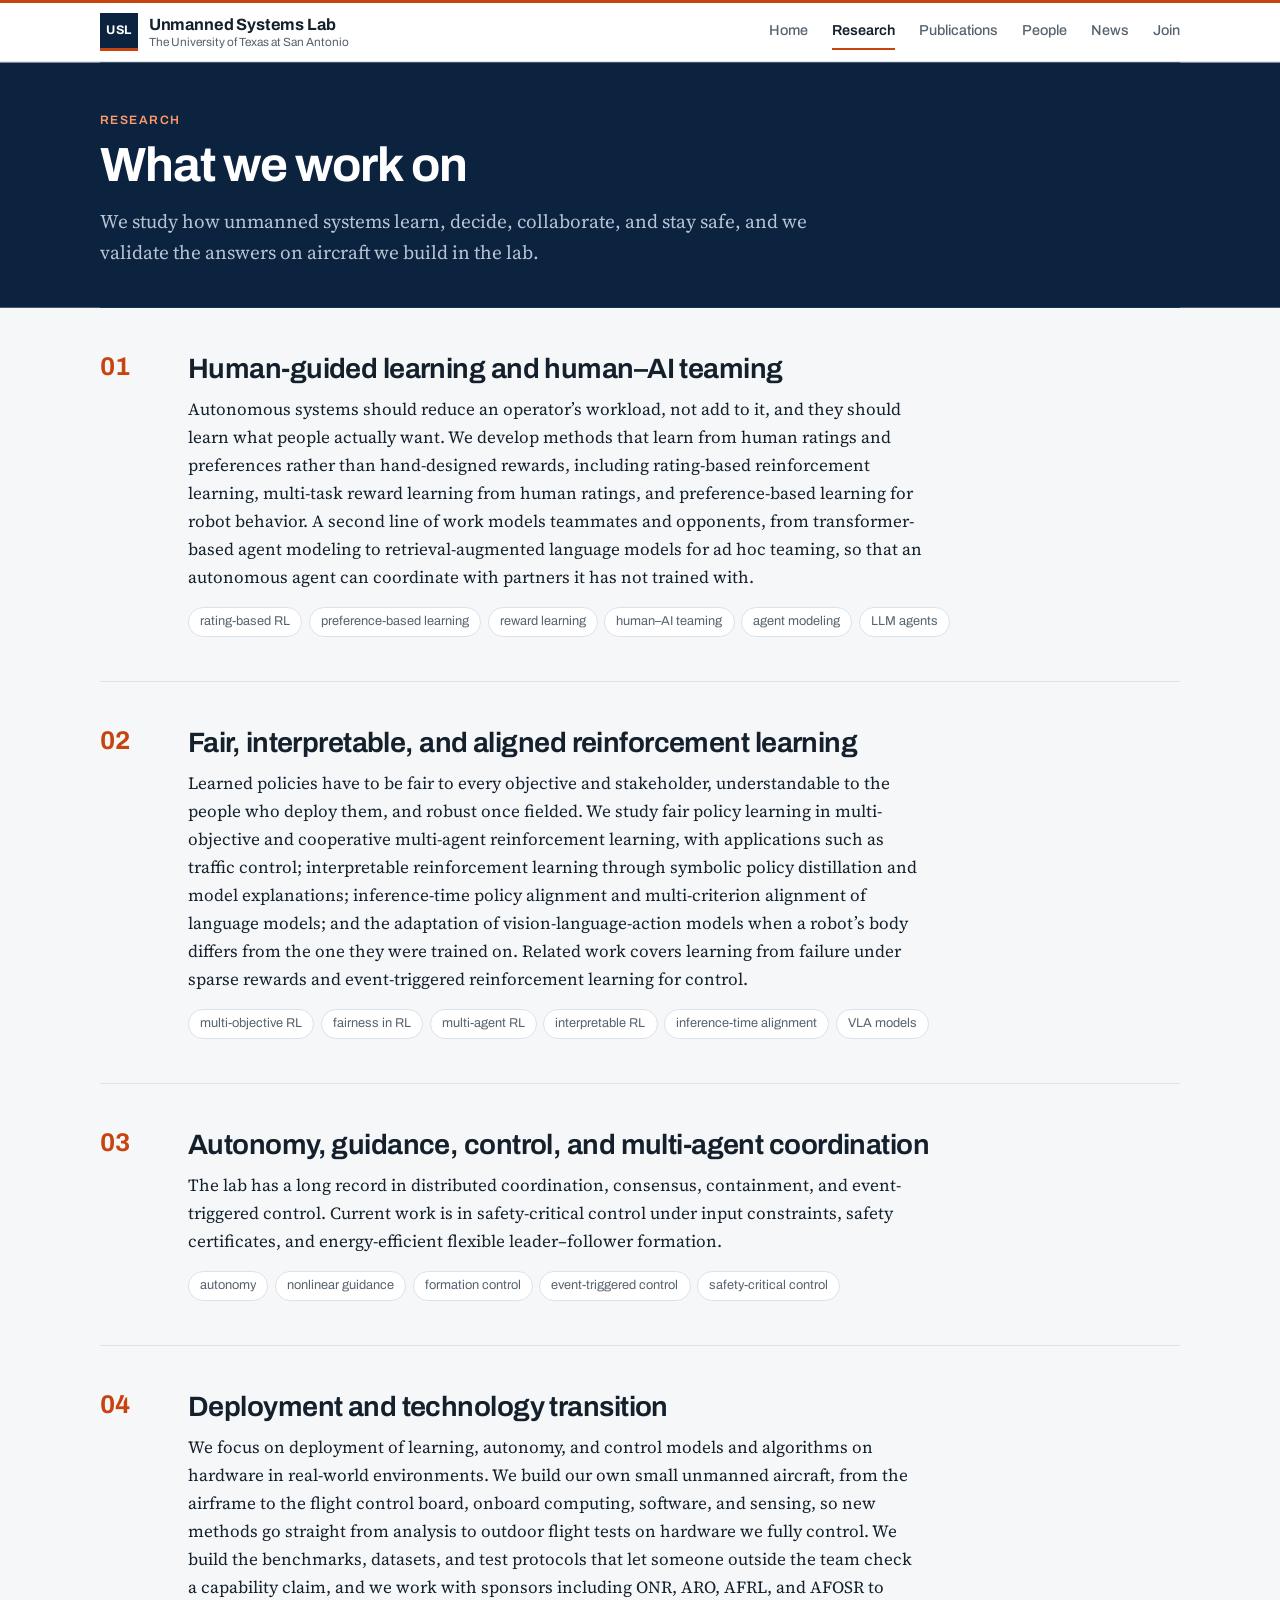
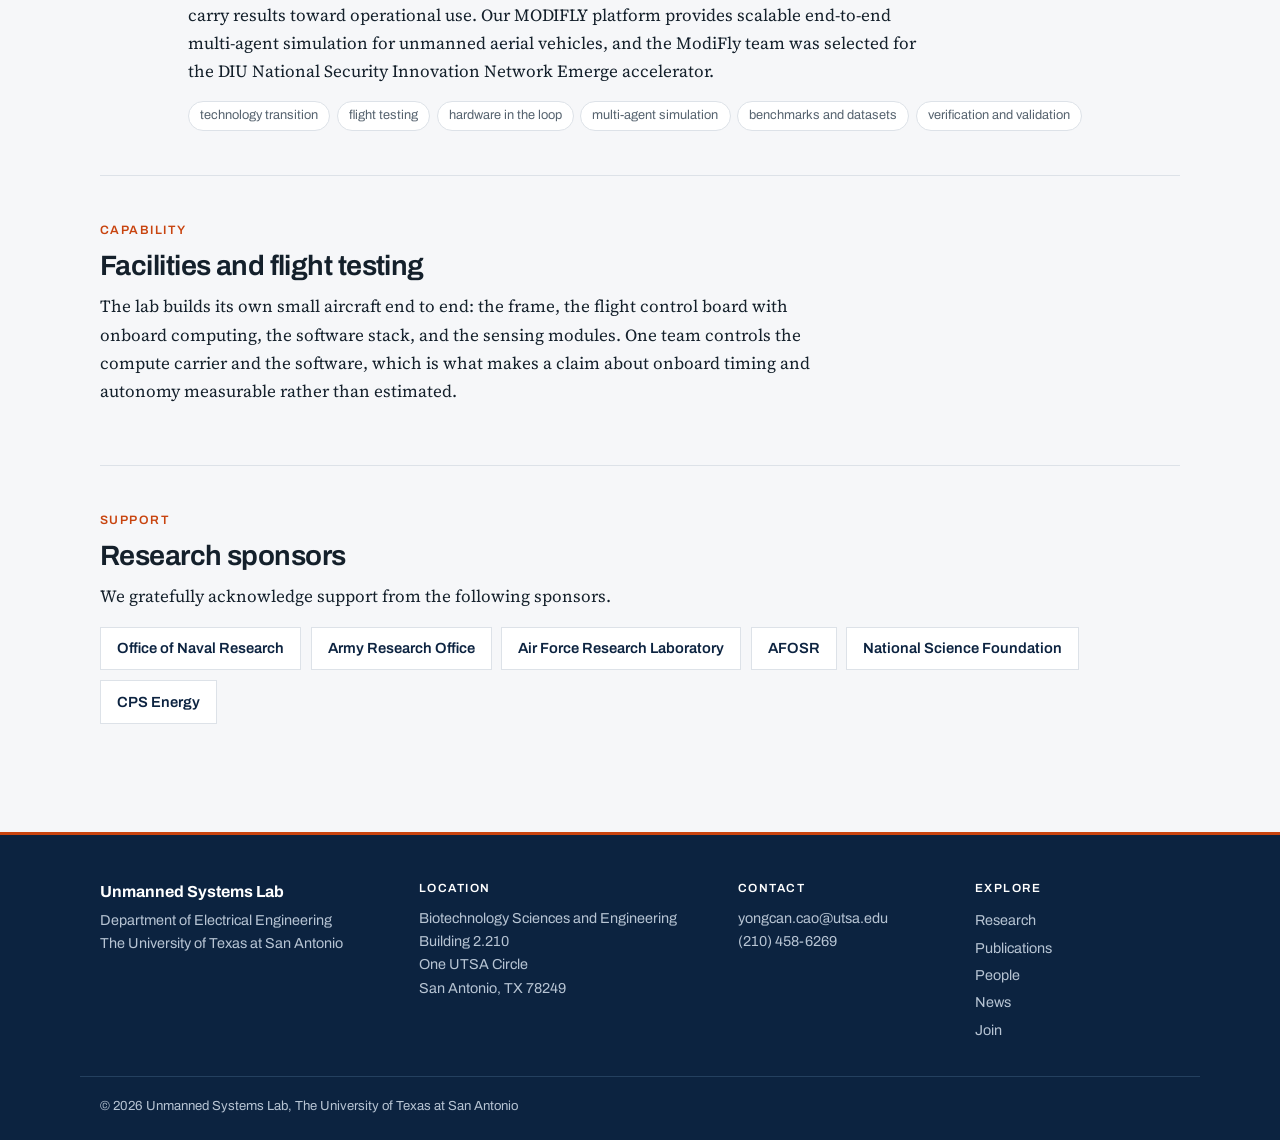
<file: research.html>
<!doctype html>
<html lang="en">
<head>
<meta charset="utf-8">
<meta name="viewport" content="width=device-width, initial-scale=1, viewport-fit=cover">
<title>Research — Unmanned Systems Lab</title>
<meta name="description" content="Research directions of the Unmanned Systems Lab at UT San Antonio.">
<meta name="theme-color" content="#0C2340">
<link rel="icon" href="data:image/svg+xml,%3Csvg xmlns='http://www.w3.org/2000/svg' viewBox='0 0 32 32'%3E%3Crect width='32' height='32' fill='%230C2340'/%3E%3Crect y='28' width='32' height='4' fill='%23C8440F'/%3E%3Ctext x='16' y='21' font-family='Arial' font-weight='700' font-size='12' fill='white' text-anchor='middle'%3EUSL%3C/text%3E%3C/svg%3E">
<link rel="preconnect" href="https://fonts.googleapis.com">
<link rel="preconnect" href="https://fonts.gstatic.com" crossorigin>
<link rel="stylesheet" href="https://fonts.googleapis.com/css2?family=Archivo:wght@500;600;700&family=Source+Serif+4:ital,opsz,wght@0,8..60,400;0,8..60,600;1,8..60,400&display=swap">
<link rel="stylesheet" href="style.css">
</head>
<body>
<header class="bar"><div class="bar-in">
<a class="brand" href="index.html"><span class="mark" aria-hidden="true">USL</span><span class="brand-txt"><b>Unmanned Systems Lab</b><small>The University of Texas at San Antonio</small></span></a>
<nav aria-label="Main"><a href="index.html">Home</a><a href="research.html" aria-current="page">Research</a><a href="publications.html">Publications</a><a href="people.html">People</a><a href="news.html">News</a><a href="join.html">Join</a></nav>
</div></header>

<div class="wrap">
<main>
<section class="page-head band">
  <p class="eyebrow">Research</p>
  <h1>What we work on</h1>
  <p class="lede col">We study how unmanned systems learn, decide, collaborate, and stay safe, and we validate the answers on aircraft we build in the lab.</p>
</section>

<section class="topic">
  <span class="num">01</span>
  <div>
  <h2>Human-guided learning and human&ndash;AI teaming</h2>
  <div class="col"><p>Autonomous systems should reduce an operator&rsquo;s workload, not add to it, and they should learn what people actually want. We develop methods that learn from human ratings and preferences rather than hand-designed rewards, including rating-based reinforcement learning, multi-task reward learning from human ratings, and preference-based learning for robot behavior. A second line of work models teammates and opponents, from transformer-based agent modeling to retrieval-augmented language models for ad hoc teaming, so that an autonomous agent can coordinate with partners it has not trained with.</p></div>
  <ul class="tags"><li>rating-based RL</li><li>preference-based learning</li><li>reward learning</li><li>human&ndash;AI teaming</li><li>agent modeling</li><li>LLM agents</li></ul>
  </div>
</section><section class="topic">
  <span class="num">02</span>
  <div>
  <h2>Fair, interpretable, and aligned reinforcement learning</h2>
  <div class="col"><p>Learned policies have to be fair to every objective and stakeholder, understandable to the people who deploy them, and robust once fielded. We study fair policy learning in multi-objective and cooperative multi-agent reinforcement learning, with applications such as traffic control; interpretable reinforcement learning through symbolic policy distillation and model explanations; inference-time policy alignment and multi-criterion alignment of language models; and the adaptation of vision-language-action models when a robot&rsquo;s body differs from the one they were trained on. Related work covers learning from failure under sparse rewards and event-triggered reinforcement learning for control.</p></div>
  <ul class="tags"><li>multi-objective RL</li><li>fairness in RL</li><li>multi-agent RL</li><li>interpretable RL</li><li>inference-time alignment</li><li>VLA models</li></ul>
  </div>
</section><section class="topic">
  <span class="num">03</span>
  <div>
  <h2>Autonomy, guidance, control, and multi-agent coordination</h2>
  <div class="col"><p>The lab has a long record in distributed coordination, consensus, containment, and event-triggered control. Current work is in safety-critical control under input constraints, safety certificates, and energy-efficient flexible leader–follower formation.</p></div>
  <ul class="tags"><li>autonomy</li><li>nonlinear guidance</li><li>formation control</li><li>event-triggered control</li><li>safety-critical control</li></ul>
  </div>
</section><section class="topic">
  <span class="num">04</span>
  <div>
  <h2>Deployment and technology transition</h2>
  <div class="col"><p>We focus on deployment of learning, autonomy, and control models and algorithms on hardware in real-world environments. We build our own small unmanned aircraft, from the airframe to the flight control board, onboard computing, software, and sensing, so new methods go straight from analysis to outdoor flight tests on hardware we fully control. We build the benchmarks, datasets, and test protocols that let someone outside the team check a capability claim, and we work with sponsors including ONR, ARO, AFRL, and AFOSR to carry results toward operational use. Our MODIFLY platform provides scalable end-to-end multi-agent simulation for unmanned aerial vehicles, and the ModiFly team was selected for the DIU National Security Innovation Network Emerge accelerator.</p></div>
  <ul class="tags"><li>technology transition</li><li>flight testing</li><li>hardware in the loop</li><li>multi-agent simulation</li><li>benchmarks and datasets</li><li>verification and validation</li></ul>
  </div>
</section>

<section>
  <p class="eyebrow">Capability</p>
  <h2>Facilities and flight testing</h2>
  <div class="col">
    <p>The lab builds its own small aircraft end to end: the frame, the flight control board with onboard computing, the software stack, and the sensing modules. One team controls the compute carrier and the software, which is what makes a claim about onboard timing and autonomy measurable rather than estimated.</p>
  </div>
</section>

<section>
  <p class="eyebrow">Support</p>
  <h2>Research sponsors</h2>
  <div class="col">
    <p>We gratefully acknowledge support from the following sponsors.</p>
  </div>
  <ul class="sponsors" style="margin-top:1rem"><li>Office of Naval Research</li><li>Army Research Office</li><li>Air Force Research Laboratory</li><li>AFOSR</li><li>National Science Foundation</li><li>CPS Energy</li></ul>
  <div>
  </div>
</section>
</main>
</div>
<footer><div class="wrap foot-grid">
<div><p class="foot-name">Unmanned Systems Lab</p><p>Department of Electrical Engineering<br>The University of Texas at San Antonio</p></div>
<div><p class="foot-h">Location</p><p>Biotechnology Sciences and Engineering Building 2.210<br>One UTSA Circle<br>San Antonio, TX 78249</p></div>
<div><p class="foot-h">Contact</p><p><a href="mailto:yongcan.cao@utsa.edu">yongcan.cao@utsa.edu</a><br><a href="tel:+12104586269">(210) 458-6269</a></p></div>
<div><p class="foot-h">Explore</p><ul class="foot-links"><li><a href="research.html">Research</a></li><li><a href="publications.html">Publications</a></li><li><a href="people.html">People</a></li><li><a href="news.html">News</a></li><li><a href="join.html">Join</a></li></ul></div>
</div><div class="wrap foot-base"><p>&copy; 2026 Unmanned Systems Lab, The University of Texas at San Antonio</p></div></footer>
</body>
</html>
</file>
<file: style.css>
/* Layout: navy institutional header bands over a light reading column; prose in serif,
   headings and interface text in a grotesque. Hairline rules and flat bordered cards. */
:root {
  --bg: #F6F7F9;
  --surface: #FFFFFF;
  --fg: #14202B;
  --muted: #56636F;
  --rule: #DDE2E8;
  --accent: #C8440F;
  --deep: #0C2340;
  --band: #0C2340;
  --band-fg: #FFFFFF;
  --band-muted: #B7C4D3;
  --band-rule: #24405F;
  --font-display: "Archivo", "Helvetica Neue", Arial, sans-serif;
  --font-body: "Source Serif 4", Georgia, "Times New Roman", serif;
  --max: 70rem;
}
@media (prefers-color-scheme: dark) {
  :root:not([data-theme="light"]) {
    --bg: #0D1117;
    --surface: #141B24;
    --fg: #E7EDF3;
    --muted: #97A4B1;
    --rule: #26313E;
    --accent: #FF8355;
    --deep: #A9C3DE;
    --band: #0A1A2E;
    --band-rule: #1F3550;
    color-scheme: dark;
  }
}
:root[data-theme="dark"] {
  --bg: #0D1117;
  --surface: #141B24;
  --fg: #E7EDF3;
  --muted: #97A4B1;
  --rule: #26313E;
  --accent: #FF8355;
  --deep: #A9C3DE;
  --band: #0A1A2E;
  --band-rule: #1F3550;
  color-scheme: dark;
}

* { box-sizing: border-box; }
html { scroll-padding-top: 5rem; }
body {
  margin: 0;
  background: var(--bg);
  color: var(--fg);
  font-family: var(--font-body);
  font-size: 1.0625rem;
  line-height: 1.65;
  -webkit-font-smoothing: antialiased;
}
img { max-width: 100%; }
a { color: var(--accent); text-decoration-thickness: 1px; text-underline-offset: 2px; }
a:hover { text-decoration-thickness: 2px; }
a:focus-visible, button:focus-visible, input:focus-visible { outline: 2px solid var(--accent); outline-offset: 3px; }
.vh { position: absolute; width: 1px; height: 1px; overflow: hidden; clip: rect(0 0 0 0); white-space: nowrap; }

/* ---- top bar ---- */
.bar {
  position: sticky;
  top: 0;
  z-index: 20;
  background: var(--surface);
  border-top: 3px solid var(--accent);
  border-bottom: 1px solid var(--rule);
  padding-top: env(safe-area-inset-top, 0px);
}
.bar-in {
  max-width: var(--max); margin: 0 auto;
  padding: 0.65rem 1.25rem;
  display: flex; flex-wrap: wrap; align-items: center; gap: 0.5rem 2rem;
}
.brand {
  display: flex; align-items: center; gap: 0.7rem;
  color: var(--fg); text-decoration: none; margin-right: auto;
}
.brand .mark {
  display: grid; place-items: center; flex: none;
  width: 2.35rem; height: 2.35rem;
  background: var(--band); color: var(--band-fg);
  font-family: var(--font-display); font-weight: 700; font-size: 0.78rem; letter-spacing: 0.04em;
  border-bottom: 3px solid var(--accent);
}
.brand-txt { display: flex; flex-direction: column; line-height: 1.2; }
.brand-txt b { font-family: var(--font-display); font-weight: 700; font-size: 1.02rem; letter-spacing: -0.01em; }
.brand-txt small { font-family: var(--font-display); font-size: 0.74rem; color: var(--muted); }
.bar nav { display: flex; flex-wrap: wrap; gap: 0.25rem 1.5rem; }
.bar nav a {
  font-family: var(--font-display); font-size: 0.9rem; font-weight: 500;
  color: var(--muted); text-decoration: none;
  padding-block: 0.3rem; border-bottom: 2px solid transparent;
}
.bar nav a:hover { color: var(--fg); }
.bar nav a[aria-current="page"] { color: var(--fg); font-weight: 600; border-bottom-color: var(--accent); }
@media (max-width: 40rem) {
  .brand-txt small { display: none; }
  .bar nav { width: 100%; gap: 0.1rem 1.1rem; }
  .bar nav a { font-size: 0.86rem; }
}

/* ---- shell ---- */
.wrap { max-width: var(--max); margin: 0 auto; padding-inline: 1.25rem; }
.col { max-width: 46rem; }
main { padding-block: 0 1rem; }
section { padding-block: 2.75rem; border-top: 1px solid var(--rule); }

/* Full-bleed navy band without horizontal overflow: the shadow paints the gutters, clip-path trims it vertically. */
.band {
  background: var(--band); color: var(--band-fg);
  box-shadow: 0 0 0 100vmax var(--band); clip-path: inset(0 -100vmax);
  border-top: 0;
}
.band + section { border-top: 0; }
.band .eyebrow { color: #FF9A6B; }
.band .lede, .band p { color: var(--band-muted); }
.band a:not(.btn) { color: var(--band-fg); }

/* ---- type ---- */
h1, h2, h3 { font-family: var(--font-display); text-wrap: balance; letter-spacing: -0.02em; margin: 0 0 0.6rem; }
h1 { font-size: clamp(2rem, 5vw, 3rem); line-height: 1.08; font-weight: 700; }
h2 { font-size: clamp(1.35rem, 3vw, 1.75rem); line-height: 1.2; font-weight: 650; }
h3 { font-size: 1.08rem; font-weight: 650; line-height: 1.3; }
p { margin: 0 0 1rem; }
.lede { font-size: 1.2rem; line-height: 1.6; }
.eyebrow {
  font-family: var(--font-display); font-size: 0.76rem; font-weight: 600; letter-spacing: 0.12em;
  text-transform: uppercase; color: var(--accent); margin: 0 0 0.6rem;
}
.muted { color: var(--muted); }
.small { font-size: 0.94rem; }
.sec-head { display: flex; flex-wrap: wrap; align-items: baseline; justify-content: space-between; gap: 0.5rem 1.5rem; margin-bottom: 1.5rem; }
.sec-head h2 { margin: 0; }
.more { font-family: var(--font-display); font-size: 0.92rem; font-weight: 600; text-decoration: none; }
.more:hover { text-decoration: underline; }

/* ---- hero + page heads ---- */
.hero { padding-block: 4.5rem 3.5rem; }
.hero h1 { font-size: clamp(2.3rem, 6vw, 3.6rem); max-width: 16ch; }
.hero .lede { max-width: 58ch; margin-top: 1.25rem; font-size: 1.22rem; }
.page-head { padding-block: 3rem 2.5rem; }
.page-head h1 { margin-bottom: 0.4rem; }
.page-head .lede { margin: 0.9rem 0 0; }

/* ---- stats ---- */
.stats {
  display: grid; grid-template-columns: repeat(auto-fit, minmax(11rem, 1fr)); gap: 1.25rem 2rem;
  margin-top: 3rem; padding-top: 1.75rem; border-top: 1px solid var(--band-rule);
}
.stat { min-width: 0; }
.stat b {
  display: block; font-family: var(--font-display); font-weight: 700;
  font-size: 2rem; line-height: 1.1; font-variant-numeric: tabular-nums; color: var(--band-fg);
}
.stat span { display: block; margin-top: 0.3rem; font-family: var(--font-display); font-size: 0.86rem; line-height: 1.4; color: var(--band-muted); }

/* ---- research cards ---- */
.grid2 { display: grid; grid-template-columns: repeat(2, minmax(0, 1fr)); gap: 1.25rem; }
@media (max-width: 44rem) { .grid2 { grid-template-columns: 1fr; } }
.thrust {
  min-width: 0; background: var(--surface); border: 1px solid var(--rule); border-top: 3px solid var(--deep);
  padding: 1.4rem 1.5rem 0.6rem;
}
.thrust h3 { margin-bottom: 0.5rem; }
.num {
  font-family: var(--font-display); font-size: 0.8rem; font-weight: 700; color: var(--accent);
  letter-spacing: 0.08em; display: block; margin: 0 0 0.4rem;
}

/* ---- research page sections ---- */
.topic { display: grid; grid-template-columns: 4rem minmax(0, 1fr); gap: 0 1.5rem; }
.topic .num { font-size: 1.6rem; letter-spacing: 0; line-height: 1.2; }
@media (max-width: 40rem) { .topic { grid-template-columns: 1fr; } }

/* ---- lists ---- */
ul.plain { list-style: none; margin: 0; padding: 0; }
.news-list { background: var(--surface); border: 1px solid var(--rule); padding: 0.4rem 1.5rem; }
.news-item { display: grid; grid-template-columns: 8.5rem 1fr; gap: 0 1.5rem; padding-block: 0.85rem; border-top: 1px solid var(--rule); }
.news-item:first-child { border-top: 0; }
.news-item time {
  font-family: var(--font-display); font-size: 0.84rem; font-weight: 600; color: var(--muted);
  padding-top: 0.2rem; font-variant-numeric: tabular-nums;
}
.news-item p { margin: 0; font-size: 1rem; min-width: 0; }
@media (max-width: 34rem) {
  .news-list { padding-inline: 1rem; }
  .news-item { grid-template-columns: 1fr; gap: 0.15rem; }
}

.pubtools { display: flex; flex-wrap: wrap; align-items: center; gap: 0.75rem 1.25rem; margin-top: 1.75rem; }
.srch { flex: 1 1 22rem; max-width: 34rem; }
.srch input {
  width: 100%; font: inherit; font-family: var(--font-display); font-size: 0.95rem;
  color: var(--fg); background: var(--surface);
  border: 1px solid var(--rule); border-radius: 2px; padding: 0.65rem 0.85rem;
}
.srch input:focus { border-color: var(--accent); outline: none; box-shadow: 0 0 0 3px color-mix(in srgb, var(--accent) 20%, transparent); }
.pubtools p { margin: 0; }
.cnt {
  display: inline-block; vertical-align: middle; margin-left: 0.4rem;
  font-size: 0.8rem; font-weight: 600; letter-spacing: 0; color: var(--muted);
  border: 1px solid var(--rule); border-radius: 999px; padding: 0.05rem 0.55rem;
}
.yblock { display: grid; grid-template-columns: 5rem minmax(0, 1fr); gap: 0 1.5rem; padding-block: 0.75rem; border-top: 1px solid var(--rule); }
.yblock:first-child { border-top: 0; }
.yhead { font-size: 1rem; color: var(--deep); padding-top: 0.55rem; margin: 0; font-variant-numeric: tabular-nums; }
.yblock .pub { grid-column: 2; }
.yblock .pub:first-of-type { border-top: 0; }
@media (max-width: 34rem) { .yblock { grid-template-columns: 1fr; } .yblock .pub { grid-column: 1; } }

.pub { padding-block: 0.55rem; border-top: 1px solid var(--rule); font-size: 0.98rem; min-width: 0; }
.pub .venue { font-style: italic; }
.pub.hl { background: color-mix(in srgb, var(--accent) 7%, var(--surface)); border-left: 3px solid var(--accent); padding-inline: 0.9rem; }
.award {
  display: inline-block; margin-left: 0.35rem; vertical-align: 0.1em;
  font-family: var(--font-display); font-size: 0.74rem; font-weight: 600; letter-spacing: 0.02em;
  color: #FFFFFF; background: var(--accent); border-radius: 2px; padding: 0.1rem 0.5rem; white-space: nowrap;
}
:root[data-theme="dark"] .award { color: #0D1117; }
@media (prefers-color-scheme: dark) { :root:not([data-theme="light"]) .award { color: #0D1117; } }

.people { display: grid; grid-template-columns: repeat(auto-fill, minmax(min(14rem, 40%), 1fr)); gap: 0.75rem; }
.person { min-width: 0; background: var(--surface); border: 1px solid var(--rule); padding: 0.9rem 1rem; }
.person b { font-family: var(--font-display); font-weight: 600; font-size: 1rem; display: block; }
.person span { font-family: var(--font-display); font-size: 0.84rem; color: var(--muted); }

table { border-collapse: collapse; width: 100%; font-size: 0.96rem; background: var(--surface); border: 1px solid var(--rule); }
.scroll { overflow-x: auto; }
th, td { text-align: left; padding: 0.6rem 1rem; border-bottom: 1px solid var(--rule); vertical-align: top; }
th { font-family: var(--font-display); font-size: 0.76rem; letter-spacing: 0.08em; text-transform: uppercase; color: var(--muted); font-weight: 600; background: var(--bg); }
td.yr { font-family: var(--font-display); font-size: 0.88rem; color: var(--muted); white-space: nowrap; font-variant-numeric: tabular-nums; }

/* ---- sponsors ---- */
.sponsors { display: flex; flex-wrap: wrap; gap: 0.6rem; margin: 0; padding: 0; list-style: none; }
.sponsors li {
  font-family: var(--font-display); font-weight: 600; font-size: 0.92rem; color: var(--deep);
  background: var(--surface); border: 1px solid var(--rule); padding: 0.55rem 1rem;
}

/* ---- callout + buttons ---- */
.callout { background: var(--surface); border: 1px solid var(--rule); border-left: 3px solid var(--accent); padding: 1.25rem 1.4rem; }
.callout :last-child { margin-bottom: 0; }
.btn {
  display: inline-block; font-family: var(--font-display); font-weight: 600; font-size: 0.95rem;
  background: var(--accent); color: #FFFFFF; text-decoration: none;
  padding: 0.7rem 1.3rem; border: 1px solid var(--accent); border-radius: 2px;
}
.btn:hover { background: color-mix(in srgb, var(--accent) 85%, #000); }
.btn.ghost { background: transparent; color: var(--band-fg); border-color: #5A7594; }
.btn.ghost:hover { border-color: var(--band-fg); }
.btns { display: flex; flex-wrap: wrap; gap: 0.75rem; margin-top: 2rem; }

.tags { display: flex; flex-wrap: wrap; gap: 0.4rem; margin: 0.9rem 0 0; padding: 0; list-style: none; }
.tags li {
  font-family: var(--font-display); font-size: 0.8rem;
  background: var(--surface); border: 1px solid var(--rule); border-radius: 999px; padding: 0.2rem 0.7rem; color: var(--muted);
}

.todo { border: 1px dashed var(--accent); padding: 0.55rem 0.8rem; font-family: var(--font-display); font-size: 0.82rem; color: var(--accent); margin-block: 0.9rem; }

/* ---- footer ---- */
footer { background: var(--band); color: var(--band-muted); margin-top: 3rem; border-top: 3px solid var(--accent); font-family: var(--font-display); }
.foot-grid { display: grid; grid-template-columns: 1.4fr 1.4fr 1fr 1fr; gap: 2rem; padding-block: 2.75rem 2rem; }
@media (max-width: 52rem) { .foot-grid { grid-template-columns: 1fr 1fr; } }
@media (max-width: 30rem) { .foot-grid { grid-template-columns: 1fr; } }
footer p { font-size: 0.9rem; line-height: 1.6; margin: 0 0 0.3rem; }
footer a { color: var(--band-muted); text-decoration: none; }
footer a:hover { color: var(--band-fg); text-decoration: underline; }
.foot-name { color: var(--band-fg); font-weight: 700; font-size: 1rem; }
.foot-h { color: var(--band-fg); font-size: 0.74rem; font-weight: 600; letter-spacing: 0.12em; text-transform: uppercase; margin-bottom: 0.6rem; }
.foot-links { list-style: none; margin: 0; padding: 0; font-size: 0.9rem; line-height: 1.9; }
.foot-base { border-top: 1px solid var(--band-rule); padding-block: 1.1rem 1.5rem; }
.foot-base p { font-size: 0.82rem; margin: 0; }

@media (prefers-reduced-motion: reduce) { * { animation: none !important; transition: none !important; } }
</file>
